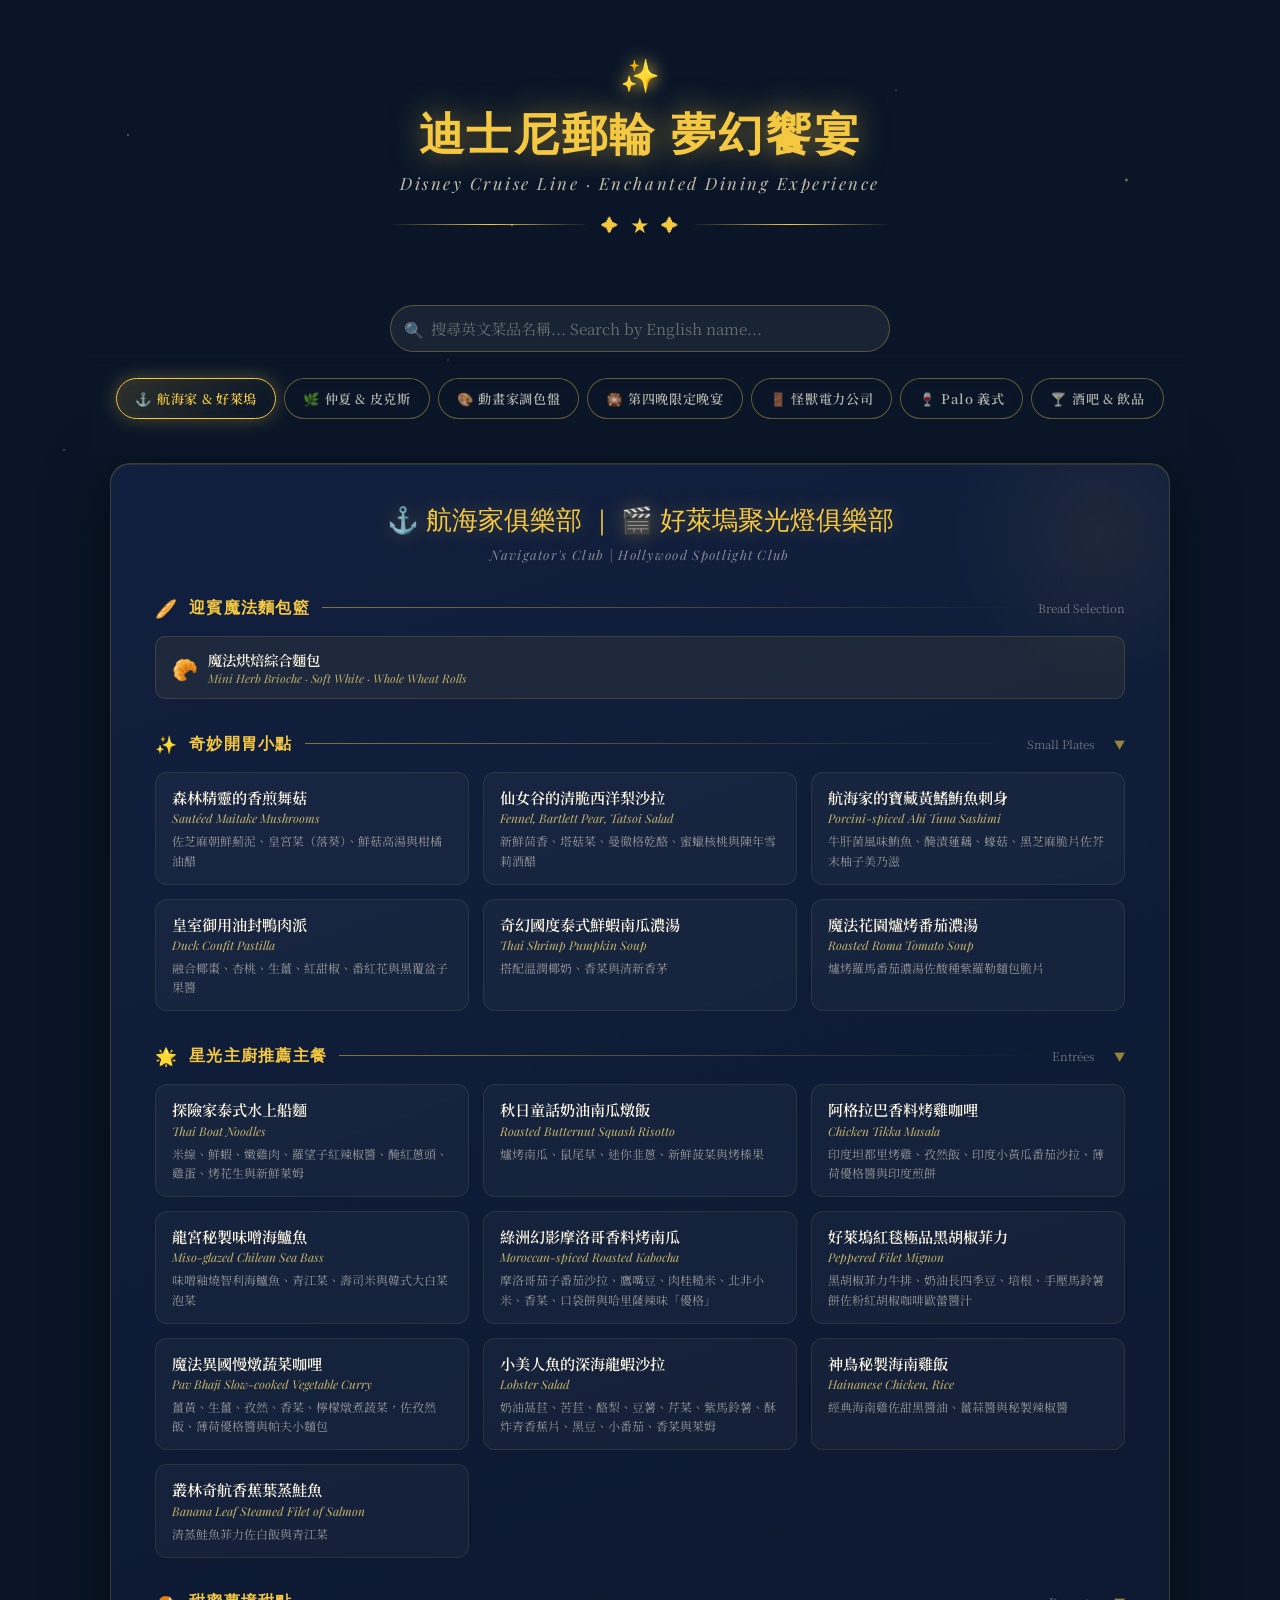
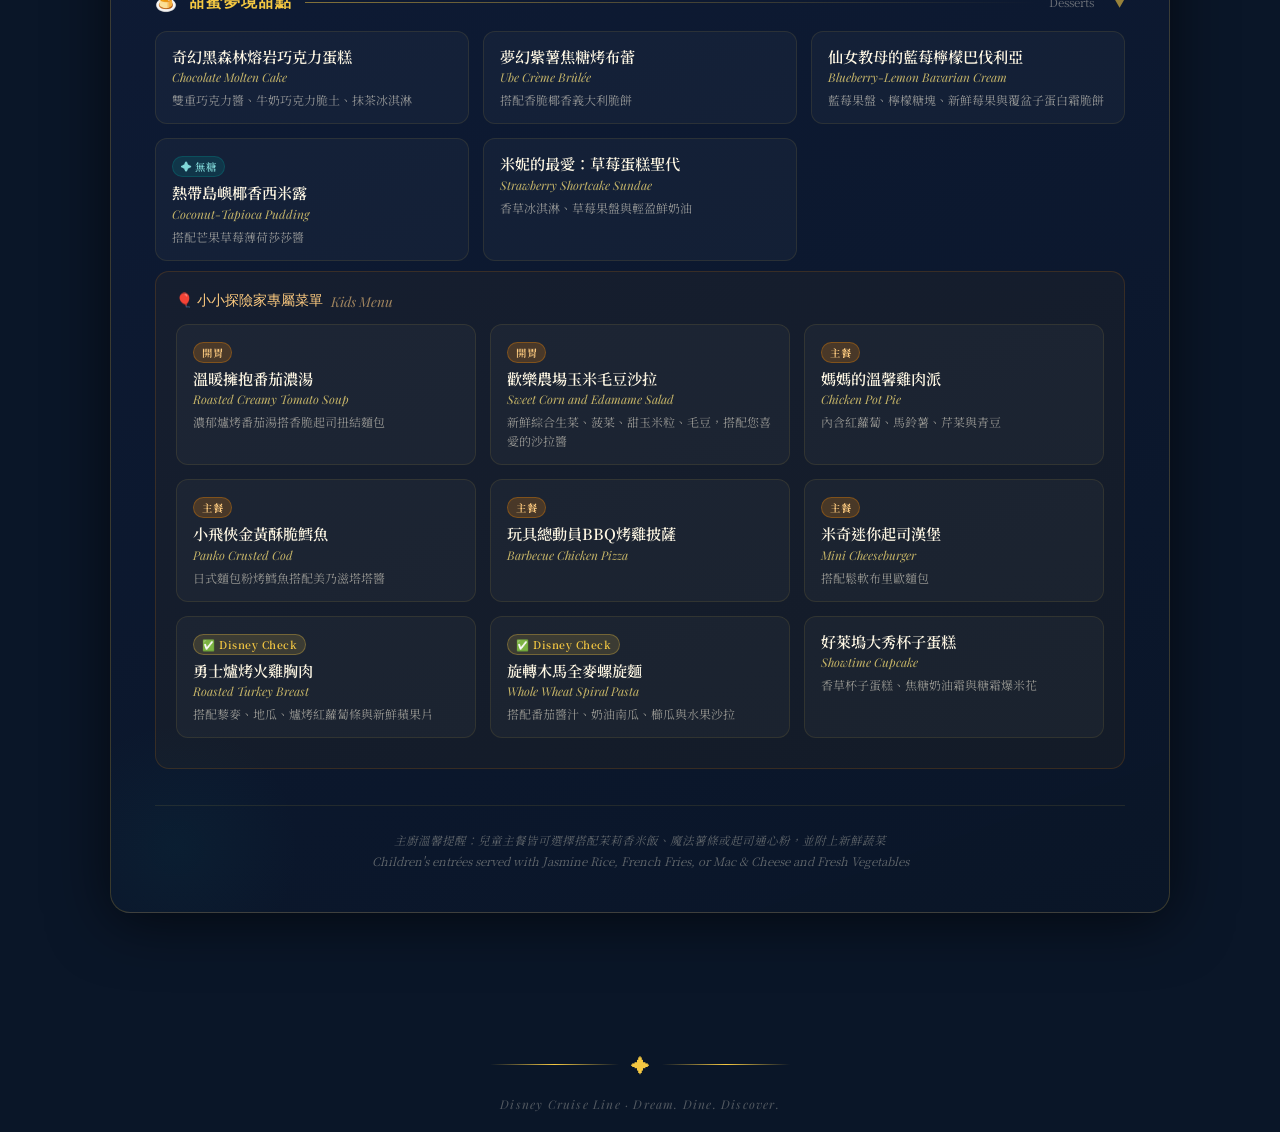
<file: index.html>
<!DOCTYPE html>
<html lang="zh-TW">
<head>
<meta charset="UTF-8">
<meta name="viewport" content="width=device-width, initial-scale=1.0">
<title>迪士尼郵輪 夢幻饗宴菜單</title>
<link href="https://fonts.googleapis.com/css2?family=Cinzel+Decorative:wght@400;700;900&family=Playfair+Display:ital,wght@0,400;0,600;1,400&family=Noto+Serif+TC:wght@300;400;600&display=swap" rel="stylesheet">
<style>
  :root {
    --gold: #F5C842;
    --gold-light: #FFE57A;
    --gold-dark: #C9932A;
    --navy: #0A1628;
    --navy-mid: #122040;
    --navy-light: #1A3060;
    --cream: #FDF6E3;
    --cream-dark: #F0E6C8;
    --red: #C8102E;
    --teal: #008B8B;
    --star: #FFD700;
  }

  * { margin: 0; padding: 0; box-sizing: border-box; }

  body {
    font-family: 'Noto Serif TC', serif;
    background: var(--navy);
    color: var(--cream);
    min-height: 100vh;
    overflow-x: hidden;
  }

  /* Starfield background */
  body::before {
    content: '';
    position: fixed;
    inset: 0;
    background-image:
      radial-gradient(1px 1px at 10% 15%, rgba(255,255,255,0.8) 0%, transparent 100%),
      radial-gradient(1px 1px at 25% 60%, rgba(255,255,255,0.6) 0%, transparent 100%),
      radial-gradient(1.5px 1.5px at 40% 25%, rgba(255,220,100,0.9) 0%, transparent 100%),
      radial-gradient(1px 1px at 55% 80%, rgba(255,255,255,0.7) 0%, transparent 100%),
      radial-gradient(1px 1px at 70% 10%, rgba(255,255,255,0.5) 0%, transparent 100%),
      radial-gradient(1.5px 1.5px at 80% 45%, rgba(255,220,100,0.8) 0%, transparent 100%),
      radial-gradient(1px 1px at 90% 70%, rgba(255,255,255,0.6) 0%, transparent 100%),
      radial-gradient(1px 1px at 15% 85%, rgba(255,255,255,0.4) 0%, transparent 100%),
      radial-gradient(1px 1px at 60% 50%, rgba(255,255,255,0.5) 0%, transparent 100%),
      radial-gradient(1px 1px at 35% 40%, rgba(255,255,255,0.7) 0%, transparent 100%),
      radial-gradient(1px 1px at 75% 90%, rgba(255,255,255,0.3) 0%, transparent 100%),
      radial-gradient(1px 1px at 5% 50%, rgba(255,255,255,0.6) 0%, transparent 100%),
      radial-gradient(2px 2px at 88% 20%, rgba(255,220,100,0.7) 0%, transparent 100%),
      radial-gradient(1px 1px at 48% 95%, rgba(255,255,255,0.4) 0%, transparent 100%);
    pointer-events: none;
    z-index: 0;
    animation: twinkle 6s ease-in-out infinite alternate;
  }

  @keyframes twinkle {
    0% { opacity: 0.6; }
    100% { opacity: 1; }
  }

  .page-wrapper {
    position: relative;
    z-index: 1;
    max-width: 1100px;
    margin: 0 auto;
    padding: 0 20px 60px;
  }

  /* ===== HEADER ===== */
  .site-header {
    text-align: center;
    padding: 50px 20px 30px;
    position: relative;
  }

  .magic-wand {
    font-size: 2rem;
    display: inline-block;
    animation: wand-sparkle 2s ease-in-out infinite;
    filter: drop-shadow(0 0 8px var(--gold));
  }

  @keyframes wand-sparkle {
    0%, 100% { transform: rotate(-10deg) scale(1); filter: drop-shadow(0 0 8px var(--gold)); }
    50% { transform: rotate(10deg) scale(1.15); filter: drop-shadow(0 0 18px var(--gold-light)); }
  }

  .site-header h1 {
    font-family: 'Cinzel Decorative', serif;
    font-size: clamp(1.6rem, 4vw, 2.8rem);
    color: var(--gold);
    text-shadow: 0 0 30px rgba(245,200,66,0.5), 2px 2px 0 var(--navy);
    letter-spacing: 0.06em;
    margin: 12px 0 6px;
    line-height: 1.3;
  }

  .site-header .subtitle {
    font-family: 'Playfair Display', serif;
    font-style: italic;
    color: var(--cream-dark);
    font-size: clamp(0.85rem, 2vw, 1.05rem);
    letter-spacing: 0.15em;
    opacity: 0.8;
  }

  .golden-divider {
    display: flex;
    align-items: center;
    gap: 12px;
    justify-content: center;
    margin: 18px auto;
    max-width: 500px;
  }

  .golden-divider span.line {
    flex: 1;
    height: 1px;
    background: linear-gradient(90deg, transparent, var(--gold), transparent);
  }

  .golden-divider span.star {
    color: var(--gold);
    font-size: 1.1rem;
    animation: spin-star 8s linear infinite;
  }

  @keyframes spin-star {
    from { transform: rotate(0deg); }
    to { transform: rotate(360deg); }
  }

  /* ===== TABS ===== */
  .tabs-nav {
    display: flex;
    justify-content: center;
    gap: 8px;
    flex-wrap: wrap;
    margin-bottom: 30px;
  }

  .tab-btn {
    font-family: 'Noto Serif TC', serif;
    font-size: 0.82rem;
    font-weight: 600;
    letter-spacing: 0.05em;
    padding: 10px 18px;
    border: 1.5px solid rgba(245,200,66,0.4);
    border-radius: 40px;
    background: rgba(10,22,40,0.7);
    color: rgba(253,246,227,0.7);
    cursor: pointer;
    transition: all 0.35s ease;
    backdrop-filter: blur(6px);
    position: relative;
    overflow: hidden;
  }

  .tab-btn::before {
    content: '';
    position: absolute;
    inset: 0;
    background: linear-gradient(135deg, rgba(245,200,66,0.15), transparent);
    opacity: 0;
    transition: opacity 0.35s;
  }

  .tab-btn:hover::before,
  .tab-btn.active::before { opacity: 1; }

  .tab-btn.active {
    border-color: var(--gold);
    color: var(--gold);
    box-shadow: 0 0 18px rgba(245,200,66,0.3), inset 0 0 12px rgba(245,200,66,0.05);
  }

  .tab-btn .tab-icon { margin-right: 5px; }

  /* ===== PANEL ===== */
  .tab-panel {
    display: none;
    animation: fadeInPanel 0.5s ease forwards;
  }

  .tab-panel.active { display: block; }

  @keyframes fadeInPanel {
    from { opacity: 0; transform: translateY(12px); }
    to { opacity: 1; transform: translateY(0); }
  }

  /* ===== MENU CARD ===== */
  .menu-card {
    background: linear-gradient(160deg, rgba(18,32,64,0.95) 0%, rgba(10,22,40,0.98) 100%);
    border: 1px solid rgba(245,200,66,0.2);
    border-radius: 20px;
    padding: 40px 44px;
    box-shadow: 0 8px 60px rgba(0,0,0,0.6), inset 0 1px 0 rgba(245,200,66,0.1);
    position: relative;
    overflow: hidden;
  }

  .menu-card::before {
    content: '';
    position: absolute;
    top: -80px; right: -80px;
    width: 300px; height: 300px;
    border-radius: 50%;
    background: radial-gradient(circle, rgba(245,200,66,0.06) 0%, transparent 70%);
    pointer-events: none;
  }

  .menu-card::after {
    content: '';
    position: absolute;
    bottom: -60px; left: -60px;
    width: 250px; height: 250px;
    border-radius: 50%;
    background: radial-gradient(circle, rgba(0,139,139,0.06) 0%, transparent 70%);
    pointer-events: none;
  }

  .restaurant-title {
    font-family: 'Cinzel Decorative', serif;
    font-size: clamp(1.1rem, 2.5vw, 1.6rem);
    color: var(--gold);
    text-align: center;
    margin-bottom: 6px;
    line-height: 1.4;
    text-shadow: 0 0 20px rgba(245,200,66,0.3);
  }

  .restaurant-en {
    font-family: 'Playfair Display', serif;
    font-style: italic;
    color: rgba(253,246,227,0.5);
    font-size: 0.82rem;
    text-align: center;
    letter-spacing: 0.1em;
    margin-bottom: 28px;
  }

  /* ===== SECTION HEADERS ===== */
  .section-header {
    display: flex;
    align-items: center;
    gap: 12px;
    margin: 32px 0 16px;
  }

  .section-header h2 {
    font-family: 'Cinzel Decorative', serif;
    font-size: clamp(0.78rem, 1.8vw, 1rem);
    color: var(--gold);
    letter-spacing: 0.08em;
    white-space: nowrap;
  }

  .section-header .sec-line {
    flex: 1;
    height: 1px;
    background: linear-gradient(90deg, rgba(245,200,66,0.5), transparent);
  }

  .section-icon { font-size: 1.1rem; }

  /* ===== MENU ITEMS ===== */
  .menu-grid {
    display: grid;
    grid-template-columns: repeat(auto-fill, minmax(280px, 1fr));
    gap: 14px;
    margin-bottom: 10px;
  }

  .menu-item {
    background: rgba(255,255,255,0.03);
    border: 1px solid rgba(245,200,66,0.1);
    border-radius: 12px;
    padding: 14px 16px;
    transition: all 0.3s ease;
    cursor: default;
  }

  @media (hover: hover) {
    .menu-item:hover {
      background: rgba(245,200,66,0.06);
      border-color: rgba(245,200,66,0.3);
      transform: translateY(-2px);
      box-shadow: 0 6px 20px rgba(0,0,0,0.3);
    }
  }

  .menu-item:active {
    background: rgba(245,200,66,0.08);
    border-color: rgba(245,200,66,0.25);
  }

  .item-name-zh {
    font-size: 0.95rem;
    font-weight: 600;
    color: var(--cream);
    margin-bottom: 2px;
    line-height: 1.4;
  }

  .item-name-en {
    font-family: 'Playfair Display', serif;
    font-style: italic;
    font-size: 0.75rem;
    color: var(--gold-light);
    opacity: 0.75;
    margin-bottom: 5px;
  }

  .item-desc {
    font-size: 0.75rem;
    color: rgba(253,246,227,0.55);
    line-height: 1.6;
  }

  /* Note tags */
  .note-tag {
    display: inline-block;
    font-size: 0.65rem;
    padding: 2px 8px;
    border-radius: 20px;
    margin-bottom: 5px;
    font-weight: 600;
    letter-spacing: 0.05em;
  }

  .note-tag.pork { background: rgba(200,16,46,0.2); color: #ff8098; border: 1px solid rgba(200,16,46,0.3); }
  .note-tag.veg { background: rgba(50,180,80,0.15); color: #90e0a0; border: 1px solid rgba(50,180,80,0.3); }
  .note-tag.no-sugar { background: rgba(0,139,139,0.2); color: #80d8d8; border: 1px solid rgba(0,139,139,0.3); }
  .note-tag.kids { background: rgba(255,140,0,0.2); color: #ffcc80; border: 1px solid rgba(255,140,0,0.3); }
  .note-tag.disney-check { background: rgba(245,200,66,0.15); color: var(--gold); border: 1px solid rgba(245,200,66,0.3); }

  /* Bread section special */
  .bread-row {
    display: flex;
    align-items: center;
    gap: 10px;
    background: rgba(245,200,66,0.06);
    border: 1px solid rgba(245,200,66,0.15);
    border-radius: 10px;
    padding: 12px 16px;
    margin-bottom: 6px;
  }

  .bread-icon { font-size: 1.3rem; }

  .bread-info .name { font-size: 0.9rem; font-weight: 600; color: var(--cream); }
  .bread-info .en { font-family: 'Playfair Display', serif; font-style: italic; font-size: 0.73rem; color: var(--gold-light); opacity: 0.7; }

  /* Kids section */
  .kids-section {
    background: rgba(255,140,0,0.04);
    border: 1px solid rgba(255,140,0,0.15);
    border-radius: 14px;
    padding: 20px;
    margin-top: 10px;
  }

  .kids-header {
    font-family: 'Cinzel Decorative', serif;
    font-size: 0.85rem;
    color: #ffcc80;
    margin-bottom: 14px;
    display: flex;
    align-items: center;
    gap: 8px;
  }

  /* Footer note */
  .menu-footer {
    text-align: center;
    margin-top: 36px;
    padding-top: 24px;
    border-top: 1px solid rgba(245,200,66,0.1);
  }

  .menu-footer p {
    font-size: 0.72rem;
    color: rgba(253,246,227,0.35);
    line-height: 1.8;
    font-style: italic;
  }

  /* Collapsible sections */
  .section-toggle {
    cursor: pointer;
    -webkit-tap-highlight-color: transparent;
    user-select: none;
  }

  .section-toggle .toggle-arrow {
    font-size: 0.7rem;
    color: var(--gold);
    opacity: 0.6;
    transition: transform 0.3s ease;
    margin-left: auto;
    padding-left: 8px;
  }

  .section-toggle.collapsed .toggle-arrow {
    transform: rotate(-90deg);
  }

  .section-content {
    max-height: 5000px;
    overflow: hidden;
    transition: max-height 0.4s ease, opacity 0.3s ease;
    opacity: 1;
  }

  .section-content.collapsed {
    max-height: 0;
    opacity: 0;
  }

  /* Back to top button */
  .back-to-top {
    display: none;
    position: fixed;
    bottom: 24px;
    right: 20px;
    z-index: 200;
    width: 44px;
    height: 44px;
    border-radius: 50%;
    border: 1.5px solid rgba(245,200,66,0.5);
    background: rgba(10,22,40,0.9);
    color: var(--gold);
    font-size: 1.2rem;
    cursor: pointer;
    backdrop-filter: blur(8px);
    box-shadow: 0 4px 16px rgba(0,0,0,0.4);
    transition: all 0.3s ease;
    align-items: center;
    justify-content: center;
  }

  .back-to-top.visible {
    display: flex;
  }

  /* Sticky tabs for mobile */
  .tabs-nav-wrapper {
    position: sticky;
    top: 0;
    z-index: 100;
    background: linear-gradient(180deg, var(--navy) 0%, var(--navy) 85%, transparent 100%);
    padding: 10px 0 14px;
    margin: 0 -20px;
    padding-left: 20px;
    padding-right: 20px;
  }

  /* Responsive */
  @media (max-width: 600px) {
    html { font-size: 16px; -webkit-text-size-adjust: 100%; }

    .page-wrapper { padding: 0 10px 40px; }

    .site-header { padding: 24px 10px 14px; }
    .site-header h1 { font-size: 1.35rem; }
    .site-header .subtitle { font-size: 0.78rem; letter-spacing: 0.08em; }
    .golden-divider { margin: 10px auto; }

    .tabs-nav-wrapper {
      margin: 0 -10px;
      padding: 8px 0 10px;
      overflow-x: auto;
      -webkit-overflow-scrolling: touch;
      scrollbar-width: none;
    }
    .tabs-nav-wrapper::-webkit-scrollbar { display: none; }

    .tabs-nav {
      flex-wrap: nowrap;
      justify-content: flex-start;
      gap: 8px;
      padding: 0 10px;
      min-width: max-content;
    }

    .tab-btn {
      font-size: 0.82rem;
      padding: 10px 16px;
      white-space: nowrap;
      min-height: 44px;
      display: flex;
      align-items: center;
    }

    .menu-card {
      padding: 18px 12px;
      border-radius: 14px;
      border: none;
      box-shadow: 0 4px 30px rgba(0,0,0,0.4);
    }

    .menu-grid { grid-template-columns: 1fr; gap: 8px; }

    .menu-item {
      padding: 12px 14px;
      border-radius: 10px;
    }
    .item-name-zh { font-size: 1rem; margin-bottom: 1px; }
    .item-name-en { font-size: 0.78rem; margin-bottom: 4px; }
    .item-desc { font-size: 0.8rem; line-height: 1.7; color: rgba(253,246,227,0.6); }

    .restaurant-title { font-size: 1.05rem; margin-bottom: 4px; }
    .restaurant-en { font-size: 0.75rem; margin-bottom: 20px; }

    .section-header {
      margin: 24px 0 12px;
      padding: 8px 0;
      border-bottom: 1px solid rgba(245,200,66,0.15);
    }
    .section-header h2 { font-size: 0.88rem; }
    .section-header .sec-line { display: none; }
    .section-header small:not(.price-tag) { display: none; }

    .bread-row { padding: 10px 12px; }
    .kids-section { padding: 14px 10px; border-radius: 10px; }
    .kids-header { font-size: 0.9rem; }

    .note-tag { font-size: 0.68rem; padding: 3px 10px; }

    .menu-footer { margin-top: 24px; padding-top: 16px; }
    .menu-footer p { font-size: 0.78rem; }

    .back-to-top { bottom: 20px; right: 16px; }
  }

  /* Sparkle animation on hover for items */
  @keyframes shimmer {
    0% { background-position: -200% center; }
    100% { background-position: 200% center; }
  }

  .section-divider {
    display: flex;
    align-items: center;
    gap: 8px;
    margin: 8px 0 14px;
    opacity: 0.5;
  }
  .section-divider span { flex:1; height:1px; background: rgba(245,200,66,0.3); }
  .section-divider i { font-size: 0.6rem; color: var(--gold); }

  /* ===== PRICE TAG ===== */
  .item-price {
    font-family: 'Playfair Display', serif;
    font-size: 0.82rem;
    font-weight: 600;
    color: var(--gold);
    margin-top: 4px;
    letter-spacing: 0.03em;
  }

  /* ===== SUB-TABS (within a tab panel) ===== */
  .sub-tabs {
    display: flex;
    gap: 6px;
    flex-wrap: wrap;
    justify-content: center;
    margin-bottom: 24px;
  }

  .sub-tab-btn {
    font-family: 'Noto Serif TC', serif;
    font-size: 0.75rem;
    font-weight: 600;
    padding: 7px 14px;
    border: 1px solid rgba(245,200,66,0.3);
    border-radius: 24px;
    background: rgba(10,22,40,0.6);
    color: rgba(253,246,227,0.6);
    cursor: pointer;
    transition: all 0.3s ease;
    white-space: nowrap;
  }

  .sub-tab-btn.active {
    border-color: var(--gold);
    color: var(--gold);
    background: rgba(245,200,66,0.1);
  }

  .sub-panel { display: none; }
  .sub-panel.active { display: block; }

  /* Price note / set menu banner */
  .set-price-banner {
    text-align: center;
    padding: 12px 16px;
    background: rgba(245,200,66,0.08);
    border: 1px solid rgba(245,200,66,0.2);
    border-radius: 12px;
    margin-bottom: 20px;
  }

  .set-price-banner .price-main {
    font-family: 'Cinzel Decorative', serif;
    font-size: 1.1rem;
    color: var(--gold);
  }

  .set-price-banner .price-note {
    font-size: 0.75rem;
    color: rgba(253,246,227,0.5);
    margin-top: 4px;
    line-height: 1.5;
  }

  /* Pairing options */
  .pairing-grid {
    display: grid;
    grid-template-columns: repeat(auto-fill, minmax(200px, 1fr));
    gap: 10px;
    margin-bottom: 20px;
  }

  .pairing-card {
    background: rgba(139,69,19,0.08);
    border: 1px solid rgba(245,200,66,0.15);
    border-radius: 10px;
    padding: 12px 14px;
    text-align: center;
  }

  .pairing-card .pairing-name { font-size: 0.85rem; font-weight: 600; color: var(--cream); margin-bottom: 2px; }
  .pairing-card .pairing-en { font-family: 'Playfair Display', serif; font-style: italic; font-size: 0.72rem; color: var(--gold-light); opacity: 0.7; margin-bottom: 4px; }
  .pairing-card .pairing-price { font-family: 'Playfair Display', serif; font-size: 0.82rem; color: var(--gold); font-weight: 600; }

  /* Sauce list inline */
  .sauce-list {
    font-size: 0.8rem;
    color: rgba(253,246,227,0.6);
    line-height: 1.8;
    padding: 10px 14px;
    background: rgba(245,200,66,0.04);
    border-radius: 10px;
    margin-bottom: 10px;
  }

  /* ===== SEARCH BAR ===== */
  .search-wrapper {
    position: sticky;
    top: 0;
    z-index: 1001;
    background: linear-gradient(180deg, var(--navy) 0%, var(--navy) 80%, transparent 100%);
    padding: 20px 0 16px;
    margin: 0 -20px;
    padding-left: 20px;
    padding-right: 20px;
  }

  .search-container {
    max-width: 500px;
    margin: 0 auto;
    position: relative;
  }

  .search-input {
    width: 100%;
    padding: 12px 16px 12px 40px;
    font-family: 'Noto Serif TC', serif;
    font-size: 0.95rem;
    background: rgba(253,246,227,0.06);
    border: 1.5px solid rgba(245,200,66,0.3);
    border-radius: 25px;
    color: var(--cream);
    transition: all 0.3s ease;
    box-shadow: inset 0 0 0 0 rgba(245,200,66,0.1);
  }

  .search-input::placeholder {
    color: rgba(253,246,227,0.35);
  }

  .search-input:focus {
    outline: none;
    border-color: var(--gold);
    background: rgba(253,246,227,0.1);
    box-shadow: 0 0 20px rgba(245,200,66,0.2), inset 0 0 0 3px rgba(245,200,66,0.05);
  }

  .search-icon {
    position: absolute;
    left: 14px;
    top: 50%;
    transform: translateY(-50%);
    color: var(--gold);
    opacity: 0.6;
    pointer-events: none;
  }

  .search-wrapper-inner {
    position: relative;
  }

  /* Search Results */
  .search-results-panel {
    display: none;
    position: absolute;
    top: 100%;
    left: 0;
    right: 0;
    width: 100%;
    max-height: 70vh;
    overflow-y: auto;
    background: linear-gradient(160deg, rgba(18,32,64,0.98) 0%, rgba(10,22,40,0.98) 100%);
    border: 1.5px solid rgba(245,200,66,0.4);
    border-radius: 20px;
    padding: 24px;
    box-shadow: 0 12px 60px rgba(0,0,0,0.8), inset 0 1px 0 rgba(245,200,66,0.15);
    z-index: 1000;
    margin-top: 4px;
    opacity: 0;
    visibility: hidden;
    transition: opacity 0.3s ease, visibility 0.3s ease;
  }

  .search-results-panel.active {
    display: block;
    opacity: 1;
    visibility: visible;
  }

  .search-results-header {
    font-family: 'Cinzel Decorative', serif;
    font-size: 1.2rem;
    color: var(--gold);
    margin-bottom: 16px;
    display: flex;
    align-items: center;
    justify-content: space-between;
  }

  .search-results-count {
    font-size: 0.85rem;
    color: rgba(253,246,227,0.6);
    font-family: 'Noto Serif TC', serif;
  }

  .search-result-item {
    background: rgba(255,255,255,0.03);
    border: 1px solid rgba(245,200,66,0.15);
    border-radius: 12px;
    padding: 16px;
    margin-bottom: 12px;
    transition: all 0.3s ease;
    cursor: pointer;
  }

  .search-result-item:hover {
    background: rgba(245,200,66,0.08);
    border-color: rgba(245,200,66,0.3);
    transform: translateX(4px);
  }

  .search-result-restaurant {
    font-family: 'Cinzel Decorative', serif;
    font-size: 0.95rem;
    color: var(--gold);
    margin-bottom: 6px;
  }

  .search-result-en {
    font-family: 'Playfair Display', serif;
    font-style: italic;
    font-size: 0.87rem;
    color: var(--gold-light);
    opacity: 0.8;
    margin-bottom: 4px;
  }

  .search-result-zh {
    font-size: 0.9rem;
    color: var(--cream);
    margin-bottom: 4px;
    font-weight: 500;
  }

  .search-result-desc {
    font-size: 0.8rem;
    color: rgba(253,246,227,0.55);
    line-height: 1.5;
  }

  .search-no-results {
    text-align: center;
    padding: 32px 20px;
    color: rgba(253,246,227,0.5);
  }

  .search-no-results-icon {
    font-size: 2rem;
    margin-bottom: 12px;
  }

  .search-close-btn {
    background: none;
    border: none;
    color: rgba(253,246,227,0.5);
    font-size: 1.5rem;
    cursor: pointer;
    padding: 0;
    width: 28px;
    height: 28px;
    display: flex;
    align-items: center;
    justify-content: center;
    transition: all 0.3s ease;
  }

  .search-close-btn:hover {
    color: var(--gold);
    transform: scale(1.1);
  }

  @media (max-width: 600px) {
    .search-wrapper {
      padding: 12px 0 10px;
      margin: 0 -10px;
      padding-left: 10px;
      padding-right: 10px;
    }

    .search-results-panel {
      top: 100%;
      left: 50%;
      transform: translateX(-50%);
      width: 100%;
      max-height: 60vh;
      padding: 16px;
      margin-top: 8px;
    }

    .search-input {
      font-size: 0.88rem;
      padding: 10px 14px 10px 36px;
    }

    .search-icon {
      left: 12px;
    }

    .search-result-item {
      padding: 12px;
      margin-bottom: 10px;
    }

    .search-result-restaurant {
      font-size: 0.88rem;
    }

    .search-result-en {
      font-size: 0.8rem;
    }

    .search-result-zh {
      font-size: 0.85rem;
    }

    .sub-tabs { gap: 6px; }
    .sub-tab-btn { font-size: 0.75rem; padding: 8px 12px; min-height: 38px; }
    .pairing-grid { grid-template-columns: 1fr; }
    .set-price-banner .price-main { font-size: 1rem; }
  }
</style>
</head>
<body>
<div class="page-wrapper">

  <!-- HEADER -->
  <header class="site-header">
    <div class="magic-wand">✨</div>
    <h1>迪士尼郵輪 夢幻饗宴</h1>
    <p class="subtitle">Disney Cruise Line · Enchanted Dining Experience</p>
    <div class="golden-divider">
      <span class="line"></span>
      <span class="star">✦</span>
      <span class="star" style="animation-delay:1s">★</span>
      <span class="star" style="animation-delay:2s">✦</span>
      <span class="line"></span>
    </div>
  </header>

  <!-- SEARCH BAR -->
  <div class="search-wrapper">
    <div class="search-container">
      <div class="search-wrapper-inner">
        <span class="search-icon">🔍</span>
        <input type="text" id="searchInput" class="search-input" placeholder="搜尋英文菜品名稱... Search by English name...">
      </div>
      <!-- SEARCH RESULTS PANEL -->
      <div class="search-results-panel" id="searchResultsPanel">
        <div class="search-results-header">
          <span>🔎 搜尋結果</span>
          <button class="search-close-btn" onclick="closeSearchResults()">✕</button>
        </div>
        <div id="searchResultsContainer"></div>
      </div>
    </div>
  </div>

  <!-- TABS NAV -->
  <div class="tabs-nav-wrapper">
  <nav class="tabs-nav">
    <button class="tab-btn active" onclick="switchTab('nav')" data-tab="nav">
      <span class="tab-icon">⚓</span>航海家 &amp; 好萊塢
    </button>
    <button class="tab-btn" onclick="switchTab('pixar')" data-tab="pixar">
      <span class="tab-icon">🌿</span>仲夏 &amp; 皮克斯
    </button>
    <button class="tab-btn" onclick="switchTab('animator')" data-tab="animator">
      <span class="tab-icon">🎨</span>動畫家調色盤
    </button>
    <button class="tab-btn" onclick="switchTab('night4')" data-tab="night4">
      <span class="tab-icon">🎇</span>第四晚限定晚宴
    </button>
    <button class="tab-btn" onclick="switchTab('sulley')" data-tab="sulley">
      <span class="tab-icon">🚪</span>怪獸電力公司
    </button>
    <button class="tab-btn" onclick="switchTab('palo')" data-tab="palo">
      <span class="tab-icon">🍷</span>Palo 義式
    </button>
    <button class="tab-btn" onclick="switchTab('bev')" data-tab="bev">
      <span class="tab-icon">🍸</span>酒吧 &amp; 飲品
    </button>
  </nav>
  </div>

  <!-- ===== TAB 1: Navigator + Hollywood ===== -->
  <div class="tab-panel active" id="tab-nav">
    <div class="menu-card">
      <div class="restaurant-title">⚓ 航海家俱樂部 ｜ 🎬 好萊塢聚光燈俱樂部</div>
      <div class="restaurant-en">Navigator's Club | Hollywood Spotlight Club</div>

      <!-- Bread -->
      <div class="section-header">
        <span class="section-icon">🥖</span>
        <h2>迎賓魔法麵包籃</h2>
        <span class="sec-line"></span>
        <small style="color:rgba(253,246,227,0.4);font-size:0.72rem">Bread Selection</small>
      </div>
      <div class="bread-row">
        <span class="bread-icon">🥐</span>
        <div class="bread-info">
          <div class="name">魔法烘焙綜合麵包</div>
          <div class="en">Mini Herb Brioche · Soft White · Whole Wheat Rolls</div>
        </div>
      </div>

      <!-- Small Plates -->
      <div class="section-header section-toggle">
        <span class="section-icon">✨</span>
        <h2>奇妙開胃小點</h2>
        <span class="sec-line"></span>
        <small style="color:rgba(253,246,227,0.4);font-size:0.72rem">Small Plates</small>
        <span class="toggle-arrow">▼</span>
      </div>
      <div class="menu-grid section-content">
        <div class="menu-item">
          <div class="item-name-zh">森林精靈的香煎舞菇</div>
          <div class="item-name-en">Sautéed Maitake Mushrooms</div>
          <div class="item-desc">佐芝麻朝鮮薊泥、皇宮菜（落葵）、鮮菇高湯與柑橘油醋</div>
        </div>
        <div class="menu-item">
          <div class="item-name-zh">仙女谷的清脆西洋梨沙拉</div>
          <div class="item-name-en">Fennel, Bartlett Pear, Tatsoi Salad</div>
          <div class="item-desc">新鮮茴香、塔菇菜、曼徹格乾酪、蜜蠟核桃與陳年雪莉酒醋</div>
        </div>
        <div class="menu-item">
          <div class="item-name-zh">航海家的寶藏黃鰭鮪魚刺身</div>
          <div class="item-name-en">Porcini-spiced Ahi Tuna Sashimi</div>
          <div class="item-desc">牛肝菌風味鮪魚、醃漬蓮藕、蠔菇、黑芝麻脆片佐芥末柚子美乃滋</div>
        </div>
        <div class="menu-item">
          <div class="item-name-zh">皇室御用油封鴨肉派</div>
          <div class="item-name-en">Duck Confit Pastilla</div>
          <div class="item-desc">融合椰棗、杏桃、生薑、紅甜椒、番紅花與黑覆盆子果醬</div>
        </div>
        <div class="menu-item">
          <div class="item-name-zh">奇幻國度泰式鮮蝦南瓜濃湯</div>
          <div class="item-name-en">Thai Shrimp Pumpkin Soup</div>
          <div class="item-desc">搭配溫潤椰奶、香菜與清新香茅</div>
        </div>
        <div class="menu-item">
          <div class="item-name-zh">魔法花園爐烤番茄濃湯</div>
          <div class="item-name-en">Roasted Roma Tomato Soup</div>
          <div class="item-desc">爐烤羅馬番茄濃湯佐酸種紫羅勒麵包脆片</div>
        </div>
      </div>

      <!-- Entrées -->
      <div class="section-header section-toggle">
        <span class="section-icon">🌟</span>
        <h2>星光主廚推薦主餐</h2>
        <span class="sec-line"></span>
        <small style="color:rgba(253,246,227,0.4);font-size:0.72rem">Entrées</small>
        <span class="toggle-arrow">▼</span>
      </div>
      <div class="menu-grid section-content">
        <div class="menu-item">
          <div class="item-name-zh">探險家泰式水上船麵</div>
          <div class="item-name-en">Thai Boat Noodles</div>
          <div class="item-desc">米線、鮮蝦、嫩雞肉、羅望子紅辣椒醬、醃紅蔥頭、雞蛋、烤花生與新鮮萊姆</div>
        </div>
        <div class="menu-item">
          <div class="item-name-zh">秋日童話奶油南瓜燉飯</div>
          <div class="item-name-en">Roasted Butternut Squash Risotto</div>
          <div class="item-desc">爐烤南瓜、鼠尾草、迷你韭蔥、新鮮菠菜與烤榛果</div>
        </div>
        <div class="menu-item">
          <div class="item-name-zh">阿格拉巴香料烤雞咖哩</div>
          <div class="item-name-en">Chicken Tikka Masala</div>
          <div class="item-desc">印度坦都里烤雞、孜然飯、印度小黃瓜番茄沙拉、薄荷優格醬與印度煎餅</div>
        </div>
        <div class="menu-item">
          <div class="item-name-zh">龍宮秘製味噌海鱸魚</div>
          <div class="item-name-en">Miso-glazed Chilean Sea Bass</div>
          <div class="item-desc">味噌釉燒智利海鱸魚、青江菜、壽司米與韓式大白菜泡菜</div>
        </div>
        <div class="menu-item">
          <div class="item-name-zh">綠洲幻影摩洛哥香料烤南瓜</div>
          <div class="item-name-en">Moroccan-spiced Roasted Kabocha</div>
          <div class="item-desc">摩洛哥茄子番茄沙拉、鷹嘴豆、肉桂糙米、北非小米、香菜、口袋餅與哈里薩辣味「優格」</div>
        </div>
        <div class="menu-item">
          <div class="item-name-zh">好萊塢紅毯極品黑胡椒菲力</div>
          <div class="item-name-en">Peppered Filet Mignon</div>
          <div class="item-desc">黑胡椒菲力牛排、奶油長四季豆、培根、手壓馬鈴薯餅佐粉紅胡椒咖啡歐蕾醬汁</div>
        </div>
        <div class="menu-item">
          <div class="item-name-zh">魔法異國慢燉蔬菜咖哩</div>
          <div class="item-name-en">Pav Bhaji Slow-cooked Vegetable Curry</div>
          <div class="item-desc">薑黃、生薑、孜然、香菜、檸檬燉煮蔬菜，佐孜然飯、薄荷優格醬與帕夫小麵包</div>
        </div>
        <div class="menu-item">
          <div class="item-name-zh">小美人魚的深海龍蝦沙拉</div>
          <div class="item-name-en">Lobster Salad</div>
          <div class="item-desc">奶油萵苣、苦苣、酪梨、豆薯、芹菜、紫馬鈴薯、酥炸青香蕉片、黑豆、小番茄、香菜與萊姆</div>
        </div>
        <div class="menu-item">
          <div class="item-name-zh">神鳥秘製海南雞飯</div>
          <div class="item-name-en">Hainanese Chicken, Rice</div>
          <div class="item-desc">經典海南雞佐甜黑醬油、薑蒜醬與秘製辣椒醬</div>
        </div>
        <div class="menu-item">
          <div class="item-name-zh">叢林奇航香蕉葉蒸鮭魚</div>
          <div class="item-name-en">Banana Leaf Steamed Filet of Salmon</div>
          <div class="item-desc">清蒸鮭魚菲力佐白飯與青江菜</div>
        </div>
      </div>

      <!-- Desserts -->
      <div class="section-header section-toggle">
        <span class="section-icon">🍮</span>
        <h2>甜蜜夢境甜點</h2>
        <span class="sec-line"></span>
        <small style="color:rgba(253,246,227,0.4);font-size:0.72rem">Desserts</small>
        <span class="toggle-arrow">▼</span>
      </div>
      <div class="menu-grid section-content">
        <div class="menu-item">
          <div class="item-name-zh">奇幻黑森林熔岩巧克力蛋糕</div>
          <div class="item-name-en">Chocolate Molten Cake</div>
          <div class="item-desc">雙重巧克力醬、牛奶巧克力脆土、抹茶冰淇淋</div>
        </div>
        <div class="menu-item">
          <div class="item-name-zh">夢幻紫薯焦糖烤布蕾</div>
          <div class="item-name-en">Ube Crème Brûlée</div>
          <div class="item-desc">搭配香脆椰香義大利脆餅</div>
        </div>
        <div class="menu-item">
          <div class="item-name-zh">仙女教母的藍莓檸檬巴伐利亞</div>
          <div class="item-name-en">Blueberry-Lemon Bavarian Cream</div>
          <div class="item-desc">藍莓果盤、檸檬糖塊、新鮮莓果與覆盆子蛋白霜脆餅</div>
        </div>
        <div class="menu-item">
          <span class="note-tag no-sugar">✦ 無糖</span>
          <div class="item-name-zh">熱帶島嶼椰香西米露</div>
          <div class="item-name-en">Coconut-Tapioca Pudding</div>
          <div class="item-desc">搭配芒果草莓薄荷莎莎醬</div>
        </div>
        <div class="menu-item">
          <div class="item-name-zh">米妮的最愛：草莓蛋糕聖代</div>
          <div class="item-name-en">Strawberry Shortcake Sundae</div>
          <div class="item-desc">香草冰淇淋、草莓果盤與輕盈鮮奶油</div>
        </div>
      </div>

      <!-- Kids -->
      <div class="kids-section">
        <div class="kids-header">🎈 小小探險家專屬菜單 <span style="font-family:'Playfair Display';font-style:italic;font-weight:400;color:rgba(255,204,128,0.6)">Kids Menu</span></div>
        <div class="menu-grid">
          <div class="menu-item">
            <span class="note-tag kids">開胃</span>
            <div class="item-name-zh">溫暖擁抱番茄濃湯</div>
            <div class="item-name-en">Roasted Creamy Tomato Soup</div>
            <div class="item-desc">濃郁爐烤番茄湯搭香脆起司扭結麵包</div>
          </div>
          <div class="menu-item">
            <span class="note-tag kids">開胃</span>
            <div class="item-name-zh">歡樂農場玉米毛豆沙拉</div>
            <div class="item-name-en">Sweet Corn and Edamame Salad</div>
            <div class="item-desc">新鮮綜合生菜、菠菜、甜玉米粒、毛豆，搭配您喜愛的沙拉醬</div>
          </div>
          <div class="menu-item">
            <span class="note-tag kids">主餐</span>
            <div class="item-name-zh">媽媽的溫馨雞肉派</div>
            <div class="item-name-en">Chicken Pot Pie</div>
            <div class="item-desc">內含紅蘿蔔、馬鈴薯、芹菜與青豆</div>
          </div>
          <div class="menu-item">
            <span class="note-tag kids">主餐</span>
            <div class="item-name-zh">小飛俠金黃酥脆鱈魚</div>
            <div class="item-name-en">Panko Crusted Cod</div>
            <div class="item-desc">日式麵包粉烤鱈魚搭配美乃滋塔塔醬</div>
          </div>
          <div class="menu-item">
            <span class="note-tag kids">主餐</span>
            <div class="item-name-zh">玩具總動員BBQ烤雞披薩</div>
            <div class="item-name-en">Barbecue Chicken Pizza</div>
          </div>
          <div class="menu-item">
            <span class="note-tag kids">主餐</span>
            <div class="item-name-zh">米奇迷你起司漢堡</div>
            <div class="item-name-en">Mini Cheeseburger</div>
            <div class="item-desc">搭配鬆軟布里歐麵包</div>
          </div>
          <div class="menu-item">
            <span class="note-tag disney-check">✅ Disney Check</span>
            <div class="item-name-zh">勇士爐烤火雞胸肉</div>
            <div class="item-name-en">Roasted Turkey Breast</div>
            <div class="item-desc">搭配藜麥、地瓜、爐烤紅蘿蔔條與新鮮蘋果片</div>
          </div>
          <div class="menu-item">
            <span class="note-tag disney-check">✅ Disney Check</span>
            <div class="item-name-zh">旋轉木馬全麥螺旋麵</div>
            <div class="item-name-en">Whole Wheat Spiral Pasta</div>
            <div class="item-desc">搭配番茄醬汁、奶油南瓜、櫛瓜與水果沙拉</div>
          </div>
          <div class="menu-item">
            <div class="item-name-zh">好萊塢大秀杯子蛋糕</div>
            <div class="item-name-en">Showtime Cupcake</div>
            <div class="item-desc">香草杯子蛋糕、焦糖奶油霜與糖霜爆米花</div>
          </div>
        </div>
      </div>

      <div class="menu-footer">
        <p>主廚溫馨提醒：兒童主餐皆可選擇搭配茉莉香米飯、魔法薯條或起司通心粉，並附上新鮮蔬菜<br>
        Children's entrées served with Jasmine Rice, French Fries, or Mac & Cheese and Fresh Vegetables</p>
      </div>
    </div>
  </div>

  <!-- ===== TAB 2: Enchanted Summer + Pixar ===== -->
  <div class="tab-panel" id="tab-pixar">
    <div class="menu-card">
      <div class="restaurant-title">🌿 仲夏魔法餐廳 ｜ 🎈 皮克斯市集餐廳</div>
      <div class="restaurant-en">Enchanted Summer Restaurant | Pixar Market Restaurant</div>

      <div class="section-header">
        <span class="section-icon">🥖</span>
        <h2>迎賓魔法麵包籃</h2>
        <span class="sec-line"></span>
        <small style="color:rgba(253,246,227,0.4);font-size:0.72rem">Bread Selection</small>
      </div>
      <div class="bread-row">
        <span class="bread-icon">🍵</span>
        <div class="bread-info">
          <div class="name">魔法烘焙綜合麵包</div>
          <div class="en">Matcha Marble · Soft White · Whole Wheat Rolls</div>
        </div>
      </div>

      <div class="section-header section-toggle">
        <span class="section-icon">✨</span>
        <h2>奇妙開胃小點</h2>
        <span class="sec-line"></span>
        <small style="color:rgba(253,246,227,0.4);font-size:0.72rem">Small Plates</small>
        <span class="toggle-arrow">▼</span>
      </div>
      <div class="menu-grid section-content">
        <div class="menu-item">
          <div class="item-name-zh">盛夏微風青木瓜沙拉</div>
          <div class="item-name-en">Green Papaya Salad</div>
          <div class="item-desc">長豆、辣椒、小番茄，佐棕櫚糖萊姆醬</div>
        </div>
        <div class="menu-item">
          <div class="item-name-zh">熱帶島嶼夏日生春捲</div>
          <div class="item-name-en">Summer Roll</div>
          <div class="item-desc">鮮蝦、冬粉、香菜、黃瓜、羅勒、奶油萵苣、烤芝麻，佐特製海鮮醬</div>
        </div>
        <div class="menu-item">
          <div class="item-name-zh">小米主廚的松露牛肝菌福袋麵</div>
          <div class="item-name-en">Porcini Sacchetti</div>
          <div class="item-desc">牛肝菌義大利餃、瑞士與芳提娜乾酪、大蒜、百里香，佐普羅賽克氣泡酒醬汁</div>
        </div>
        <div class="menu-item">
          <div class="item-name-zh">義大利風情風乾牛肉薄片</div>
          <div class="item-name-en">Sliced Bresaola</div>
          <div class="item-desc">搭配傳家寶番茄與花椒風味羊奶起司</div>
        </div>
        <div class="menu-item">
          <div class="item-name-zh">綠野仙蹤寶石生菜沙拉</div>
          <div class="item-name-en">Baby Gem Salad</div>
          <div class="item-desc">小寶石萵苣、櫻桃番茄、烤玉米、萊姆、科提加起司，佐孜然酪梨奶油醬</div>
        </div>
        <div class="menu-item">
          <div class="item-name-zh">東方神龍酸辣湯</div>
          <div class="item-name-en">Hot Sour Soup</div>
          <div class="item-desc">豆腐、紅蘿蔔、香菇、竹筍，點綴鎮江香醋</div>
        </div>
        <div class="menu-item">
          <div class="item-name-zh">巴黎街頭法式洋蔥湯</div>
          <div class="item-name-en">French Onion Soup</div>
          <div class="item-desc">搭配香濃格呂耶爾起司烤麵包塊</div>
        </div>
      </div>

      <div class="section-header section-toggle">
        <span class="section-icon">🌟</span>
        <h2>星光主廚推薦主餐</h2>
        <span class="sec-line"></span>
        <small style="color:rgba(253,246,227,0.4);font-size:0.72rem">Entrées</small>
        <span class="toggle-arrow">▼</span>
      </div>
      <div class="menu-grid section-content">
        <div class="menu-item">
          <div class="item-name-zh">蘇丹御用沙希庫瑪雞肉咖哩</div>
          <div class="item-name-en">Chicken Shahi Korma</div>
          <div class="item-desc">胡蘆巴、優格、腰果、茉莉香米飯、印度小黃瓜優格醬、薄荷酸辣醬與印度烤餅</div>
        </div>
        <div class="menu-item">
          <div class="item-name-zh">羅馬假期雙子星肉醬麵</div>
          <div class="item-name-en">Gemelli Bolognese</div>
          <div class="item-desc">慢燉小牛與牛肉番茄肉醬、百里香、大蒜巧巴達麵包與帕瑪森-雷吉亞諾乾酪</div>
        </div>
        <div class="menu-item">
          <div class="item-name-zh">魔法金絲哈魯米起司派</div>
          <div class="item-name-en">Sesame Halloumi Filo Parcels</div>
          <div class="item-desc">酥脆千層派皮包裹哈魯米起司，佐地瓜芝麻糊、香料紅甜椒泥與爐烤小番茄</div>
        </div>
        <div class="menu-item">
          <div class="item-name-zh">海底總動員嫩煎鮭魚菲力</div>
          <div class="item-name-en">Seared Verlasso Salmon Fillet</div>
          <div class="item-desc">加州野蜂蜜防風草泥、柳橙茴香精華與清炒黑蒜西洋菜</div>
        </div>
        <div class="menu-item">
          <div class="item-name-zh">超人特攻隊爐烤肋眼牛排</div>
          <div class="item-name-en">Roasted Prime Rib of Beef</div>
          <div class="item-desc">雙重烘烤馬鈴薯、青花筍、香烤傳家寶甜胡蘿蔔佐松露紅酒小牛醬汁</div>
        </div>
        <div class="menu-item">
          <div class="item-name-zh">茉莉公主的泥爐烤茄子泥</div>
          <div class="item-name-en">Baingan Bharta</div>
          <div class="item-desc">番茄、洋蔥、生薑、大蒜、孜然、新鮮香菜、辣椒、印度香米、印度薄脆餅與小黃瓜優格醬</div>
        </div>
        <div class="menu-item">
          <div class="item-name-zh">探險家熱帶芒果雞肉沙拉</div>
          <div class="item-name-en">Mango-Chicken Salad</div>
          <div class="item-desc">香茅水煮雞胸肉、橡木葉萵苣、菊苣、黃瓜、紫洋蔥、烤香蕉麵包、柳橙，佐萊姆香菜醬</div>
        </div>
        <div class="menu-item">
          <div class="item-name-zh">神鳥秘製海南雞飯</div>
          <div class="item-name-en">Hainanese Chicken Rice</div>
          <div class="item-desc">經典海南雞佐甜黑醬油、薑蒜醬與秘製辣椒醬</div>
        </div>
        <div class="menu-item">
          <div class="item-name-zh">叢林奇航香蕉葉蒸鮭魚</div>
          <div class="item-name-en">Banana Leaf Steamed Fillet of Salmon</div>
          <div class="item-desc">清蒸鮭魚菲力佐白飯與青江菜</div>
        </div>
        <div class="menu-item">
          <div class="item-name-zh">胡迪警長的炭烤穀飼沙朗牛排</div>
          <div class="item-name-en">Grilled Grain-fed Sirloin Steak</div>
          <div class="item-desc">搭配田園蔬菜與香烤馬鈴薯</div>
        </div>
      </div>

      <div class="section-header section-toggle">
        <span class="section-icon">🍮</span>
        <h2>甜蜜夢境甜點</h2>
        <span class="sec-line"></span>
        <small style="color:rgba(253,246,227,0.4);font-size:0.72rem">Desserts</small>
        <span class="toggle-arrow">▼</span>
      </div>
      <div class="menu-grid section-content">
        <div class="menu-item">
          <div class="item-name-zh">夢幻白巧克力麵包布丁</div>
          <div class="item-name-en">White Chocolate Bread Pudding</div>
          <div class="item-desc">奶油糖醬、杏仁佛羅倫汀脆餅、香草冰淇淋</div>
        </div>
        <div class="menu-item">
          <div class="item-name-zh">陽光柑橘杏仁蛋糕</div>
          <div class="item-name-en">Orange Almond Cake</div>
          <div class="item-desc">搭配芭樂果膠與荔枝優格奶霜</div>
        </div>
        <div class="menu-item">
          <div class="item-name-zh">夏日微風檸檬泰式羅勒塔</div>
          <div class="item-name-en">Lemon Thai Basil Tart</div>
          <div class="item-desc">檸檬凝乳、泰式羅勒鮮奶油甘納許與覆盆子醬</div>
        </div>
        <div class="menu-item">
          <span class="note-tag no-sugar">✦ 無糖</span>
          <div class="item-name-zh">海洋奇緣椰香米布丁</div>
          <div class="item-name-en">Coconut Rice Pudding</div>
        </div>
        <div class="menu-item">
          <div class="item-name-zh">卡爾爺爺的歡樂巧克力聖代</div>
          <div class="item-name-en">Chocolate Fudge Sundae</div>
          <div class="item-desc">香草冰淇淋、胡桃布朗尼碎塊、濃郁巧克力醬與新鮮鮮奶油</div>
        </div>
      </div>

      <div class="kids-section">
        <div class="kids-header">🚀 小小探險家專屬菜單 <span style="font-family:'Playfair Display';font-style:italic;font-weight:400;color:rgba(255,204,128,0.6)">Kids Menu</span></div>
        <div class="menu-grid">
          <div class="menu-item">
            <span class="note-tag kids">開胃</span>
            <div class="item-name-zh">哈茱蒂的香甜胡蘿蔔湯</div>
            <div class="item-name-en">Sweet Carrot Soup</div>
            <div class="item-desc">搭配香酥奶油烤麵包塊</div>
          </div>
          <div class="menu-item">
            <span class="note-tag kids">開胃</span>
            <div class="item-name-zh">蟲蟲危機田園沙拉</div>
            <div class="item-name-en">Garden Salad</div>
            <div class="item-desc">新鮮綜合生菜、胡蘿蔔絲、黃瓜片，搭配您喜愛的沙拉醬</div>
          </div>
          <div class="menu-item">
            <span class="note-tag kids">主餐</span>
            <div class="item-name-zh">海陸大進擊</div>
            <div class="item-name-en">Surf and Turf</div>
            <div class="item-desc">沙朗牛排與炭烤鮮蝦</div>
          </div>
          <div class="menu-item">
            <span class="note-tag kids">主餐</span>
            <div class="item-name-zh">青春養成記日式雞肉煎餃</div>
            <div class="item-name-en">Chicken Potstickers</div>
            <div class="item-desc">搭配照燒芝麻醬</div>
          </div>
          <div class="menu-item">
            <span class="note-tag kids">主餐</span>
            <div class="item-name-zh">彈簧狗迷你起司漢堡</div>
            <div class="item-name-en">Mini Cheeseburger</div>
            <div class="item-desc">搭配鬆軟布里歐麵包</div>
          </div>
          <div class="menu-item">
            <span class="note-tag disney-check">✅ Disney Check</span>
            <div class="item-name-zh">羅賓漢火雞肉醬麵</div>
            <div class="item-name-en">Turkey Bolognese</div>
            <div class="item-desc">搭配義大利寬麵、蒸胡蘿蔔與新鮮蘋果片</div>
          </div>
          <div class="menu-item">
            <span class="note-tag disney-check">✅ Disney Check</span>
            <div class="item-name-zh">魔法滿屋全麥筆管麵</div>
            <div class="item-name-en">Whole Wheat Penne Pasta</div>
            <div class="item-desc">搭配番茄醬汁、莫札瑞拉起司、青花菜與新鮮蘋果片</div>
          </div>
          <div class="menu-item">
            <div class="item-name-zh">翠絲的草莓起司蛋糕</div>
            <div class="item-name-en">Strawberry Cheesecake</div>
            <div class="item-desc">香草起司蛋糕、草莓果盤與輕盈鮮奶油</div>
          </div>
        </div>
      </div>

      <div class="menu-footer">
        <p>主廚溫馨提醒：兒童主餐皆可選擇搭配茉莉香米飯、魔法薯條或起司通心粉，並附上新鮮蔬菜<br>
        Disney Check Meals served with small Low Fat Milk or Water</p>
      </div>
    </div>
  </div>

  <!-- ===== TAB 3: Night 4 ===== -->
  <div class="tab-panel" id="tab-night4">
    <div class="menu-card">
      <div class="restaurant-title">🎇 第四晚星空聯合晚宴</div>
      <div class="restaurant-en">The Fourth Night Shared Dinner · Across All Six Restaurants</div>

      <div class="section-header">
        <span class="section-icon">🥖</span>
        <h2>迎賓魔法麵包籃</h2>
        <span class="sec-line"></span>
        <small style="color:rgba(253,246,227,0.4);font-size:0.72rem">Bread Selection</small>
      </div>
      <div class="bread-row">
        <span class="bread-icon">🧄</span>
        <div class="bread-info">
          <div class="name">魔法烘焙綜合麵包</div>
          <div class="en">Garlic · Soft White · Whole Wheat Rolls</div>
        </div>
      </div>

      <div class="section-header section-toggle">
        <span class="section-icon">✨</span>
        <h2>奇妙開胃小點</h2>
        <span class="sec-line"></span>
        <small style="color:rgba(253,246,227,0.4);font-size:0.72rem">Small Plates</small>
        <span class="toggle-arrow">▼</span>
      </div>
      <div class="menu-grid section-content">
        <div class="menu-item">
          <div class="item-name-zh">翠玉精靈香煎蔬菜餃</div>
          <div class="item-name-en">Seared Vegetable Dumplings</div>
          <div class="item-desc">搭配青江菜絲、毛豆與特調黑醋醬油</div>
        </div>
        <div class="menu-item">
          <div class="item-name-zh">亞特蘭提斯秘製海灣蝦</div>
          <div class="item-name-en">Pickled Gulf Shrimp</div>
          <div class="item-desc">佐薩摩蜜橘沙拉、油封紅洋蔥、鮮嫩菠菜葉與皺葉萵苣</div>
        </div>
        <div class="menu-item">
          <div class="item-name-zh">愛麗絲的秘密花園黃瓜捲</div>
          <div class="item-name-en">Cucumber Garden Roll</div>
          <div class="item-desc">鮮脆紅蘿蔔、甜椒、櫛瓜、香菜佐白醬油檸檬醬汁</div>
        </div>
        <div class="menu-item">
          <div class="item-name-zh">辛巴達的黃金蔬菜咖哩餃</div>
          <div class="item-name-en">Vegetable Samosa</div>
          <div class="item-desc">融合馬鈴薯、青豆、大蒜、孜然、生薑、羅望子與薄荷酸辣醬</div>
        </div>
        <div class="menu-item">
          <div class="item-name-zh">海洋奇緣蒔蘿梅爾檸檬醃鮮蝦</div>
          <div class="item-name-en">Dill and Meyer Lemon-marinated Shrimp</div>
          <div class="item-desc">明尼奧拉橘、英國黃瓜、法式酸奶油與鮭魚子</div>
        </div>
        <div class="menu-item">
          <div class="item-name-zh">夏日綠洲西瓜蜜橘白蘿蔔沙拉</div>
          <div class="item-name-en">Watermelon, Orange, Daikon Radish Salad</div>
          <div class="item-desc">苦苣、酪梨佐萊姆德麥拉拉蔗糖醬汁</div>
        </div>
        <div class="menu-item">
          <div class="item-name-zh">熱帶叢林冰鎮芒果濃湯</div>
          <div class="item-name-en">Chilled Mango Soup</div>
          <div class="item-desc">點綴百香果、生薑與椰奶</div>
        </div>
        <div class="menu-item">
          <div class="item-name-zh">兔子雷哥的最愛：胡蘿蔔香菜濃湯</div>
          <div class="item-name-en">Carrot and Cilantro Soup</div>
          <div class="item-desc">搭配香甜香蕉麵包脆丁</div>
        </div>
      </div>

      <div class="section-header section-toggle">
        <span class="section-icon">🌟</span>
        <h2>奇幻國度主餐</h2>
        <span class="sec-line"></span>
        <small style="color:rgba(253,246,227,0.4);font-size:0.72rem">Entrées</small>
        <span class="toggle-arrow">▼</span>
      </div>
      <div class="menu-grid section-content">
        <div class="menu-item">
          <span class="note-tag pork">含豬肉</span>
          <div class="item-name-zh">木蘭家鄉味港式雲吞麵</div>
          <div class="item-name-en">Hong Kong Wonton</div>
          <div class="item-desc">雞肉雲吞、濃郁雞骨高湯、蜜汁叉燒、雞蛋麵與季節時蔬</div>
        </div>
        <div class="menu-item">
          <div class="item-name-zh">幸運貓滿腹酥炸雞胸肉</div>
          <div class="item-name-en">Chicken Breast Katsu</div>
          <div class="item-desc">搭配白飯、日式咖哩與日式豬排醬</div>
        </div>
        <div class="menu-item">
          <div class="item-name-zh">阿格拉巴宮廷瑪萊鮮蝦咖哩</div>
          <div class="item-name-en">Chungdi Malai Shrimp Curry</div>
          <div class="item-desc">薑黃、椰香葛拉姆馬薩拉香料，佐印度煎餅、印度香米與萊姆</div>
        </div>
        <div class="menu-item">
          <div class="item-name-zh">禪意花園香菇豆腐烏龍麵</div>
          <div class="item-name-en">Shittake and Tofu Udon</div>
          <div class="item-desc">烏龍麵、迷你青江菜、青蔥、昆布、蠔菇與味噌香菇高湯</div>
        </div>
        <div class="menu-item">
          <div class="item-name-zh">尋夢環遊記碳烤鮪魚排</div>
          <div class="item-name-en">Grilled Tuna Steak</div>
          <div class="item-desc">黑豆泥、新鮮乾酪、酥脆木薯與烤玉米墨西哥辣椒莎莎醬</div>
        </div>
        <div class="menu-item">
          <div class="item-name-zh">龍之焰薑汁照燒安格斯牛菲力</div>
          <div class="item-name-en">Ginger-Teriyaki Dusted Angus Beef Tenderloin</div>
          <div class="item-desc">芥末馬鈴薯泥、青江菜與羅望子燒烤濃縮醬汁</div>
        </div>
        <div class="menu-item">
          <div class="item-name-zh">寶萊塢狂歡乳酪蔬菜咖哩</div>
          <div class="item-name-en">Paneer Jalfrezi</div>
          <div class="item-desc">印度茅屋起司、甜椒、番茄、綠辣椒、萊姆葉、香菜，佐印度香米、印度煎餅與薄荷優格醬</div>
        </div>
        <div class="menu-item">
          <div class="item-name-zh">神燈精靈的羊肉沙威瑪沙拉</div>
          <div class="item-name-en">Lamb Shawarma Salad</div>
          <div class="item-desc">慢烤孜然手撕羊腿肉、洋蔥、美生菜、藤蔓番茄、醃紫高麗菜、烤鷹嘴豆、檸檬優格醬與口袋餅</div>
        </div>
        <div class="menu-item">
          <div class="item-name-zh">神鳥秘製海南雞飯</div>
          <div class="item-name-en">Hainanese Chicken, Rice</div>
          <div class="item-desc">經典海南雞佐甜黑醬油、薑蒜醬與秘製辣椒醬</div>
        </div>
        <div class="menu-item">
          <div class="item-name-zh">叢林奇航香蕉葉蒸鮭魚</div>
          <div class="item-name-en">Banana Leaf Steamed Fillet of Salmon</div>
          <div class="item-desc">清蒸鮭魚菲力佐白飯與青江菜</div>
        </div>
      </div>

      <div class="section-header section-toggle">
        <span class="section-icon">🍮</span>
        <h2>甜蜜夢境甜點</h2>
        <span class="sec-line"></span>
        <small style="color:rgba(253,246,227,0.4);font-size:0.72rem">Desserts</small>
        <span class="toggle-arrow">▼</span>
      </div>
      <div class="menu-grid section-content">
        <div class="menu-item">
          <div class="item-name-zh">盛夏陽光芒果百香果慕斯</div>
          <div class="item-name-en">Mango-Passion Fruit Crème</div>
          <div class="item-desc">芒果果盤、椰香馬卡龍底與芭樂法式水果軟糖</div>
        </div>
        <div class="menu-item">
          <div class="item-name-zh">泰山的叢林香蕉太妃糖暖布丁</div>
          <div class="item-name-en">Warm Banana Sticky Toffee Pudding</div>
          <div class="item-desc">佐海鹽焦糖醬與香草冰淇淋</div>
        </div>
        <div class="menu-item">
          <div class="item-name-zh">奇奇蒂蒂的焦糖夏威夷豆起司塔</div>
          <div class="item-name-en">Caramel-Macadamia Nut Cheesecake Tart</div>
          <div class="item-desc">牛奶巧克力慕斯與焦糖甘納許</div>
        </div>
        <div class="menu-item">
          <div class="item-name-zh">船長專屬星空聖代</div>
          <div class="item-name-en">The Captain's Table Sundae</div>
          <div class="item-desc">薄荷巧克力碎片冰淇淋、濃郁巧克力醬、鮮奶油與酥脆蛋白霜</div>
        </div>
        <div class="menu-item">
          <span class="note-tag no-sugar">✦ 無糖</span>
          <div class="item-name-zh">睡美人覆盆子烤布蕾</div>
          <div class="item-name-en">Raspberry Crème Brûlée</div>
        </div>
        <div class="menu-item">
          <div class="item-name-zh">黑魔女的魔鏡巧克力起司蛋糕</div>
          <div class="item-name-en">Chocolate Cheesecake</div>
          <div class="item-desc">巧克力戚風蛋糕與巧克力鏡面糖霜</div>
        </div>
      </div>

      <div class="menu-footer">
        <p>✦ 本晚宴菜單為六大主題餐廳共享限定菜單 ✦<br>
        This special menu is shared across all six themed restaurants on the fourth evening</p>
      </div>
    </div>
  </div>

  <!-- ===== TAB 4: Animator ===== -->
  <div class="tab-panel" id="tab-animator">
    <div class="menu-card">
      <div class="restaurant-title">🎨 動畫家的調色盤 ｜ 🖌️ 動畫家餐桌</div>
      <div class="restaurant-en">Animator's Palate | Animator's Table</div>

      <div class="section-header">
        <span class="section-icon">🥖</span>
        <h2>迎賓魔法麵包籃</h2>
        <span class="sec-line"></span>
        <small style="color:rgba(253,246,227,0.4);font-size:0.72rem">Bread Selection</small>
      </div>
      <div class="bread-row">
        <span class="bread-icon">🧅</span>
        <div class="bread-info">
          <div class="name">魔法烘焙綜合麵包</div>
          <div class="en">Spring Onion Cheese · Soft White · Whole Wheat Rolls</div>
        </div>
      </div>

      <div class="section-header section-toggle">
        <span class="section-icon">✨</span>
        <h2>奇妙開胃小點</h2>
        <span class="sec-line"></span>
        <small style="color:rgba(253,246,227,0.4);font-size:0.72rem">Small Plates</small>
        <span class="toggle-arrow">▼</span>
      </div>
      <div class="menu-grid section-content">
        <div class="menu-item">
          <div class="item-name-zh">尋龍使者韓式烤牛肉刈包</div>
          <div class="item-name-en">Korean Barbecue Beef Steamed Bao</div>
          <div class="item-desc">搭配醃黃瓜與韓式苦椒海鮮醬</div>
        </div>
        <div class="menu-item">
          <div class="item-name-zh">熊貓村清爽米線沙拉</div>
          <div class="item-name-en">Rice Noodle Salad</div>
          <div class="item-desc">白蘿蔔、黃瓜、紅蘿蔔、荷蘭豆、辣椒、香菜、甜洋蔥，佐米醋與龍舌蘭萊姆醬汁</div>
        </div>
        <div class="menu-item">
          <div class="item-name-zh">神龍秘製壽司捲</div>
          <div class="item-name-en">Dragon Roll</div>
          <div class="item-desc">辣味鮪魚捲、蒲燒淡水鰻魚、酪梨與特製鰻魚醬</div>
        </div>
        <div class="menu-item">
          <div class="item-name-zh">叢林探險沙嗲烤雞串</div>
          <div class="item-name-en">Chicken Satay</div>
          <div class="item-desc">搭配椰香飯、黃瓜、印尼甜醬油與烤花生沾醬</div>
        </div>
        <div class="menu-item">
          <div class="item-name-zh">奇幻綠洲棕櫚心沙拉</div>
          <div class="item-name-en">Hearts of Palm</div>
          <div class="item-desc">香菜與萊姆、黃瓜、紫洋蔥、甜椒、地瓜、香料黃甜椒、柑橘醬汁，並點綴歡樂爆米花</div>
        </div>
        <div class="menu-item">
          <div class="item-name-zh">奧林帕斯經典凱薩沙拉</div>
          <div class="item-name-en">Romaine Heart Caesar Salad</div>
          <div class="item-desc">蘿蔓之心、櫻桃番茄、帕馬森乾酪、烤巧巴達麵包丁與凱薩醬</div>
        </div>
        <div class="menu-item">
          <div class="item-name-zh">木蘭家傳鮮雞雲吞湯</div>
          <div class="item-name-en">Wonton Soup</div>
          <div class="item-desc">軟嫩雞肉雲吞、濃郁雞高湯、生薑、大白菜與青蔥</div>
        </div>
        <div class="menu-item">
          <div class="item-name-zh">史迪奇的夏威夷玉米芋頭濃湯</div>
          <div class="item-name-en">Molokai Corn and Taro Chowder</div>
          <div class="item-desc">鮮甜黃玉米粒與青蔥段</div>
        </div>
      </div>

      <div class="section-header section-toggle">
        <span class="section-icon">🌟</span>
        <h2>畫布上的主餐傑作</h2>
        <span class="sec-line"></span>
        <small style="color:rgba(253,246,227,0.4);font-size:0.72rem">Entrées</small>
        <span class="toggle-arrow">▼</span>
      </div>
      <div class="menu-grid section-content">
        <div class="menu-item">
          <div class="item-name-zh">獅城尋寶椰香叻沙</div>
          <div class="item-name-en">Laksa Lemak</div>
          <div class="item-desc">鮮蝦、豆卜（油豆腐）、叻沙葉與些許辣椒</div>
        </div>
        <div class="menu-item">
          <div class="item-name-zh">茉莉公主的奶油燉雞</div>
          <div class="item-name-en">Murgh Makhani Butter Chicken</div>
          <div class="item-desc">葛拉姆馬薩拉香料、香菜，佐茉莉香米、薄荷優格醬與印度煎餅</div>
        </div>
        <div class="menu-item">
          <div class="item-name-zh">川頓國王的香煎太平洋干貝</div>
          <div class="item-name-en">Pan-seared Pacific Scallops</div>
          <div class="item-desc">搭配松露洋菇燉飯、烤榛果與芝麻葉檸檬油點綴</div>
        </div>
        <div class="menu-item">
          <div class="item-name-zh">莫娜的島嶼風味豆腐波奇碗</div>
          <div class="item-name-en">Tofu Poke</div>
          <div class="item-desc">豆腐、無麩質醬油、黃瓜、紫高麗菜、糙米、芝麻、酪梨、香菜佐芥末檸檬醬汁</div>
        </div>
        <div class="menu-item">
          <div class="item-name-zh">水手香煎地中海鱸魚排</div>
          <div class="item-name-en">Pan-seared Branzino Fillet</div>
          <div class="item-desc">茴香、白腰豆、切里尼奧拉油橄欖、甜椒、育空馬鈴薯與拉曼查番紅花高湯</div>
        </div>
        <div class="menu-item">
          <div class="item-name-zh">野獸莊園慢烤迷迭香牛菲力</div>
          <div class="item-name-en">Carved Slow-roasted Rosemary Beef Tenderloin</div>
          <div class="item-desc">搭配第戎蜂蜜烤防風草泥、奶油四季豆與卡本內百里香肉汁</div>
        </div>
        <div class="menu-item">
          <div class="item-name-zh">森林王子香料蔬菜庫瑪咖哩</div>
          <div class="item-name-en">Chettinad Vegetable Korma</div>
          <div class="item-desc">小豆蔻、肉桂、辣椒、腰果、椰漿，佐茉莉香米、薄荷優格醬與印度煎餅</div>
        </div>
        <div class="menu-item">
          <div class="item-name-zh">唐老鴨也瘋狂：蜜汁醬烤鴨肉木瓜沙拉</div>
          <div class="item-name-en">Honey Soy-roasted Duck and Papaya Salad</div>
          <div class="item-desc">白蘿蔔、白菜、甜椒、紫紅洋蔥、青蔥、石榴籽、烤芝麻佐味噌薑汁醬</div>
        </div>
        <div class="menu-item">
          <div class="item-name-zh">神鳥秘製海南雞飯</div>
          <div class="item-name-en">Hainanese Chicken, Rice</div>
          <div class="item-desc">經典海南雞佐甜黑醬油、薑蒜醬與秘製辣椒醬</div>
        </div>
        <div class="menu-item">
          <div class="item-name-zh">叢林奇航香蕉葉蒸鮭魚</div>
          <div class="item-name-en">Banana Leaf Steamed Filet of Salmon</div>
          <div class="item-desc">清蒸鮭魚菲力佐白飯與青江菜</div>
        </div>
      </div>

      <div class="section-header section-toggle">
        <span class="section-icon">🍮</span>
        <h2>甜蜜調色盤甜點</h2>
        <span class="sec-line"></span>
        <small style="color:rgba(253,246,227,0.4);font-size:0.72rem">Desserts</small>
        <span class="toggle-arrow">▼</span>
      </div>
      <div class="menu-grid section-content">
        <div class="menu-item">
          <div class="item-name-zh">魔法森林杏仁洋梨塔</div>
          <div class="item-name-en">Almond-Pear Tart</div>
          <div class="item-desc">糖水燉洋梨、杏仁奶油餡、抹茶脆土與香草冰淇淋</div>
        </div>
        <div class="menu-item">
          <div class="item-name-zh">料理鼠王的焦糖海鹽起司蛋糕</div>
          <div class="item-name-en">Salted Caramel Cheesecake</div>
          <div class="item-desc">香草起司蛋糕、焦糖牛奶糖霜與花生醬米香脆餅</div>
        </div>
        <div class="menu-item">
          <div class="item-name-zh">夢幻極致巧克力三重奏</div>
          <div class="item-name-en">Chocolate Decadence</div>
          <div class="item-desc">苦甜巧克力慕斯、松露巧克力慕斯與榛果戚風蛋糕</div>
        </div>
        <div class="menu-item">
          <span class="note-tag no-sugar">✦ 無糖</span>
          <div class="item-name-zh">仙女教母卡布奇諾慕斯</div>
          <div class="item-name-en">Cappuccino Mousse</div>
          <div class="item-desc">卡布奇諾慕斯與覆盆子果泥</div>
        </div>
        <div class="menu-item">
          <div class="item-name-zh">米奇巧酥冰淇淋聖代</div>
          <div class="item-name-en">Cookies 'n Cream Sundae</div>
          <div class="item-desc">巧酥冰淇淋、巧克力威化餅乾、巧克力糖漿與輕盈鮮奶油</div>
        </div>
      </div>

      <div class="kids-section">
        <div class="kids-header">🎈 小小動畫家專屬菜單 <span style="font-family:'Playfair Display';font-style:italic;font-weight:400;color:rgba(255,204,128,0.6)">Kids Menu</span></div>
        <div class="menu-grid">
          <div class="menu-item">
            <span class="note-tag kids">開胃</span>
            <div class="item-name-zh">溫暖擁抱奶油馬鈴薯濃湯</div>
            <div class="item-name-en">Creamed Potato Soup</div>
            <div class="item-desc">搭配紅蘿蔔與芹菜</div>
          </div>
          <div class="menu-item">
            <span class="note-tag kids">開胃</span>
            <div class="item-name-zh">奇妙花園生菜沙拉</div>
            <div class="item-name-en">Garden Salad</div>
            <div class="item-desc">新鮮綜合生菜、紅蘿蔔絲、黃瓜片，搭配您喜愛的沙拉醬</div>
          </div>
          <div class="menu-item">
            <span class="note-tag kids">主餐</span>
            <div class="item-name-zh">大英雄天團日式炸雞排</div>
            <div class="item-name-en">Chicken Katsu</div>
            <div class="item-desc">搭配黃瓜條、椰香飯與日式豬排醬</div>
          </div>
          <div class="menu-item">
            <span class="note-tag kids">主餐</span>
            <div class="item-name-zh">木須龍金黃蔬菜春捲</div>
            <div class="item-name-en">Crisp Vegetable Spring Rolls</div>
            <div class="item-desc">搭配海鮮醬沾醬</div>
          </div>
          <div class="menu-item">
            <span class="note-tag kids">主餐</span>
            <div class="item-name-zh">史迪奇夏威夷BBQ烤雞披薩</div>
            <div class="item-name-en">Hawaiian Barbecue Chicken Pizza</div>
          </div>
          <div class="menu-item">
            <span class="note-tag kids">主餐</span>
            <div class="item-name-zh">米奇迷你起司漢堡</div>
            <div class="item-name-en">Mini Cheeseburger</div>
            <div class="item-desc">搭配鬆軟布里歐麵包</div>
          </div>
          <div class="menu-item">
            <span class="note-tag disney-check">✅ Disney Check</span>
            <div class="item-name-zh">活力滿點香烤雞肉</div>
            <div class="item-name-en">Grilled Chicken</div>
            <div class="item-desc">搭配薑蔥飯、清蒸迷你青江菜與芒果西米露</div>
          </div>
          <div class="menu-item">
            <span class="note-tag disney-check">✅ Disney Check</span>
            <div class="item-name-zh">小姐與流氓全麥義大利麵</div>
            <div class="item-name-en">Whole Wheat Spaghetti Pasta</div>
            <div class="item-desc">搭配巨無霸火雞肉丸、義大利海員番茄醬、花園沙拉與新鮮蘋果片</div>
          </div>
          <div class="menu-item">
            <div class="item-name-zh">歡樂馬戲團巧克力圓頂</div>
            <div class="item-name-en">Chocolate Dome</div>
            <div class="item-desc">巧克力慕斯、草莓果盤與巧克力布朗尼</div>
          </div>
        </div>
      </div>

      <div class="menu-footer">
        <p>主廚溫馨提醒：兒童主餐皆可選擇搭配茉莉香米飯、魔法薯條或起司通心粉，並附上新鮮蔬菜<br>
        Disney Check Meals served with small Low Fat Milk or Water</p>
      </div>
    </div>
  </div>

  <!-- ===== TAB 5: Mike & Sulley's ===== -->
  <div class="tab-panel" id="tab-sulley">
    <div class="menu-card">
      <div class="restaurant-title">🚪 大眼仔與毛怪的亞洲風味</div>
      <div class="restaurant-en">Mike &amp; Sulley's · Flavors of Asia</div>

      <div class="sub-tabs">
        <button class="sub-tab-btn active" onclick="switchSub('sulley','steak')">🥩 日式牛排館</button>
        <button class="sub-tab-btn" onclick="switchSub('sulley','omakase')">🍣 無菜單料理</button>
        <button class="sub-tab-btn" onclick="switchSub('sulley','teppan')">🔥 怪獸鐵板燒</button>
        <button class="sub-tab-btn" onclick="switchSub('sulley','sushi')">🐟 壽司與生魚片</button>
      </div>

      <!-- ====== SUB: Japanese Steakhouse ====== -->
      <div class="sub-panel active" id="sub-sulley-steak">

        <div class="section-header section-toggle">
          <span class="section-icon">🔋</span>
          <h2>驚喜開胃前菜</h2>
          <span class="toggle-arrow">▼</span>
        </div>
        <div class="menu-grid section-content">
          <div class="menu-item">
            <div class="item-name-zh">大眼仔的驚喜車海老</div>
            <div class="item-name-en">Karuma Ebi</div>
            <div class="item-desc">酥炸南瓜、頂級老虎蝦佐松露蒜味美乃滋</div>
            <div class="item-price">$25.00</div>
          </div>
          <div class="menu-item">
            <div class="item-name-zh">怪獸大學頂級和牛韃靼</div>
            <div class="item-name-en">Wagyu Tartare</div>
            <div class="item-desc">生和牛韃靼搭配日式最中餅、煙燻蛋與青蘋果</div>
            <div class="item-price">$35.00</div>
          </div>
          <div class="menu-item">
            <div class="item-name-zh">深海極品黑鮪魚大腹</div>
            <div class="item-name-en">O-Toro</div>
            <div class="item-desc">黑鮪魚大腹肉、新鮮海膽、蔥花與日式烤飯糰</div>
            <div class="item-price">$39.00</div>
          </div>
          <div class="menu-item">
            <div class="item-name-zh">雪怪的極地鱈場蟹塔</div>
            <div class="item-name-en">Tarabagani</div>
            <div class="item-desc">帝王蟹風味塔、哈密瓜、柚子寒天與魚子醬</div>
            <div class="item-price">$30.00</div>
          </div>
          <div class="menu-item">
            <div class="item-name-zh">驚嚇專員伊勢龍蝦土瓶蒸</div>
            <div class="item-name-en">Ise Ebi Dobin Mushi</div>
            <div class="item-desc">錦繡龍蝦、香菇與濃郁鰹魚高湯，以傳統日式土瓶精心呈現</div>
            <div class="item-price">$35.00</div>
          </div>
        </div>

        <div class="section-header section-toggle">
          <span class="section-icon">🤝</span>
          <h2>歡樂分享盤</h2>
          <span class="toggle-arrow">▼</span>
        </div>
        <div class="menu-grid section-content">
          <div class="menu-item">
            <div class="item-name-zh">毛怪的翠綠羽衣甘藍</div>
            <div class="item-name-en">Kale</div>
            <div class="item-desc">羽衣甘藍、豌豆泥、松子佐爆米花柚子奇亞籽油醋</div>
            <div class="item-price">$15.00</div>
          </div>
          <div class="menu-item">
            <div class="item-name-zh">兵工廠碳烤兵庫縣生蠔</div>
            <div class="item-name-en">Kaki</div>
            <div class="item-desc">碳烤兵庫縣生蠔佐蒲燒奶油釉燒與香脆蒜片</div>
            <div class="item-price">$35.00</div>
          </div>
          <div class="menu-item">
            <div class="item-name-zh">任意門秘境真鯛刺身</div>
            <div class="item-name-en">Tai-Kuro-Toryufu</div>
            <div class="item-desc">新鮮真鯛生魚片、鹽昆布佐香草松露油醋</div>
            <div class="item-price">$35.00</div>
          </div>
        </div>

        <div class="section-header section-toggle">
          <span class="section-icon">🥢</span>
          <h2>主廚精選主餐</h2>
          <span class="toggle-arrow">▼</span>
        </div>
        <div class="menu-grid section-content">
          <div class="menu-item">
            <div class="item-name-zh">歡笑收集瓶秘製銀鱈</div>
            <div class="item-name-en">Gindara</div>
            <div class="item-desc">鮮嫩黑鱈魚、香菜醬油長蔥與菠菜豆腐</div>
            <div class="item-price">$45.00</div>
          </div>
          <div class="menu-item">
            <div class="item-name-zh">怪獸城市季節鮮魚</div>
            <div class="item-name-en">Shun No Sakana</div>
            <div class="item-desc">季節特選漁獲、西京味噌、芹菜根泥與清酒乳沫</div>
            <div class="item-price">$65.00</div>
          </div>
          <div class="menu-item">
            <div class="item-name-zh">絨毛雪怪綿羊豬頸肉</div>
            <div class="item-name-en">Mangalica Butaniku</div>
            <div class="item-desc">壽喜燒醬燒綿羊豬頸肉、蠶豆與焦糖洋蔥泥</div>
            <div class="item-price">$45.00</div>
          </div>
        </div>

        <div class="section-header section-toggle">
          <span class="section-icon">🥩</span>
          <h2>頂級和牛大賞</h2>
          <span class="toggle-arrow">▼</span>
        </div>
        <div class="menu-grid section-content">
          <div class="menu-item">
            <div class="item-name-zh">A5 鹿兒島黑毛和牛紐約客</div>
            <div class="item-name-en">A5 Kuroge Satsuma Striploin</div>
            <div class="item-desc">霜降油花評級 12+</div>
            <div class="item-price">$108.00</div>
          </div>
          <div class="menu-item">
            <div class="item-name-zh">A5 鹿兒島黑毛和牛肋眼</div>
            <div class="item-name-en">A5 Kuroge Satsuma Ribeye</div>
            <div class="item-desc">霜降油花評級 12+</div>
            <div class="item-price">$98.00</div>
          </div>
          <div class="menu-item">
            <div class="item-name-zh">霜降純種和牛紐約客</div>
            <div class="item-name-en">Shimo Fullblood Striploin</div>
            <div class="item-desc">霜降油花評級 7+</div>
            <div class="item-price">$70.00</div>
          </div>
          <div class="menu-item">
            <div class="item-name-zh">霜降純種和牛菲力</div>
            <div class="item-name-en">Shimo Fullblood Tenderloin</div>
            <div class="item-desc">霜降油花評級 7+</div>
            <div class="item-price">$75.00</div>
          </div>
        </div>

        <div class="section-header section-toggle">
          <span class="section-icon">🐂</span>
          <h2>黑安格斯牛排精選</h2>
          <span class="toggle-arrow">▼</span>
        </div>
        <div class="menu-grid section-content">
          <div class="menu-item">
            <div class="item-name-zh">澳洲純黑安格斯紐約客</div>
            <div class="item-name-en">Pure Black Australian Striploin</div>
            <div class="item-desc">霜降油花評級 5+</div>
            <div class="item-price">$45.00</div>
          </div>
          <div class="menu-item">
            <div class="item-name-zh">澳洲純黑安格斯肋眼</div>
            <div class="item-name-en">Pure Black Australian Ribeye</div>
            <div class="item-desc">霜降油花評級 5+</div>
            <div class="item-price">$57.00</div>
          </div>
          <div class="menu-item">
            <div class="item-name-zh">澳洲純黑安格斯菲力</div>
            <div class="item-name-en">Pure Black Australian Tenderloin</div>
            <div class="item-desc">霜降油花評級 3+</div>
            <div class="item-price">$52.00</div>
          </div>
        </div>

        <div class="section-header section-toggle">
          <span class="section-icon">🦕</span>
          <h2>怪獸級大份量 · 30天乾式熟成</h2>
          <span class="toggle-arrow">▼</span>
        </div>
        <div class="menu-grid section-content">
          <div class="menu-item">
            <div class="item-name-zh">流浪者戰斧牛排</div>
            <div class="item-name-en">Wanderer Tomahawk</div>
            <div class="item-desc">重達 1.2 公斤，霜降油花評級 4+</div>
            <div class="item-price">$199.00</div>
          </div>
          <div class="menu-item">
            <div class="item-name-zh">流浪者頂級紅屋牛排</div>
            <div class="item-name-en">Wanderer Prime Porterhouse</div>
            <div class="item-desc">重達 1.2 公斤，霜降油花評級 4+</div>
            <div class="item-price">$185.00</div>
          </div>
          <div class="menu-item">
            <div class="item-name-zh">土鍋和牛炊飯</div>
            <div class="item-name-en">Donabe Wagyu Beef Rice</div>
            <div class="item-desc">以傳統日式土鍋烹煮頂級日本蓬鬆米飯，搭配純種和牛紐約客</div>
            <div class="item-price">$55.00</div>
          </div>
        </div>

        <div class="section-header section-toggle">
          <span class="section-icon">🥗</span>
          <h2>日式精緻配菜</h2>
          <span class="toggle-arrow">▼</span>
        </div>
        <div class="menu-grid section-content">
          <div class="menu-item">
            <div class="item-name-zh">大眼綠蘆筍</div>
            <div class="item-name-en">Asparagus</div>
            <div class="item-desc">佐紅薑荷蘭醬與柴魚片</div>
            <div class="item-price">$12.00</div>
          </div>
          <div class="menu-item">
            <div class="item-name-zh">綜合野菇</div>
            <div class="item-name-en">Kinoko</div>
            <div class="item-desc">佐清酒萊姆奶油</div>
            <div class="item-price">$12.00</div>
          </div>
          <div class="menu-item">
            <div class="item-name-zh">綿密馬鈴薯泥</div>
            <div class="item-name-en">Potato</div>
            <div class="item-desc">佐白芝麻與青豆</div>
            <div class="item-price">$12.00</div>
          </div>
          <div class="menu-item">
            <div class="item-name-zh">碳烤甜玉米</div>
            <div class="item-name-en">Tomorokoshi</div>
            <div class="item-desc">佐香鬆奶油與青蔥</div>
            <div class="item-price">$12.00</div>
          </div>
        </div>

        <div class="sauce-list">
          🥣 <b>特調醬汁：</b>七味味噌 · 蘿蔔泥甜醬油 · 蒜味芝麻醬 · 日式燒肉醬 · 波爾多紅酒牛肉汁
        </div>

        <div class="section-header section-toggle">
          <span class="section-icon">💎</span>
          <h2>季節限定珍稀食材</h2>
          <span class="toggle-arrow">▼</span>
        </div>
        <div class="menu-grid section-content">
          <div class="menu-item">
            <div class="item-name-zh">義大利白松露</div>
            <div class="item-name-en">White Truffle – Italy</div>
            <div class="item-price">時價 Market Price</div>
          </div>
          <div class="menu-item">
            <div class="item-name-zh">法國佩里戈爾黑松露</div>
            <div class="item-name-en">Périgord Black Truffle – France</div>
            <div class="item-price">時價 Market Price</div>
          </div>
        </div>

        <div class="section-header section-toggle">
          <span class="section-icon">🍮</span>
          <h2>歡笑聲甜點</h2>
          <span class="toggle-arrow">▼</span>
        </div>
        <div class="menu-grid section-content">
          <div class="menu-item">
            <div class="item-name-zh">電力滿滿抹茶聖代百匯</div>
            <div class="item-name-en">Matcha Sundae Parfait</div>
            <div class="item-desc">香草聖代、紅豆、麻糬與寒天果凍</div>
            <div class="item-price">$12.00</div>
          </div>
          <div class="menu-item">
            <div class="item-name-zh">毛怪專屬：巴斯克紫薯起司蛋糕</div>
            <div class="item-name-en">Basque Ube Cheesecake</div>
            <div class="item-desc">搭配夢幻藍色蝶豆花奶油與抹茶瓦片</div>
            <div class="item-price">$12.00</div>
          </div>
          <div class="menu-item">
            <div class="item-name-zh">巧克力榛果法式薄餅捲</div>
            <div class="item-name-en">Chocolate-Hazelnut Roll Crêpe</div>
            <div class="item-desc">巧克力榛果霜、巧克力薄餅、柑橘鮮奶油甘納許與開心果瓦片</div>
            <div class="item-price">$12.00</div>
          </div>
          <div class="menu-item">
            <div class="item-name-zh">東方麻糬大賞</div>
            <div class="item-name-en">Study Of Mochi</div>
            <div class="item-desc">綜合日式麻糬與新鮮火龍果</div>
            <div class="item-price">$9.00</div>
          </div>
          <div class="menu-item">
            <div class="item-name-zh">阿布的最愛：精選冰淇淋</div>
            <div class="item-name-en">Assorted Ice Cream</div>
            <div class="item-desc">抹茶 · 薰衣草 · 椰子 · 柚子雪酪</div>
            <div class="item-price">$9.00</div>
          </div>
        </div>
      </div>

      <!-- ====== SUB: Omakase ====== -->
      <div class="sub-panel" id="sub-sulley-omakase">
        <div class="set-price-banner">
          <div class="price-main">🍣 主廚無菜單料理 · $200.00 / 每套</div>
          <div class="price-note">多道式主廚精選品嚐菜單 Multi-course Tasting Menu</div>
        </div>

        <div class="pairing-grid">
          <div class="pairing-card">
            <div class="pairing-name">環遊世界品酒之旅</div>
            <div class="pairing-en">Wines of the World Pairing</div>
            <div class="pairing-price">$150.00</div>
          </div>
          <div class="pairing-card">
            <div class="pairing-name">東京奇妙之旅品酒</div>
            <div class="pairing-en">Tour of Japan Pairing</div>
            <div class="pairing-price">$140.00</div>
          </div>
          <div class="pairing-card">
            <div class="pairing-name">無酒精魔法飲品搭配</div>
            <div class="pairing-en">Zero-Proof Pairing</div>
            <div class="pairing-price">$70.00</div>
          </div>
        </div>

        <div class="section-header">
          <span class="section-icon">✨</span>
          <h2>品嚐菜單全覽</h2>
          <span class="sec-line"></span>
        </div>
        <div class="menu-grid">
          <div class="menu-item">
            <div class="item-name-zh">怪獸城市的頂級海味：海膽蔥花鮪魚泥</div>
            <div class="item-name-en">Uni Negitoro</div>
            <div class="item-desc">頂級海膽、藍鰭鮪魚腹肉、青蔥與海苔脆餅</div>
          </div>
          <div class="menu-item">
            <div class="item-name-zh">毛怪的私房點心：西京味噌鴨肝醬</div>
            <div class="item-name-en">Saikyo Miso Duck Pâté</div>
            <div class="item-desc">搭配薩摩橘子果凍與日式最中餅</div>
          </div>
          <div class="menu-item">
            <div class="item-name-zh">迷霧之門煙燻干貝</div>
            <div class="item-name-en">Smoked Hotategai</div>
            <div class="item-desc">北海道干貝、花椰菜泥與酥脆米片</div>
          </div>
          <div class="menu-item">
            <div class="item-name-zh">驚嚇專員的活力泉源：伊勢龍蝦土瓶蒸</div>
            <div class="item-name-en">Ise Ebi Dobin Mushi</div>
            <div class="item-desc">伊勢龍蝦、鮮香菇與柴魚高湯</div>
          </div>
          <div class="menu-item">
            <div class="item-name-zh">能量滿分！山椒起司炸雞排</div>
            <div class="item-name-en">Sansho Chicken Katsu</div>
            <div class="item-desc">酥炸山椒雞排、紫薯、牽絲莫札瑞拉起司與日式咖哩</div>
          </div>
          <div class="menu-item">
            <div class="item-name-zh">雪人首領的溫暖問候：鱈場蟹茶碗蒸</div>
            <div class="item-name-en">Taraba Kani Chawanmushi</div>
            <div class="item-desc">天婦羅阿拉斯加鱈場蟹、日式蒸蛋與松茸</div>
          </div>
          <div class="menu-item">
            <div class="item-name-zh">頂級怪獸之王：A5 薩摩和牛紐約客</div>
            <div class="item-name-en">A5 Satsuma Striploin</div>
            <div class="item-desc">炙烤青花筍佐蒜味醬油濃縮醬汁</div>
          </div>
          <div class="menu-item">
            <div class="item-name-zh">歡笑收集瓶：香甜玉米布丁</div>
            <div class="item-name-en">Tomorokoshi</div>
            <div class="item-desc">濃郁玉米布丁搭配香脆焦糖爆米花</div>
          </div>
          <div class="menu-item">
            <div class="item-name-zh">大眼仔的清涼魔法：巨峰葡萄雪酪</div>
            <div class="item-name-en">Kyoho Sorbet</div>
            <div class="item-desc">巨峰葡萄冰沙佐黑芝麻帕林內</div>
          </div>
        </div>
      </div>

      <!-- ====== SUB: Teppanyaki ====== -->
      <div class="sub-panel" id="sub-sulley-teppan">

        <div class="section-header">
          <span class="section-icon">🔥</span>
          <h2>禪意之焰套餐</h2>
          <span class="sec-line"></span>
          <small class="price-tag" style="color:var(--gold);font-size:0.85rem;font-weight:600">$115.00</small>
        </div>
        <div class="menu-grid">
          <div class="menu-item"><div class="item-name-zh">主廚精緻小缽</div><div class="item-name-en">Kobachi</div></div>
          <div class="menu-item"><div class="item-name-zh">怪獸海域嚴選三品刺身</div><div class="item-name-en">Trio of Sashimi</div></div>
          <div class="menu-item"><div class="item-name-zh">鮮甜北海道生食級干貝</div><div class="item-name-en">Hokkaido Scallop</div></div>
          <div class="menu-item"><div class="item-name-zh">暖心赤味噌湯</div><div class="item-name-en">Aka Miso Soup</div></div>
          <div class="menu-item"><div class="item-name-zh">深海秘製黑鱈魚</div><div class="item-name-en">Black Cod</div></div>
          <div class="menu-item"><div class="item-name-zh">櫻花牧場鮮嫩雞腿肉</div><div class="item-name-en">Sakura Chicken Thigh</div></div>
          <div class="menu-item"><div class="item-name-zh">澳洲全血和牛霜降紐約客 (MBS2+)</div><div class="item-name-en">Australian Fullblood Wagyu Shimo Striploin</div></div>
          <div class="menu-item"><div class="item-name-zh">季節鮮蔬鐵板綜合盛合</div><div class="item-name-en">Yasai Moriwase</div></div>
          <div class="menu-item"><div class="item-name-zh">歡笑能量黑胡椒蟹肉鐵板炒飯</div><div class="item-name-en">Black Pepper Crab Fried Rice</div></div>
          <div class="menu-item"><div class="item-name-zh">鐵板焦糖香蕉</div><div class="item-name-en">Teppan-caramelized Bananas</div></div>
        </div>

        <div class="section-header">
          <span class="section-icon">🌋</span>
          <h2>禪意之燼頂級套餐</h2>
          <span class="sec-line"></span>
          <small class="price-tag" style="color:var(--gold);font-size:0.85rem;font-weight:600">$175.00</small>
        </div>
        <div class="menu-grid">
          <div class="menu-item"><div class="item-name-zh">主廚精緻小缽</div><div class="item-name-en">Kobachi</div></div>
          <div class="menu-item"><div class="item-name-zh">黑鮪魚腹肉韃靼佐青蔥、海膽與香脆米餅</div><div class="item-name-en">Toro Tartare, Negi, Uni, Rice Cake</div></div>
          <div class="menu-item"><div class="item-name-zh">日本兵庫縣特級生蠔</div><div class="item-name-en">Japanese Hyogo Oysters</div></div>
          <div class="menu-item"><div class="item-name-zh">暖心赤味噌湯</div><div class="item-name-en">Aka Miso Soup</div></div>
          <div class="menu-item"><div class="item-name-zh">頂級錦繡龍蝦</div><div class="item-name-en">Spiny Lobster</div></div>
          <div class="menu-item">
            <span class="note-tag pork">含豬肉</span>
            <div class="item-name-zh">匈牙利綿羊豬松阪肉</div>
            <div class="item-name-en">Mangalitsa Pork Jowl</div>
          </div>
          <div class="menu-item"><div class="item-name-zh">A5 薩摩極上和牛紐約客 (MBS 12+)</div><div class="item-name-en">A5 Satsuma Striploin</div></div>
          <div class="menu-item"><div class="item-name-zh">季節鮮蔬鐵板綜合盛合</div><div class="item-name-en">Yasai Moriwase</div></div>
          <div class="menu-item"><div class="item-name-zh">極致牛油蒜香鐵板炒飯</div><div class="item-name-en">Tallow Garlic Fried Rice</div></div>
          <div class="menu-item"><div class="item-name-zh">鐵板焦糖香蕉</div><div class="item-name-en">Teppan-caramelized Bananas</div></div>
        </div>
      </div>

      <!-- ====== SUB: Sushi & Sashimi ====== -->
      <div class="sub-panel" id="sub-sulley-sushi">

        <div class="section-header section-toggle">
          <span class="section-icon">🍣</span>
          <h2>生魚片與握壽司</h2>
          <span class="toggle-arrow">▼</span>
        </div>
        <div class="menu-grid section-content">
          <div class="menu-item">
            <div class="item-name-zh">怪獸特選綜合生魚片（8種·16片）</div>
            <div class="item-name-en">Sashimi Moriwase</div>
            <div class="item-price">$100.00</div>
          </div>
          <div class="menu-item">
            <div class="item-name-zh">毛怪的豪華綜合握壽司（8種·16貫）</div>
            <div class="item-name-en">Sushi Moriwase</div>
            <div class="item-price">$85.00</div>
          </div>
          <div class="menu-item">
            <div class="item-name-zh">頂級黑鮪魚大腹</div>
            <div class="item-name-en">O-Toro · Bluefin Tuna Belly</div>
            <div class="item-desc">刺身5片 $45 ｜ 握壽司2貫 $24</div>
          </div>
          <div class="menu-item">
            <div class="item-name-zh">黑鮪魚赤身</div>
            <div class="item-name-en">Maguro Akami · Bluefin Tuna</div>
            <div class="item-desc">刺身5片 $18 ｜ 握壽司2貫 $8</div>
          </div>
          <div class="menu-item">
            <div class="item-name-zh">紅魽</div>
            <div class="item-name-en">Kampachi · Amberjack</div>
            <div class="item-desc">刺身5片 $16 ｜ 握壽司2貫 $9</div>
          </div>
          <div class="menu-item">
            <div class="item-name-zh">青魽（鰤魚）</div>
            <div class="item-name-en">Hamachi · Yellowtail</div>
            <div class="item-desc">刺身5片 $24 ｜ 握壽司2貫 $12</div>
          </div>
          <div class="menu-item">
            <div class="item-name-zh">真鯛</div>
            <div class="item-name-en">Tai · Sea Bream</div>
            <div class="item-desc">刺身5片 $24 ｜ 握壽司2貫 $12</div>
          </div>
          <div class="menu-item">
            <div class="item-name-zh">鮭魚</div>
            <div class="item-name-en">Shake · Salmon</div>
            <div class="item-desc">刺身5片 $15 ｜ 握壽司2貫 $7</div>
          </div>
          <div class="menu-item">
            <div class="item-name-zh">帆立貝</div>
            <div class="item-name-en">Hototegai · Scallop</div>
            <div class="item-desc">刺身5片 $18 ｜ 握壽司2貫 $8</div>
          </div>
          <div class="menu-item">
            <div class="item-name-zh">章魚</div>
            <div class="item-name-en">Tako · Octopus</div>
            <div class="item-desc">刺身5片 $12 ｜ 握壽司2貫 $6</div>
          </div>
          <div class="menu-item">
            <div class="item-name-zh">海膽</div>
            <div class="item-name-en">Uni · Sea Urchin</div>
            <div class="item-desc">刺身5片 $40 ｜ 握壽司2貫 $24</div>
          </div>
          <div class="menu-item">
            <div class="item-name-zh">甜蝦</div>
            <div class="item-name-en">Amaebi · Sweet Shrimp</div>
            <div class="item-desc">刺身5片 $24 ｜ 握壽司2貫 $9</div>
          </div>
          <div class="menu-item">
            <div class="item-name-zh">鮭魚卵</div>
            <div class="item-name-en">Ikura · Salmon Roe</div>
            <div class="item-desc">刺身5片 $25 ｜ 握壽司2貫 $12</div>
          </div>
        </div>

        <div class="section-header section-toggle">
          <span class="section-icon">🥢</span>
          <h2>招牌特製手卷</h2>
          <span class="toggle-arrow">▼</span>
        </div>
        <div class="menu-grid section-content">
          <div class="menu-item">
            <div class="item-name-zh">鮭魚明太子手卷</div>
            <div class="item-name-en">Salmon Mentai</div>
            <div class="item-desc">佐天婦羅麵衣碎與日式香鬆</div>
            <div class="item-price">$15.00</div>
          </div>
          <div class="menu-item">
            <div class="item-name-zh">黑鮪魚大腹手卷</div>
            <div class="item-name-en">O-Toro</div>
            <div class="item-desc">佐蔥花、辛香韭蔥與魚子醬</div>
            <div class="item-price">$27.00</div>
          </div>
          <div class="menu-item">
            <div class="item-name-zh">蟹肉手卷</div>
            <div class="item-name-en">Kani</div>
            <div class="item-desc">佐柚子胡椒與七味粉美乃滋</div>
            <div class="item-price">$10.00</div>
          </div>
          <div class="menu-item">
            <div class="item-name-zh">干貝手卷</div>
            <div class="item-name-en">Hototegai</div>
            <div class="item-desc">佐酪梨與香草松露蒜味美乃滋</div>
            <div class="item-price">$15.00</div>
          </div>
        </div>

        <div class="section-header section-toggle">
          <span class="section-icon">🍜</span>
          <h2>亞洲熱饌</h2>
          <span class="toggle-arrow">▼</span>
        </div>
        <div class="menu-grid section-content">
          <div class="menu-item">
            <div class="item-name-zh">和牛韃靼壽喜燒</div>
            <div class="item-name-en">Wagyu Tartare Sukiyaki</div>
            <div class="item-desc">搭配頂級海膽與煙燻蛋黃</div>
            <div class="item-price">$15.00</div>
          </div>
          <div class="menu-item">
            <div class="item-name-zh">醬烤香菇</div>
            <div class="item-name-en">Shoyu Shiitake</div>
            <div class="item-desc">佐韭蔥與酥脆蒜片</div>
            <div class="item-price">$6.00</div>
          </div>
          <div class="menu-item">
            <div class="item-name-zh">秘製蒲燒鰻魚煲仔飯</div>
            <div class="item-name-en">Unagi Claypot Rice</div>
            <div class="item-desc">蒲燒鰻魚、玉子燒、青蔥與XO醬臘腸</div>
            <div class="item-price">$25.00</div>
          </div>
          <div class="menu-item">
            <div class="item-name-zh">南洋風情馬來椰漿飯</div>
            <div class="item-name-en">Nasi Lemak</div>
            <div class="item-desc">香料炸雞腿、雞蛋、江魚仔、參巴洋蔥與椰香飯</div>
            <div class="item-price">$18.00</div>
          </div>
          <div class="menu-item">
            <div class="item-name-zh">獅城鮮味新加坡叻沙</div>
            <div class="item-name-en">Singapore Laksa</div>
            <div class="item-desc">龍蝦肉、干貝、魚板、豆芽與雞蛋</div>
            <div class="item-price">$20.00</div>
          </div>
          <div class="menu-item">
            <div class="item-name-zh">馬來滷麵佐沙嗲雞</div>
            <div class="item-name-en">Mee Rebus with Chicken Satay</div>
            <div class="item-desc">炸豆包、青辣椒、雞蛋與炸紅蔥頭</div>
            <div class="item-price">$15.00</div>
          </div>
          <div class="menu-item">
            <span class="note-tag pork">含豬肉</span>
            <div class="item-name-zh">東方經典擔擔麵</div>
            <div class="item-name-en">Dan Dan Noodles</div>
            <div class="item-desc">發酵豆醬肉燥、雞蛋、烤花生與紅油</div>
            <div class="item-price">$12.00</div>
          </div>
          <div class="menu-item">
            <div class="item-name-zh">濃郁冬蔭功牛肉船麵</div>
            <div class="item-name-en">Creamy Tom Yum Beef Boat Noodles</div>
            <div class="item-desc">牛肉片、牛肉丸、香脆雲吞、九層塔與米線</div>
            <div class="item-price">$12.00</div>
          </div>
        </div>
      </div>

      <div class="menu-footer">
        <p>💰 本餐廳為額外付費餐廳，另加收 18% 服務費<br>
        Premium dining experience · 18% gratuity added to all orders</p>
      </div>
    </div>
  </div>

  <!-- ===== TAB 6: Palo Trattoria ===== -->
  <div class="tab-panel" id="tab-palo">
    <div class="menu-card">
      <div class="restaurant-title">🍷 帕洛義式餐廳</div>
      <div class="restaurant-en">Palo Trattoria</div>

      <div class="sub-tabs">
        <button class="sub-tab-btn active" onclick="switchSub('palo','brunch')">🥂 浪漫早午餐</button>
        <button class="sub-tab-btn" onclick="switchSub('palo','dinner')">🛶 星光晚宴</button>
      </div>

      <!-- ====== SUB: Brunch ====== -->
      <div class="sub-panel active" id="sub-palo-brunch">
        <div class="set-price-banner">
          <div class="price-main">🥂 魔法早午餐通行證 · $55.00</div>
          <div class="price-note">另加收 18% 服務費 · An 18% gratuity will be added to all orders</div>
        </div>

        <div class="section-header section-toggle">
          <span class="section-icon">🌊</span>
          <h2>義式冷盤盛宴</h2>
          <span class="toggle-arrow">▼</span>
        </div>
        <div class="menu-grid section-content">
          <div class="menu-item">
            <div class="item-name-zh">亞特蘭提斯海鮮秘寶</div>
            <div class="item-name-en">Seafood Selection</div>
            <div class="item-desc">石蟹鉗、檸檬醃鮮蝦、特調醃製綠唇貽貝、香料黃鰭鮪魚、北歐蒔蘿醃鮭魚</div>
          </div>
          <div class="menu-item">
            <span class="note-tag pork">含豬肉</span>
            <div class="item-name-zh">義大利工匠精選冷肉與起司拼盤</div>
            <div class="item-name-en">Artisan Salumi &amp; Cheese</div>
            <div class="item-desc">義式生火腿片、義式風乾豬頸肉片、風乾牛肉片、經典義大利臘腸、醃製橄欖、爐烤大蒜與各式起司</div>
          </div>
        </div>

        <div class="section-header section-toggle">
          <span class="section-icon">🥞</span>
          <h2>晨間烘焙坊</h2>
          <span class="toggle-arrow">▼</span>
        </div>
        <div class="menu-grid section-content">
          <div class="menu-item">
            <div class="item-name-zh">米妮的最愛：草莓魔法鬆餅</div>
            <div class="item-name-en">Strawberry Waffles</div>
            <div class="item-desc">搭配楓糖漿、鮮奶油與新鮮莓果</div>
          </div>
          <div class="menu-item">
            <div class="item-name-zh">白雪公主的蘋果肉桂鬆餅</div>
            <div class="item-name-en">Apple-Cinnamon Waffles</div>
            <div class="item-desc">搭配楓糖漿、鮮奶油與新鮮莓果</div>
          </div>
          <div class="menu-item">
            <div class="item-name-zh">經典白脫牛奶煎餅</div>
            <div class="item-name-en">Buttermilk Pancakes</div>
            <div class="item-desc">搭配楓糖漿、鮮奶油與新鮮莓果</div>
          </div>
          <div class="menu-item">
            <div class="item-name-zh">藍莓奇蹟煎餅</div>
            <div class="item-name-en">Blueberry Pancakes</div>
            <div class="item-desc">搭配楓糖漿、鮮奶油與新鮮莓果</div>
          </div>
        </div>

        <div class="section-header section-toggle">
          <span class="section-icon">🍳</span>
          <h2>金雞母的晨間恩賜</h2>
          <span class="toggle-arrow">▼</span>
        </div>
        <div class="menu-grid section-content">
          <div class="menu-item">
            <span class="note-tag pork">含豬肉</span>
            <div class="item-name-zh">鄉村晨光起司火腿義式烘蛋</div>
            <div class="item-name-en">Cheese and Ham Frittata</div>
          </div>
          <div class="menu-item">
            <div class="item-name-zh">田園綠意櫛瓜義式烘蛋</div>
            <div class="item-name-en">Zucchini Frittata</div>
          </div>
          <div class="menu-item">
            <div class="item-name-zh">托斯卡尼番茄洋蔥歐姆蛋</div>
            <div class="item-name-en">Tomato and Onion Omelet</div>
          </div>
        </div>

        <div class="section-header section-toggle">
          <span class="section-icon">🍕</span>
          <h2>義式窯烤披薩</h2>
          <span class="toggle-arrow">▼</span>
        </div>
        <div class="menu-grid section-content">
          <div class="menu-item">
            <div class="item-name-zh">經典瑪格麗特</div>
            <div class="item-name-en">Margherita</div>
          </div>
          <div class="menu-item">
            <span class="note-tag pork">含豬肉</span>
            <div class="item-name-zh">義式生火腿披薩</div>
            <div class="item-name-en">Prosciutto</div>
          </div>
          <div class="menu-item">
            <div class="item-name-zh">魔法森林野菇披薩</div>
            <div class="item-name-en">Funghi</div>
          </div>
          <div class="menu-item">
            <span class="note-tag pork">含豬肉</span>
            <div class="item-name-zh">義式半月烤餅</div>
            <div class="item-name-en">Calzone</div>
            <div class="item-desc">義式生火腿、新鮮羅勒、甜椒與莫札瑞拉起司</div>
          </div>
        </div>

        <div class="section-header section-toggle">
          <span class="section-icon">🌟</span>
          <h2>星級主廚推薦主餐</h2>
          <span class="toggle-arrow">▼</span>
        </div>
        <div class="menu-grid section-content">
          <div class="menu-item">
            <span class="note-tag pork">含豬肉</span>
            <div class="item-name-zh">托斯卡尼陽光焗烤茄子捲</div>
            <div class="item-name-en">Rollatini Melanzane</div>
            <div class="item-desc">烤茄子包裹義式生火腿、陳年巴薩米克里考塔起司與莫札瑞拉起司</div>
          </div>
          <div class="menu-item">
            <div class="item-name-zh">羅馬假期生火腿煎小牛肉</div>
            <div class="item-name-en">Veal Saltimbocca</div>
            <div class="item-desc">搭配黑蒜炒義大利野芥藍，佐巴羅洛紅酒肉汁</div>
          </div>
          <div class="menu-item">
            <div class="item-name-zh">帕瑪森魔法酥烤雞胸</div>
            <div class="item-name-en">Parmesan-crusted Chicken Breast</div>
            <div class="item-desc">鋪滿莫札瑞拉起司，搭配番茄羅勒醬汁</div>
          </div>
          <div class="menu-item">
            <div class="item-name-zh">義大利媽媽的經典肉醬千層麵</div>
            <div class="item-name-en">Lasagna Bolognese</div>
            <div class="item-desc">搭配濃郁羅馬番茄醬汁</div>
          </div>
          <div class="menu-item">
            <div class="item-name-zh">奇幻森林野菇義大利餃</div>
            <div class="item-name-en">Wild Mushroom Ravioli</div>
            <div class="item-desc">佐梅爾檸檬、焦化榛果奶油與烤松子</div>
          </div>
          <div class="menu-item">
            <div class="item-name-zh">海洋之心爐烤紅鯛魚菲力</div>
            <div class="item-name-en">Roasted Red Snapper Filet</div>
            <div class="item-desc">搭配綠蘆筍、義式西西里燉菜與番紅花馬鈴薯翻糖</div>
          </div>
          <div class="menu-item">
            <div class="item-name-zh">奧林帕斯爐烤厚切沙朗牛排</div>
            <div class="item-name-en">Grilled Cut Sirloin Steak</div>
            <div class="item-desc">搭配百里香香草奶油、四季豆與巴羅洛紅酒馬鈴薯</div>
          </div>
        </div>

        <div class="section-header section-toggle">
          <span class="section-icon">🍮</span>
          <h2>甜蜜夢境甜點</h2>
          <span class="toggle-arrow">▼</span>
        </div>
        <div class="menu-grid section-content">
          <div class="menu-item">
            <div class="item-name-zh">溫暖杏仁酒巧克力熔岩蛋糕</div>
            <div class="item-name-en">Warm Amaretto-Chocolate Fondant</div>
            <div class="item-desc">雙重巧克力醬、榛果義式冰淇淋與摩卡巧克力脆土</div>
          </div>
          <div class="menu-item">
            <div class="item-name-zh">經典義式沙巴雍</div>
            <div class="item-name-en">Italian Zabaglione</div>
            <div class="item-desc">新鮮莓果、瑪莎拉酒與義大利脆餅</div>
          </div>
          <div class="menu-item">
            <div class="item-name-zh">南義陽光檸檬酒蛋糕</div>
            <div class="item-name-en">Limoncello Torte</div>
            <div class="item-desc">柑橘蛋糕、奶油乳酪、檸檬凝乳與柑橘沙拉</div>
          </div>
          <div class="menu-item">
            <div class="item-name-zh">白脫牛奶義式奶酪罐</div>
            <div class="item-name-en">Buttermilk Panna Cotta Pot</div>
            <div class="item-desc">草莓爆爆珠與開心果碎餅</div>
          </div>
          <div class="menu-item">
            <div class="item-name-zh">黑魔女的巧克力覆盆子塔</div>
            <div class="item-name-en">Chocolate-Raspberry Tart</div>
            <div class="item-desc">苦甜巧克力慕斯、覆盆子甘納許與香草莢義式冰淇淋</div>
          </div>
          <div class="menu-item">
            <div class="item-name-zh">暖心蘋果肉桂黏黏包</div>
            <div class="item-name-en">Warm Apple-Cinnamon Sticky-Cinnamon</div>
            <div class="item-desc">搭配楓糖奶油霜與焦糖胡桃</div>
          </div>
        </div>

        <div class="section-header section-toggle">
          <span class="section-icon">🍹</span>
          <h2>魔法特調飲品</h2>
          <span class="toggle-arrow">▼</span>
        </div>
        <div class="menu-grid section-content">
          <div class="menu-item">
            <div class="item-name-zh">帕洛專屬氣泡特調</div>
            <div class="item-name-en">Palo Spritz</div>
            <div class="item-price">$10.00</div>
          </div>
          <div class="menu-item">
            <div class="item-name-zh">經典貝里尼</div>
            <div class="item-name-en">Bellini</div>
            <div class="item-price">$8.75</div>
          </div>
          <div class="menu-item">
            <div class="item-name-zh">熱情百香果米摩薩</div>
            <div class="item-name-en">Passion Mimosa</div>
            <div class="item-price">$10.00</div>
          </div>
          <div class="menu-item">
            <div class="item-name-zh">零酒精貝里尼</div>
            <div class="item-name-en">Bellini – Zero Proof</div>
            <div class="item-price">$8.00</div>
          </div>
        </div>
      </div>

      <!-- ====== SUB: Dinner ====== -->
      <div class="sub-panel" id="sub-palo-dinner">

        <div class="set-price-banner">
          <div class="price-main">🌟 威尼斯精選固定價格套餐 · $55.00</div>
          <div class="price-note">每道餐點請選擇一款菜色 · Please select one dish per course</div>
        </div>

        <div class="pairing-grid">
          <div class="pairing-card">
            <div class="pairing-name">義大利佳釀佐餐</div>
            <div class="pairing-en">Esperienza del Vino</div>
            <div class="pairing-price">$90.00</div>
          </div>
          <div class="pairing-card">
            <div class="pairing-name">無酒精特調佐餐</div>
            <div class="pairing-en">Bella Vita – Zero Proof</div>
            <div class="pairing-price">$45.00</div>
          </div>
        </div>

        <div class="section-header section-toggle">
          <span class="section-icon">✨</span>
          <h2>套餐開胃小點</h2>
          <span class="toggle-arrow">▼</span>
        </div>
        <div class="menu-grid section-content">
          <div class="menu-item">
            <div class="item-name-zh">義式酥炸魷魚與巨無霸大蝦天婦羅</div>
            <div class="item-name-en">Fritto di Calamari</div>
            <div class="item-desc">佐蒜味美乃滋與普羅旺斯沾醬</div>
          </div>
          <div class="menu-item">
            <div class="item-name-zh">布拉塔起司卡布里沙拉</div>
            <div class="item-name-en">Burrata Mozzarella Caprese</div>
            <div class="item-desc">傳家寶番茄、羅勒青醬與10年陳釀巴薩米克醋</div>
          </div>
          <div class="menu-item">
            <div class="item-name-zh">野生芝麻葉沙拉</div>
            <div class="item-name-en">Arugula Salad</div>
            <div class="item-desc">烤葵花籽、帕瑪森乾酪、爐烤藤蔓番茄</div>
          </div>
          <div class="menu-item">
            <div class="item-name-zh">夏日茴香柑橘沙拉</div>
            <div class="item-name-en">Fennel and Citrus Salad</div>
            <div class="item-desc">血橙、葡萄柚、烤松子佐檸檬酒油醋醬</div>
          </div>
        </div>

        <div class="section-header section-toggle">
          <span class="section-icon">🌟</span>
          <h2>套餐主菜</h2>
          <span class="toggle-arrow">▼</span>
        </div>
        <div class="menu-grid section-content">
          <div class="menu-item">
            <div class="item-name-zh">放山檸檬鼠尾草烤雞</div>
            <div class="item-name-en">Free-Range Lemon and Sage Chicken</div>
            <div class="item-desc">搭配迷你蔬菜、義式烤馬鈴薯與奇揚地紅酒百里香肉汁</div>
          </div>
          <div class="menu-item">
            <div class="item-name-zh">嫩煎黃鰭鮪魚</div>
            <div class="item-name-en">Ahi Tuna</div>
            <div class="item-desc">朝鮮薊、鵪鶉蛋、橄欖、翻糖新馬鈴薯佐檸檬馬鞭草白巴薩米克油醋醬</div>
          </div>
          <div class="menu-item">
            <div class="item-name-zh">巴羅洛紅酒綜合野菇燉飯</div>
            <div class="item-name-en">Barolo Mushroom Risotto</div>
            <div class="item-desc">波特菇、羊肚菌、褐菇與牛肝菌</div>
          </div>
          <div class="menu-item">
            <div class="item-name-zh">180克黑安格斯牛菲力</div>
            <div class="item-name-en">180g Black Angus Beef Tenderloin</div>
            <div class="item-desc">搭配松露馬鈴薯與新鮮菠菜</div>
          </div>
        </div>

        <div class="section-header section-toggle">
          <span class="section-icon">🍮</span>
          <h2>套餐甜點</h2>
          <span class="toggle-arrow">▼</span>
        </div>
        <div class="menu-grid section-content">
          <div class="menu-item">
            <div class="item-name-zh">招牌巧克力舒芙蕾</div>
            <div class="item-name-en">Chocolate Soufflé</div>
            <div class="item-desc">馬達加斯加香草莢冰淇淋、濃郁巧克力醬與香草安格斯醬</div>
          </div>
          <div class="menu-item">
            <div class="item-name-zh">Palo 經典提拉米蘇</div>
            <div class="item-name-en">Palo's Tiramisù</div>
            <div class="item-desc">咖啡浸潤手指餅乾、層層馬斯卡彭起司與覆盆子橄欖油脆土</div>
          </div>
        </div>

        <div class="golden-divider" style="margin:32px auto 8px">
          <span class="line"></span>
          <span class="star">✦</span>
          <span class="line"></span>
        </div>
        <div class="restaurant-en" style="margin-bottom:20px">A La Carte Menu · 單點菜單</div>

        <div class="section-header section-toggle">
          <span class="section-icon">🍅</span>
          <h2>單點開胃小點</h2>
          <span class="toggle-arrow">▼</span>
        </div>
        <div class="menu-grid section-content">
          <div class="menu-item">
            <div class="item-name-zh">義式酥炸魷魚與大蝦天婦羅</div>
            <div class="item-name-en">Fritto di Calamari e Gamberi</div>
            <div class="item-price">$17.00</div>
          </div>
          <div class="menu-item">
            <div class="item-name-zh">阿瑪菲黃鰭鮪魚生魚片</div>
            <div class="item-name-en">Yellowfin Crudo</div>
            <div class="item-desc">烤松子、阿瑪菲檸檬、卡拉布里亞辣椒與初榨橄欖油</div>
            <div class="item-price">$14.00</div>
          </div>
          <div class="menu-item">
            <div class="item-name-zh">布拉塔起司卡布里沙拉</div>
            <div class="item-name-en">Burrata Mozzarella Caprese</div>
            <div class="item-price">$16.00</div>
          </div>
          <div class="menu-item">
            <div class="item-name-zh">義式薄切生牛肉</div>
            <div class="item-name-en">Beef Carpaccio</div>
            <div class="item-desc">醃紅蔥頭、帕瑪森乾酪、野生芝麻葉</div>
            <div class="item-price">$14.00</div>
          </div>
          <div class="menu-item">
            <div class="item-name-zh">義式海鮮濃湯</div>
            <div class="item-name-en">Ciuppin Soup</div>
            <div class="item-desc">淡菜、鮮蝦、紅鯛、安康魚、魷魚</div>
            <div class="item-price">$18.00</div>
          </div>
          <div class="menu-item">
            <span class="note-tag pork">含豬肉</span>
            <div class="item-name-zh">托斯卡尼白豆湯</div>
            <div class="item-name-en">Tuscan White Bean Soup</div>
            <div class="item-price">$14.00</div>
          </div>
          <div class="menu-item">
            <div class="item-name-zh">拿坡里瑪格麗特披薩</div>
            <div class="item-name-en">Neapolitan Margherita</div>
            <div class="item-price">$16.00</div>
          </div>
          <div class="menu-item">
            <div class="item-name-zh">綜合野菇披薩</div>
            <div class="item-name-en">Funghi Pizza</div>
            <div class="item-price">$16.00</div>
          </div>
          <div class="menu-item">
            <span class="note-tag pork">含豬肉</span>
            <div class="item-name-zh">帕瑪生火腿披薩</div>
            <div class="item-name-en">Prosciutto di Parma Pizza</div>
            <div class="item-price">$17.00</div>
          </div>
        </div>

        <div class="section-header section-toggle">
          <span class="section-icon">🌊</span>
          <h2>單點主菜</h2>
          <span class="toggle-arrow">▼</span>
        </div>
        <div class="menu-grid section-content">
          <div class="menu-item">
            <div class="item-name-zh">嫩煎黃鰭鮪魚</div>
            <div class="item-name-en">Ahi Tuna</div>
            <div class="item-desc">翻糖新馬鈴薯、朝鮮薊佐檸檬馬鞭草白巴薩米克油醋醬</div>
            <div class="item-price">$27.00</div>
          </div>
          <div class="menu-item">
            <div class="item-name-zh">辛香多佛鰈魚</div>
            <div class="item-name-en">Piquant Dover Sole</div>
            <div class="item-desc">馬拉巴香料、爐烤傳家寶紅蘿蔔、迷迭香烤馬鈴薯</div>
            <div class="item-price">$36.00</div>
          </div>
          <div class="menu-item">
            <div class="item-name-zh">智利海鱸魚</div>
            <div class="item-name-en">Chilean Sea Bass</div>
            <div class="item-desc">圖佩洛蜂蜜防風草泥、烤蘆筍佐黑皮諾紅酒濃縮汁</div>
            <div class="item-price">$36.00</div>
          </div>
          <div class="menu-item">
            <div class="item-name-zh">放山檸檬鼠尾草烤雞</div>
            <div class="item-name-en">Free-Range Lemon and Sage Chicken</div>
            <div class="item-price">$21.00</div>
          </div>
          <div class="menu-item">
            <div class="item-name-zh">米蘭燉牛膝</div>
            <div class="item-name-en">Osso Buco</div>
            <div class="item-desc">帶骨小牛膝、米蘭燉飯、義式香草醬</div>
            <div class="item-price">$32.00</div>
          </div>
          <div class="menu-item">
            <div class="item-name-zh">龍蝦寬扁麵</div>
            <div class="item-name-en">Pappardelle</div>
            <div class="item-desc">鮮嫩龍蝦、鮭魚卵佐鮮蝦龍蒿奶油濃縮汁</div>
            <div class="item-price">$26.00</div>
          </div>
          <div class="menu-item">
            <div class="item-name-zh">巴羅洛紅酒綜合野菇燉飯</div>
            <div class="item-name-en">Barolo Mushroom Risotto</div>
            <div class="item-price">$21.00</div>
          </div>
        </div>

        <div class="section-header section-toggle">
          <span class="section-icon">🥂</span>
          <h2>美好時光分享盤</h2>
          <span class="toggle-arrow">▼</span>
        </div>
        <div class="menu-grid section-content">
          <div class="menu-item">
            <span class="note-tag pork">含豬肉</span>
            <div class="item-name-zh">義式綜合冷肉拼盤</div>
            <div class="item-name-en">Antipasto</div>
            <div class="item-desc">帕瑪生火腿、風乾牛肉、臘腸、各式起司與迷迭香脆餅</div>
            <div class="item-price">$25.00</div>
          </div>
          <div class="menu-item">
            <span class="note-tag pork">含豬肉</span>
            <div class="item-name-zh">恩杜亞辣肉醬粗管麵</div>
            <div class="item-name-en">Rigatoni 'Nduja</div>
            <div class="item-desc">聖馬札諾番茄與絲綢起司</div>
            <div class="item-price">$25.00</div>
          </div>
        </div>

        <div class="section-header section-toggle">
          <span class="section-icon">🍝</span>
          <h2>手工義大利麵</h2>
          <span class="toggle-arrow">▼</span>
        </div>
        <div class="menu-grid section-content">
          <div class="menu-item">
            <div class="item-name-zh">義式奶油南瓜方形餃</div>
            <div class="item-name-en">Agnolotti</div>
            <div class="item-desc">搭配杏仁脆餅、鼠尾草與微型羅勒</div>
            <div class="item-price">$8.00</div>
          </div>
          <div class="menu-item">
            <div class="item-name-zh">番紅花馬鈴薯麵疙瘩</div>
            <div class="item-name-en">Potato Gnocchi</div>
            <div class="item-desc">佐經典番茄肉醬</div>
            <div class="item-price">$8.00</div>
          </div>
          <div class="menu-item">
            <div class="item-name-zh">卡拉布里亞辣味筆管麵</div>
            <div class="item-name-en">Penne</div>
            <div class="item-desc">辣椒番茄羅勒醬、帕瑪森乾酪</div>
            <div class="item-price">$8.00</div>
          </div>
          <div class="menu-item">
            <div class="item-name-zh">羊肉肉醬粗短管麵</div>
            <div class="item-name-en">Paccheri</div>
            <div class="item-desc">搭配百里香與鹽醃瑞可塔起司</div>
            <div class="item-price">$8.00</div>
          </div>
        </div>

        <div class="section-header section-toggle">
          <span class="section-icon">🥩</span>
          <h2>皇家御用頂級肉品</h2>
          <span class="toggle-arrow">▼</span>
        </div>
        <div class="menu-grid section-content">
          <div class="menu-item">
            <div class="item-name-zh">帕瑪森起司脆皮羊小排</div>
            <div class="item-name-en">Rack of Rhug Estate Lamb</div>
            <div class="item-price">$44.00</div>
          </div>
          <div class="menu-item">
            <div class="item-name-zh">340克帶骨小牛排</div>
            <div class="item-name-en">340g Veal Chop</div>
            <div class="item-price">$42.00</div>
          </div>
          <div class="menu-item">
            <div class="item-name-zh">黑安格斯 180克菲力 (MBS 2+)</div>
            <div class="item-name-en">Black Angus Tenderloin</div>
            <div class="item-price">$25.00</div>
          </div>
          <div class="menu-item">
            <div class="item-name-zh">黑安格斯 290克紐約客 (MBS 2+)</div>
            <div class="item-name-en">Black Angus Striploin</div>
            <div class="item-price">$30.00</div>
          </div>
          <div class="menu-item">
            <div class="item-name-zh">F1混血和牛 180克菲力 (MBS 6+)</div>
            <div class="item-name-en">F1 Wagyu Tenderloin</div>
            <div class="item-price">$45.00</div>
          </div>
          <div class="menu-item">
            <div class="item-name-zh">F1混血和牛 230克紐約客 (MBS 6+)</div>
            <div class="item-name-en">F1 Wagyu Striploin</div>
            <div class="item-price">$55.00</div>
          </div>
          <div class="menu-item">
            <div class="item-name-zh">F1混血和牛 800克紅屋 (MBS 4+)</div>
            <div class="item-name-en">F1 Wagyu Porterhouse</div>
            <div class="item-price">$110.00</div>
          </div>
          <div class="menu-item">
            <div class="item-name-zh">純血和牛 180克菲力 (MBS 8+)</div>
            <div class="item-name-en">Sanchoku Wagyu Tenderloin</div>
            <div class="item-price">$65.00</div>
          </div>
          <div class="menu-item">
            <div class="item-name-zh">純血和牛 230克紐約客 (MBS 8+)</div>
            <div class="item-name-en">Sanchoku Wagyu Striploin</div>
            <div class="item-price">$60.00</div>
          </div>
        </div>

        <div class="sauce-list">
          🥣 <b>醬汁：</b>粉紅胡椒醬 · 番茄伯納西醬 · 松露百里香巴羅洛紅酒汁 · 戈貢佐拉藍紋起司醬 · 義式青醬
        </div>

        <div class="section-header section-toggle">
          <span class="section-icon">🥦</span>
          <h2>精緻配菜</h2>
          <span class="toggle-arrow">▼</span>
        </div>
        <div class="menu-grid section-content">
          <div class="menu-item">
            <div class="item-name-zh">酥炸育空馬鈴薯</div>
            <div class="item-name-en">Fried Yukon Potato</div>
            <div class="item-desc">迷迭香、帕瑪森乾酪、火山鹽</div>
            <div class="item-price">$6.00</div>
          </div>
          <div class="menu-item">
            <div class="item-name-zh">螺旋起司麵</div>
            <div class="item-name-en">Cavatappi Pasta and Cheese</div>
            <div class="item-price">$8.00</div>
          </div>
          <div class="menu-item">
            <div class="item-name-zh">鐵鍋慢烤野菇</div>
            <div class="item-name-en">Pan-Roasted Wild Mushrooms</div>
            <div class="item-price">$8.00</div>
          </div>
          <div class="menu-item">
            <div class="item-name-zh">碳烤蘆筍</div>
            <div class="item-name-en">Grilled Asparagus</div>
            <div class="item-price">$8.00</div>
          </div>
        </div>

        <div class="section-header section-toggle">
          <span class="section-icon">🍮</span>
          <h2>甜蜜義式夢境</h2>
          <span class="toggle-arrow">▼</span>
        </div>
        <div class="menu-grid section-content">
          <div class="menu-item">
            <div class="item-name-zh">招牌巧克力舒芙蕾</div>
            <div class="item-name-en">Chocolate Soufflé</div>
            <div class="item-desc">馬達加斯加香草莢冰淇淋、巧克力醬與香草安格斯醬</div>
            <div class="item-price">$15.00</div>
          </div>
          <div class="menu-item">
            <div class="item-name-zh">義式檸檬酒舒芙蕾</div>
            <div class="item-name-en">Limoncello Soufflé</div>
            <div class="item-desc">香草莢冰淇淋與覆盆子果泥</div>
            <div class="item-price">$15.00</div>
          </div>
          <div class="menu-item">
            <div class="item-name-zh">Palo 經典提拉米蘇</div>
            <div class="item-name-en">Palo's Tiramisù</div>
            <div class="item-price">$9.00</div>
          </div>
          <div class="menu-item">
            <div class="item-name-zh">柳橙杏仁蛋糕</div>
            <div class="item-name-en">Orange-Almond Cake</div>
            <div class="item-desc">柳橙茴香沙拉、大黃果泥與檸檬奶油</div>
            <div class="item-price">$10.00</div>
          </div>
          <div class="menu-item">
            <div class="item-name-zh">荔枝義式奶酪</div>
            <div class="item-name-en">Lychee Panna Cotta</div>
            <div class="item-desc">開心果空氣海綿蛋糕與覆盆子雪酪</div>
            <div class="item-price">$10.00</div>
          </div>
          <div class="menu-item">
            <div class="item-name-zh">巧克力果仁糖塔</div>
            <div class="item-name-en">Cioccolato Praline Tart</div>
            <div class="item-desc">榛果巴瑞脆片、巧克力甘納許與果仁糖脆餅</div>
            <div class="item-price">$10.00</div>
          </div>
          <div class="menu-item">
            <div class="item-name-zh">義式冰淇淋工坊（任選三球）</div>
            <div class="item-name-en">Gelato – Choice of Three</div>
            <div class="item-desc">雙重巧克力 · 開心果 · 榛果 · 綜合莓果 · 焦糖夏威夷豆 · 芒果薄荷 · 濃縮咖啡白巧克力</div>
            <div class="item-price">$8.00</div>
          </div>
          <div class="menu-item">
            <span class="note-tag no-sugar">✦ 無糖</span>
            <div class="item-name-zh">義式瑞可塔起司蛋糕</div>
            <div class="item-name-en">Italian Ricotta Cheesecake</div>
            <div class="item-desc">冷製瑞可塔起司蛋糕、生薑沙布列餅乾與覆盆子果泥</div>
            <div class="item-price">$10.00</div>
          </div>
        </div>
      </div>

      <div class="menu-footer">
        <p>💰 本餐廳為額外付費餐廳，另加收 18% 服務費<br>
        Premium dining experience · 18% gratuity added to all orders</p>
      </div>
    </div>
  </div>
  <!-- 🍸 Beverage Tab Panel -->
  <div class="tab-panel" id="tab-bev">
        <!-- Sub-tabs Navigation -->
        <div style="display:flex;gap:8px;margin-bottom:20px;flex-wrap:wrap">
          <button class="sub-tab-btn active" onclick="switchSub('bev','alleycatcafe')">🍸 Alley Cat Café</button>
          <button class="sub-tab-btn" onclick="switchSub('bev','bachacoffee')">☕ Bacha Coffee</button>
          <button class="sub-tab-btn" onclick="switchSub('bev','bewitchingbobabrews')">🍹 Bewitching Boba & Brews</button>
          <button class="sub-tab-btn" onclick="switchSub('bev','buccaneerbar')">🍸 Buccaneer Bar</button>
          <button class="sub-tab-btn" onclick="switchSub('bev','conciergeloungemenu')">☕ Concierge Lounge Menu</button>
          <button class="sub-tab-btn" onclick="switchSub('bev','dloungemocktails')">🍹 D-Lounge Mocktails</button>
          <button class="sub-tab-btn" onclick="switchSub('bev','gardenbar')">🍸 Garden Bar</button>
          <button class="sub-tab-btn" onclick="switchSub('bev','infinitybar')">☕ Infinity Bar</button>
          <button class="sub-tab-btn" onclick="switchSub('bev','spellbound')">🍹 Spellbound</button>
          <button class="sub-tab-btn" onclick="switchSub('bev','tavernaportorosso')">🍸 Taverna Portorosso</button>
          <button class="sub-tab-btn" onclick="switchSub('bev','tianasbayoulounge')">☕ Tiana's Bayou Lounge</button>
          <button class="sub-tab-btn" onclick="switchSub('bev','wayfinderbar')">🍹 Wayfinder Bar</button>
          <button class="sub-tab-btn" onclick="switchSub('bev','wheezysfreezies')">🍸 Wheezy's Freezies</button>
        </div>
        <!-- Sub-panels Content -->
      <div class="sub-panel active" id="sub-bev-alleycatcafe">
        <div class="menu-card">
          <div class="restaurant-title">巷弄貓咪咖啡館</div>
          <div class="restaurant-en">Alley Cat Café</div>

          <div class="section-header section-toggle">
            <span class="section-icon">🍸</span>
            <h2>大人的微醺時刻</h2>
            <span class="toggle-arrow">▼</span>
          </div>
          <div class="menu-grid section-content">
            <div class="menu-item">
              <div class="item-name-zh">「我有個小顧慮」特調</div>
              <div class="item-name-en">I Have Some Concerns</div>
              <div class="item-desc">Bayab棕櫚鳳梨琴酒｜法勒南糖漿｜清酒｜萊姆｜鳳梨｜葡萄柚</div>
              <div class="item-price">$12.00</div>
            </div>
            <div class="menu-item">
              <div class="item-name-zh">阿庫馬島冰茶</div>
              <div class="item-name-en">Akuma Island Iced Tea</div>
              <div class="item-desc">絕對伏特加｜必富達琴酒｜百加得蘭姆酒｜歐巴燒酒｜柚子｜龍舌蘭糖漿｜原萃烏龍茶</div>
              <div class="item-price">$14.00</div>
            </div>
          </div>

          <div class="section-header section-toggle">
            <span class="section-icon">🚫</span>
            <h2>零酒精魔法</h2>
            <span class="toggle-arrow">▼</span>
          </div>
          <div class="menu-grid section-content">
            <div class="menu-item">
              <div class="item-name-zh">消失的荊棘 美國無酒精紅白氣泡飲</div>
              <div class="item-name-en">Missing Thorn USA Sparkling White Red</div>
              <div class="item-price">$14.00</div>
            </div>
            <div class="menu-item">
              <div class="item-name-zh">NON1 鹽味覆盆子與洋甘菊</div>
              <div class="item-name-en">NON1 Salted Raspberry & Chamomile</div>
              <div class="item-price">$15.00</div>
            </div>
            <div class="menu-item">
              <div class="item-name-zh">NON2 焦糖洋梨與昆布</div>
              <div class="item-name-en">NON2 Caramelized Pear & Kombu</div>
              <div class="item-price">$15.00</div>
            </div>
            <div class="menu-item">
              <div class="item-name-zh">萊亞無酒精莫西多</div>
              <div class="item-name-en">Lyre's Mojito</div>
              <div class="item-price">$7.75</div>
            </div>
            <div class="menu-item">
              <div class="item-name-zh">海尼根 0.0% 零酒精啤酒</div>
              <div class="item-name-en">Heineken 0.0%</div>
              <div class="item-price">$7.75</div>
            </div>
            <div class="menu-item">
              <div class="item-name-zh">華士坦 0.0% 檸檬零酒精啤酒</div>
              <div class="item-name-en">Warsteiner Radler 0.0%</div>
              <div class="item-price">$7.75</div>
            </div>
          </div>

          <div class="section-header section-toggle">
            <span class="section-icon">🍹</span>
            <h2>奇妙無酒精特調</h2>
            <span class="toggle-arrow">▼</span>
          </div>
          <div class="menu-grid section-content">
            <div class="menu-item">
              <div class="item-name-zh">櫻花元氣飲</div>
              <div class="item-name-en">Sakura Refresher</div>
              <div class="item-desc">櫻花｜白葡萄｜原萃綾鷹綠茶</div>
              <div class="item-price">$7.00</div>
            </div>
            <div class="menu-item">
              <div class="item-name-zh">吧啦吧啦吧啦奶昔</div>
              <div class="item-name-en">Ba-La-La-La-La Shake</div>
              <div class="item-desc">烤棉花糖｜香草冰淇淋｜焦糖 升級搭配「微型機器人」造型特製杯 (Add specialty Megabot Sipper)</div>
              <div class="item-price">$6.00</div>
            </div>
            <div class="menu-item">
              <div class="item-name-zh">霓虹海灣微風</div>
              <div class="item-name-en">Neon Bay Breeze</div>
              <div class="item-desc">洋梨｜萊姆｜葡萄｜發燒樹墨西哥萊姆汽水｜蝶豆花 升級搭配「杯麵」造型特製杯 (Add specialty Baymax Sipper)</div>
              <div class="item-price">$7.00</div>
            </div>
          </div>

          <div class="section-header section-toggle">
            <span class="section-icon">🍺</span>
            <h2>英雄們的精釀啤酒</h2>
            <span class="toggle-arrow">▼</span>
          </div>
          <div class="menu-grid section-content">
            <div class="menu-item">
              <div class="item-name-zh">虎牌冰釀啤酒</div>
              <div class="item-name-en">Tiger Lager</div>
              <div class="item-desc">酒精濃度 5% ABV</div>
              <div class="item-price">$7.75</div>
            </div>
            <div class="menu-item">
              <div class="item-name-zh">京A 工人淡色艾爾啤酒</div>
              <div class="item-name-en">Jing-A Worker's Pale Ale</div>
              <div class="item-desc">酒精濃度 5% ABV</div>
              <div class="item-price">$7.75</div>
            </div>
            <div class="menu-item">
              <div class="item-name-zh">京A 柑橘小麥啤酒</div>
              <div class="item-name-en">Jing-A Mandarin Wheat</div>
              <div class="item-desc">酒精濃度 4.2% ABV</div>
              <div class="item-price">$7.75</div>
            </div>
            <div class="menu-item">
              <div class="item-name-zh">布魯克林捍衛者 IPA</div>
              <div class="item-name-en">Brooklyn Defender IPA</div>
              <div class="item-desc">酒精濃度 5.5% ABV</div>
              <div class="item-price">$7.75</div>
            </div>
            <div class="menu-item">
              <div class="item-name-zh">豪格登小麥白啤酒</div>
              <div class="item-name-en">Hoegaarden Witbier</div>
              <div class="item-desc">酒精濃度 4.9% ABV</div>
              <div class="item-price">$7.75</div>
            </div>
            <div class="menu-item">
              <div class="item-name-zh">時代啤酒</div>
              <div class="item-name-en">Stella Artois Lager</div>
              <div class="item-desc">酒精濃度 5.2% ABV</div>
              <div class="item-price">$7.75</div>
            </div>
            <div class="menu-item">
              <div class="item-name-zh">健力士黑生啤酒</div>
              <div class="item-name-en">Guinness Stout Lager</div>
              <div class="item-desc">酒精濃度 7.5% ABV</div>
              <div class="item-price">$7.75</div>
            </div>
          </div>

          <div class="section-header section-toggle">
            <span class="section-icon">🍷</span>
            <h2>舊京山精選酒莊</h2>
            <span class="toggle-arrow">▼</span>
          </div>
          <div class="menu-grid section-content">
            <div class="menu-item">
              <div class="item-name-zh">義大利 皇家波哥普羅賽克氣泡酒</div>
              <div class="item-name-en">Borgo Imperiale Prosecco Italy</div>
              <div class="item-price">$10.00</div>
            </div>
            <div class="menu-item">
              <div class="item-name-zh">紐西蘭 間諜谷白蘇維翁白酒</div>
              <div class="item-name-en">Spy Valley Sauvignon Blanc New Zealand</div>
              <div class="item-price">$13.00</div>
            </div>
            <div class="menu-item">
              <div class="item-name-zh">法國波爾多 瑪萊伯爵夫人紅酒</div>
              <div class="item-name-en">Comtesse de Malet Bordeaux France</div>
              <div class="item-price">$13.00</div>
            </div>
          </div>
        </div>
      </div>
      <div class="sub-panel" id="sub-bev-bachacoffee">
        <div class="menu-card">
          <div class="restaurant-title">☕ 阿格拉巴皇家咖啡館 ｜ 男店員態度『優良』的巴查咖啡奇妙菜單</div>
          <div class="restaurant-en">Bacha Coffee</div>

          <div class="section-header section-toggle">
            <span class="section-icon">🥐</span>
            <h2>仙女教母的魔法烘焙坊</h2>
            <span class="toggle-arrow">▼</span>
          </div>
          <div class="menu-grid section-content">
            <div class="menu-item">
              <div class="item-name-zh">甜蜜夢境可頌</div>
              <div class="item-name-en">Gourmet Sweet Croissants</div>
            </div>
            <div class="menu-item">
              <div class="item-name-zh">經典奶油可頌</div>
              <div class="item-name-en">Butter Croissant</div>
              <div class="item-price">$3.00</div>
            </div>
            <div class="menu-item">
              <div class="item-name-zh">奇妙開心果可頌</div>
              <div class="item-name-en">Pistachio Croissant</div>
              <div class="item-price">$3.00</div>
            </div>
            <div class="menu-item">
              <div class="item-name-zh">1910 咖啡巧克力可頌</div>
              <div class="item-name-en">1910 Coffee & Chocolate Crossant</div>
              <div class="item-price">$3.00</div>
            </div>
            <div class="menu-item">
              <div class="item-name-zh">睡美人藍莓薰衣草可頌</div>
              <div class="item-name-en">Blueberry & Lavender Crossant</div>
              <div class="item-price">$3.00</div>
            </div>
            <div class="menu-item">
              <div class="item-name-zh">愛麗絲覆盆子肉桂可頌</div>
              <div class="item-name-en">Raspberry & Cinnamon Crossant</div>
              <div class="item-price">$3.00</div>
            </div>
            <div class="menu-item">
              <div class="item-name-zh">皇家騎士鹹味可頌</div>
              <div class="item-name-en">Gourmet Savoury Croissants</div>
            </div>
            <div class="menu-item">
              <div class="item-name-zh">康堤乾酪可頌</div>
              <div class="item-name-en">Comté Cheese Croissant</div>
              <div class="item-price">$3.50</div>
            </div>
            <div class="menu-item">
              <div class="item-name-zh">黑森林蘑菇松露可頌</div>
              <div class="item-name-en">Mushroom & Truffle Croissant</div>
              <div class="item-price">$3.50</div>
            </div>
          </div>

          <div class="section-header section-toggle">
            <span class="section-icon">🌍</span>
            <h2>奇幻產區與無咖啡因魔法</h2>
            <span class="toggle-arrow">▼</span>
          </div>
          <div class="menu-grid section-content">
            <div class="menu-item">
              <div class="item-name-zh">獅子王故鄉：西達摩高山咖啡，衣索比亞</div>
              <div class="item-name-en">Sidamo Mountain Coffee, Ethiopia</div>
              <div class="item-price">$7.00</div>
            </div>
            <div class="menu-item">
              <div class="item-name-zh">肯亞山咖啡，肯亞</div>
              <div class="item-name-en">Mount Kenya Coffee, Kenya</div>
              <div class="item-price">$7.00</div>
            </div>
            <div class="menu-item">
              <div class="item-name-zh">拉戈亞咖啡，巴西</div>
              <div class="item-name-en">Lagoa Coffee, Brazil</div>
              <div class="item-price">$7.00</div>
            </div>
            <div class="menu-item">
              <div class="item-name-zh">魔法滿屋：馬格達萊納咖啡，哥倫比亞</div>
              <div class="item-name-en">Magdalena Coffee, Colombia</div>
              <div class="item-price">$7.00</div>
            </div>
            <div class="menu-item">
              <div class="item-name-zh">馬德雷山脈咖啡，瓜地馬拉</div>
              <div class="item-name-en">Sierra Madre Coffee, Guatemala</div>
              <div class="item-price">$7.00</div>
            </div>
            <div class="menu-item">
              <div class="item-name-zh">納蘭霍高山咖啡，哥斯大黎加</div>
              <div class="item-name-en">Naranjo Mountain Coffee, Costa Rica</div>
              <div class="item-price">$7.00</div>
            </div>
            <div class="menu-item">
              <div class="item-name-zh">圖爾基諾咖啡，古巴</div>
              <div class="item-name-en">Turquino Coffee, Cuba</div>
              <div class="item-price">$7.00</div>
            </div>
            <div class="menu-item">
              <div class="item-name-zh">森林王子：季風的秘密咖啡，印度</div>
              <div class="item-name-en">Monsoon Secret Coffee, India</div>
              <div class="item-price">$7.00</div>
            </div>
            <div class="menu-item">
              <div class="item-name-zh">西格里寶石咖啡，巴布亞紐幾內亞</div>
              <div class="item-name-en">Sigri Jewel Coffee, Papua New Guinea</div>
              <div class="item-price">$7.00</div>
            </div>
            <div class="menu-item">
              <div class="item-name-zh">耶加雪菲低咖啡因咖啡，衣索比亞</div>
              <div class="item-name-en">Yirgacheffe Decaffeinated Coffee, Ethiopia</div>
              <div class="item-price">$7.00</div>
            </div>
            <div class="menu-item">
              <div class="item-name-zh">馬格達萊納低咖啡因咖啡，哥倫比亞</div>
              <div class="item-name-en">Magdalena Decaffeinated Coffee, Colombia</div>
              <div class="item-price">$7.00</div>
            </div>
            <div class="menu-item">
              <div class="item-name-zh">巴拉卡低咖啡因咖啡</div>
              <div class="item-name-en">Baraka Decaffeinated Coffee</div>
              <div class="item-price">$7.00</div>
            </div>
            <div class="menu-item">
              <div class="item-name-zh">阿迪斯阿貝巴低咖啡因咖啡</div>
              <div class="item-name-en">Addis Ababa Decaffeinated Coffee</div>
              <div class="item-price">$7.00</div>
            </div>
            <div class="menu-item">
              <div class="item-name-zh">✨ 精靈的調味魔法咖啡</div>
              <div class="item-name-en">Fine Flavoured</div>
              <div class="item-desc">托爾特克巧克力咖啡 (Tolteca Chocolate Coffee)</div>
              <div class="item-price">$7.00</div>
            </div>
            <div class="menu-item">
              <div class="item-name-zh">焦糖晨光咖啡</div>
              <div class="item-name-en">Caramelo Morning Coffee</div>
              <div class="item-price">$7.00</div>
            </div>
            <div class="menu-item">
              <div class="item-name-zh">歡樂吉安杜佳（榛果巧克力）咖啡</div>
              <div class="item-name-en">Happy Gianduja Coffee</div>
              <div class="item-price">$7.00</div>
            </div>
            <div class="menu-item">
              <div class="item-name-zh">塞維利亞柑橘咖啡</div>
              <div class="item-name-en">Seville Orange Coffee</div>
              <div class="item-price">$7.00</div>
            </div>
            <div class="menu-item">
              <div class="item-name-zh">飛毯奇遇：魔幻伊斯坦堡咖啡</div>
              <div class="item-name-en">Magic Istanbul Coffee</div>
              <div class="item-price">$7.00</div>
            </div>
            <div class="menu-item">
              <div class="item-name-zh">甜蜜墨西哥咖啡</div>
              <div class="item-name-en">Sweet Mexico Coffee</div>
              <div class="item-price">$7.00</div>
            </div>
            <div class="menu-item">
              <div class="item-name-zh">經典 1910 咖啡</div>
              <div class="item-name-en">1910 Coffee</div>
              <div class="item-price">$7.00</div>
            </div>
            <div class="menu-item">
              <div class="item-name-zh">幻想曲：藍色多瑙河咖啡</div>
              <div class="item-name-en">Blue Danube Coffee</div>
              <div class="item-price">$7.00</div>
            </div>
            <div class="menu-item">
              <div class="item-name-zh">皮諾丘的米蘭之晨咖啡</div>
              <div class="item-name-en">Milano Morning Coffee</div>
              <div class="item-price">$7.00</div>
            </div>
            <div class="menu-item">
              <div class="item-name-zh">神仙教母的生日願望咖啡</div>
              <div class="item-name-en">Birthday Wish Coffee</div>
              <div class="item-price">$7.00</div>
            </div>
            <div class="menu-item">
              <div class="item-name-zh">料理鼠王：我愛巴黎咖啡</div>
              <div class="item-name-en">I Love Paris Coffee</div>
              <div class="item-price">$7.00</div>
            </div>
            <div class="menu-item">
              <div class="item-name-zh">瑪魯奇斯莫咖啡</div>
              <div class="item-name-en">Maroochissimol Coffee</div>
              <div class="item-price">$7.00</div>
            </div>
            <div class="menu-item">
              <div class="item-name-zh">新加坡之晨咖啡</div>
              <div class="item-name-en">Singapore Morning Coffee</div>
              <div class="item-price">$7.00</div>
            </div>
            <div class="menu-item">
              <div class="item-name-zh">馬拉喀什之晨咖啡</div>
              <div class="item-name-en">Marrakech Morning Coffee</div>
              <div class="item-price">$7.00</div>
            </div>
            <div class="menu-item">
              <div class="item-name-zh">摩洛哥撒哈拉咖啡</div>
              <div class="item-name-en">Moroccan Sahara Coffee</div>
              <div class="item-price">$7.00</div>
            </div>
            <div class="menu-item">
              <div class="item-name-zh">非洲之王咖啡</div>
              <div class="item-name-en">King of Africa Coffee</div>
              <div class="item-price">$7.00</div>
            </div>
          </div>

          <div class="section-header section-toggle">
            <span class="section-icon">🥪</span>
            <h2>美女與野獸的豐盛法式餐盤</h2>
            <span class="toggle-arrow">▼</span>
          </div>
          <div class="menu-grid section-content">
            <div class="menu-item">
              <div class="item-name-zh">冰雪奇緣：挪威煙燻鮭魚法式吐司三明治</div>
              <div class="item-name-en">Norwegian Smoked Salmon French Toast Sandwich</div>
              <div class="item-desc">搭配康堤乾酪與甜黃瓜 (Comté Cheese, Sweet Gherkins)</div>
              <div class="item-price">$23.50</div>
            </div>
            <div class="menu-item">
              <div class="item-name-zh">慢燉鮮雞法式吐司三明治</div>
              <div class="item-name-en">Slow-Cooked Chicken French Toast Sandwich</div>
              <div class="item-desc">搭配墨西哥辣椒與切達乾酪 (Jalapeno Pepper, Cheddar Cheese)</div>
              <div class="item-price">$25.00</div>
            </div>
            <div class="menu-item">
              <div class="item-name-zh">巴查皇家總匯三明治</div>
              <div class="item-name-en">Bacha Club Sandwich</div>
              <div class="item-desc">豐富內餡包含慢燉雞肉、牛肉培根、切達乾酪、煎蛋、洋蔥葡萄乾果醬與酸黃瓜</div>
              <div class="item-price">$25.00</div>
            </div>
          </div>

          <div class="section-header section-toggle">
            <span class="section-icon">🍹</span>
            <h2>神奇甘泉與特調</h2>
            <span class="toggle-arrow">▼</span>
          </div>
          <div class="menu-grid section-content">
            <div class="menu-item">
              <div class="item-name-zh">礦泉水</div>
              <div class="item-name-en">Mineral Water</div>
            </div>
            <div class="menu-item">
              <div class="item-name-zh">普娜天然礦泉水</div>
              <div class="item-name-en">500ml</div>
              <div class="item-desc">(Acqua Panna Still Water, 50Cl)</div>
              <div class="item-price">$8.00</div>
            </div>
            <div class="menu-item">
              <div class="item-name-zh">聖沛黎洛氣泡水</div>
              <div class="item-name-en">500ml</div>
              <div class="item-desc">(San Pellegrino Sparkling Water, 50Cl)</div>
              <div class="item-price">$8.00</div>
            </div>
            <div class="menu-item">
              <div class="item-name-zh">新鮮果汁</div>
              <div class="item-name-en">Fresh Fruit Juices</div>
            </div>
            <div class="menu-item">
              <div class="item-name-zh">陽光柳橙汁</div>
              <div class="item-name-en">Orange</div>
              <div class="item-price">$8.00</div>
            </div>
            <div class="menu-item">
              <div class="item-name-zh">清涼西瓜汁</div>
              <div class="item-name-en">Watermelon</div>
              <div class="item-price">$8.00</div>
            </div>
            <div class="menu-item">
              <div class="item-name-zh">熱巧克力</div>
              <div class="item-name-en">Hot Chocolate</div>
            </div>
            <div class="menu-item">
              <div class="item-name-zh">傳統「撒哈拉」熱巧克力</div>
              <div class="item-name-en">Traditional "Sahara" Hot Chocolate</div>
              <div class="item-price">$9.50</div>
            </div>
            <div class="menu-item">
              <div class="item-name-zh">奇幻無酒精特調</div>
              <div class="item-name-en">Mocktails</div>
            </div>
            <div class="menu-item">
              <div class="item-name-zh">瑪卡拉卓越咖啡冰塊佐熱蒸氣牛奶</div>
              <div class="item-name-en">Steamed Milk, Marcala Excellence Coffee Ice Cubes</div>
              <div class="item-price">$12.50</div>
            </div>
            <div class="menu-item">
              <div class="item-name-zh">冰鎮馬格達萊納咖啡佐新鮮柳橙汁</div>
              <div class="item-name-en">Iced Magdalena Coffee, Fresh Orange Juice</div>
              <div class="item-price">$12.50</div>
            </div>
            <div class="menu-item">
              <div class="item-name-zh">🍽️ 皇家內用甜點與酥餅饗宴 甜蜜夢境可頌雙重奏</div>
              <div class="item-name-en">Gourmet Sweet Croissants</div>
            </div>
            <div class="menu-item">
              <div class="item-name-zh">主廚小提醒： 隨餐附上香緹鮮奶油、巴查手工咖啡蜂蜜、咖啡果凍或本週特製焦糖！</div>
              <div class="item-name-en">Accompanied By Chantilly Cream, Artisanal Bacha Coffee Honey, Coffee Jelly Or Caramel Of The Week</div>
            </div>
            <div class="menu-item">
              <div class="item-name-zh">經典奶油可頌</div>
              <div class="item-name-en">2入</div>
              <div class="item-desc">(Butter Croissant)</div>
              <div class="item-price">$8.00</div>
            </div>
            <div class="menu-item">
              <div class="item-name-zh">1910 咖啡巧克力可頌</div>
              <div class="item-name-en">2入</div>
              <div class="item-desc">(1910 Coffee & Chocolate Croissant)</div>
              <div class="item-price">$8.00</div>
            </div>
            <div class="menu-item">
              <div class="item-name-zh">草莓與大黃可頌</div>
              <div class="item-name-en">2入</div>
              <div class="item-desc">(Strawberry & Rhubarb Croissant)</div>
              <div class="item-price">$8.00</div>
            </div>
            <div class="menu-item">
              <div class="item-name-zh">奇妙開心果可頌</div>
              <div class="item-name-en">2入</div>
              <div class="item-desc">(Pistachio Croissant)</div>
              <div class="item-price">$8.00</div>
            </div>
            <div class="menu-item">
              <div class="item-name-zh">黑醋栗與椰香可頌</div>
              <div class="item-name-en">2入</div>
              <div class="item-desc">(Blackcurrant & Coconut Croissant)</div>
              <div class="item-price">$8.00</div>
            </div>
            <div class="menu-item">
              <div class="item-name-zh">魔法咖啡磅蛋糕</div>
              <div class="item-name-en">Coffee Cakes</div>
            </div>
            <div class="menu-item">
              <div class="item-name-zh">檸檬與糖漬檸檬蛋糕</div>
              <div class="item-name-en">2入</div>
              <div class="item-desc">(Lemon & Candied Lemon Cake)</div>
              <div class="item-price">$8.00</div>
            </div>
            <div class="menu-item">
              <div class="item-name-zh">巧克力、鹽之花與西西里開心果蛋糕</div>
              <div class="item-name-en">2入</div>
              <div class="item-desc">(Chocolate, Fleur De Sel & Sicilian Pistachio)</div>
              <div class="item-price">$8.00</div>
            </div>
            <div class="menu-item">
              <div class="item-name-zh">皇家騎士鹹味可頌雙重奏</div>
              <div class="item-name-en">Gourmet Savoury Croissants</div>
            </div>
            <div class="menu-item">
              <div class="item-name-zh">主廚小提醒： 隨餐附上芝麻葉沙拉、櫻桃番茄與油醋醬。</div>
              <div class="item-name-en">Served With Roquette Salad, Cherry Tomato And Vinaigrette</div>
            </div>
            <div class="menu-item">
              <div class="item-name-zh">康堤乾酪可頌</div>
              <div class="item-name-en">2入</div>
              <div class="item-desc">(Comté Cheese Croissant)</div>
              <div class="item-price">$17.00</div>
            </div>
            <div class="menu-item">
              <div class="item-name-zh">黑森林蘑菇松露可頌</div>
              <div class="item-name-en">2入</div>
              <div class="item-desc">(Mushroom And Truffle Croissant)</div>
              <div class="item-price">$17.00</div>
            </div>
            <div class="menu-item">
              <div class="item-name-zh">主廚私房童話甜點</div>
              <div class="item-name-en">Housemade Pastries</div>
            </div>
            <div class="menu-item">
              <div class="item-name-zh">奇妙草莓萊姆羅勒小塔</div>
              <div class="item-name-en">Strawberry, Lime, Basil Tartlet</div>
              <div class="item-price">$11.00</div>
            </div>
            <div class="menu-item">
              <div class="item-name-zh">經典提拉米蘇佐維也納之晨咖啡</div>
              <div class="item-name-en">Tiramisu, Vienna Dawn Coffee</div>
              <div class="item-price">$14.00</div>
            </div>
          </div>
        </div>
      </div>
      <div class="sub-panel" id="sub-bev-bewitchingbobabrews">
        <div class="menu-card">
          <div class="restaurant-title">🔮 魅惑珍珠與魔法特調吧</div>
          <div class="restaurant-en">Bewitching Boba & Brews</div>

          <div class="section-header section-toggle">
            <span class="section-icon">🍓</span>
            <h2>超級魔法果茶</h2>
            <span class="toggle-arrow">▼</span>
          </div>
          <div class="menu-grid section-content">
            <div class="menu-item">
              <div class="item-name-zh">深海秘境葡萄特調</div>
              <div class="item-name-en">Deep-Sea Grape Concoction</div>
              <div class="item-desc">- 清香茉莉花茶</div>
              <div class="item-price">$7.75</div>
            </div>
            <div class="menu-item">
              <div class="item-name-zh">小美人魚的莓果之吻</div>
              <div class="item-name-en">Mermaid's Berry Kiss</div>
              <div class="item-desc">- 草莓、藍莓、覆盆子、茉莉花茶</div>
              <div class="item-price">$7.75</div>
            </div>
            <div class="menu-item">
              <div class="item-name-zh">海妖賽倫的風暴柑橘飲</div>
              <div class="item-name-en">Siren Citrus Storm</div>
              <div class="item-desc">- 柳橙、檸檬、萊姆、茉莉花茶</div>
              <div class="item-price">$7.75</div>
            </div>
          </div>

          <div class="section-header section-toggle">
            <span class="section-icon">🥛</span>
            <h2>奇幻奶茶</h2>
            <span class="toggle-arrow">▼</span>
          </div>
          <div class="menu-grid section-content">
            <div class="menu-item">
              <div class="item-name-zh">秘境洋流抹茶特調</div>
              <div class="item-name-en">Mystic Tide Matcha</div>
              <div class="item-desc">- 香醇鮮奶、手熬黑糖珍珠</div>
              <div class="item-price">$7.75</div>
            </div>
            <div class="menu-item">
              <div class="item-name-zh">仙女教母的魔法茉莉奶茶</div>
              <div class="item-name-en">Enchanted Jasmine Milk</div>
              <div class="item-desc">- 經典茉莉花茶基底</div>
              <div class="item-price">$7.75</div>
            </div>
            <div class="menu-item">
              <div class="item-name-zh">✨ 升級魔法配料</div>
              <div class="item-name-en">Add-Ons</div>
              <div class="item-desc">主廚小提醒： 為您的魔藥加上一點額外的驚喜口感吧！</div>
            </div>
            <div class="menu-item">
              <div class="item-name-zh">黑珍珠魔咒黑糖波霸</div>
              <div class="item-name-en">Black Pearl Brown Sugar Boba</div>
              <div class="item-desc">-</div>
              <div class="item-price">$1.25</div>
            </div>
            <div class="menu-item">
              <div class="item-name-zh">海洋咒語奇亞籽</div>
              <div class="item-name-en">Sea-Spell Chia Seeds</div>
              <div class="item-desc">-</div>
              <div class="item-price">$1.25</div>
            </div>
            <div class="menu-item">
              <div class="item-name-zh">驚喜燕麥爆爆珠</div>
              <div class="item-name-en">Bursting Oat Popping Boba</div>
              <div class="item-desc">-</div>
              <div class="item-price">$1.25</div>
            </div>
          </div>

          <div class="section-header section-toggle">
            <span class="section-icon">🥬</span>
            <h2>每日綠色魔法</h2>
            <span class="toggle-arrow">▼</span>
          </div>
          <div class="menu-grid section-content">
            <div class="menu-item">
              <div class="item-name-zh">海之巫婆的綠寶石精華</div>
              <div class="item-name-en">Sea Witch Emerald Essence</div>
              <div class="item-desc">- 羽衣甘藍、新鮮蘋果、檸檬、茉莉花茶</div>
              <div class="item-price">$7.00</div>
            </div>
            <div class="menu-item">
              <div class="item-name-zh">🌪️ 奇妙優格冰沙</div>
              <div class="item-name-en">Yogurt Smoothies</div>
              <div class="item-desc">烏蘇拉的暗黑魔法冰沙 (Ursula Magic Smoothie) - 藍莓、葡萄、優格、燕麥爆爆珠，點綴神秘的藍色螺旋藻</div>
              <div class="item-price">$8.50</div>
            </div>
            <div class="menu-item">
              <div class="item-name-zh">深海八爪魔藥酪梨冰沙</div>
              <div class="item-name-en">Tentacle Avocado Potion</div>
              <div class="item-desc">- 羽衣甘藍、優格、燕麥爆爆珠、奇亞籽與藍色螺旋藻</div>
              <div class="item-price">$8.50</div>
            </div>
            <div class="menu-item">
              <div class="item-name-zh">沉船寶藏芒果特調</div>
              <div class="item-name-en">Sunken Treasure Mango Brew</div>
              <div class="item-desc">- 酸甜優格、燕麥爆爆珠與藍色螺旋藻</div>
              <div class="item-price">$7.75</div>
            </div>
          </div>
        </div>
      </div>
      <div class="sub-panel" id="sub-bev-buccaneerbar">
        <div class="menu-card">
          <div class="restaurant-title">‍☠️ 海盜酒館 尋寶酒水單</div>
          <div class="restaurant-en">Buccaneer Bar</div>

          <div class="section-header section-toggle">
            <span class="section-icon">🍺</span>
            <h2>船長金庫：鮮釀生啤</h2>
            <span class="toggle-arrow">▼</span>
          </div>
          <div class="menu-grid section-content">
            <div class="menu-item">
              <div class="item-name-zh">法國 1664 可倫堡拉格啤酒</div>
              <div class="item-name-en">Kronenbourg 1664 Lager, France</div>
              <div class="item-desc">5.5% ABV｜</div>
              <div class="item-price">$8.25</div>
            </div>
            <div class="menu-item">
              <div class="item-name-zh">日本 常陸野貓頭鷹白啤酒</div>
              <div class="item-name-en">Hitachino Nest White Ale, Japan</div>
              <div class="item-desc">5% ABV｜</div>
              <div class="item-price">$8.25</div>
            </div>
            <div class="menu-item">
              <div class="item-name-zh">新加坡 夕陽律動拉格啤酒</div>
              <div class="item-name-en">Sunset Groove Lager, Singapore</div>
              <div class="item-desc">5% ABV｜</div>
              <div class="item-price">$8.25</div>
            </div>
            <div class="menu-item">
              <div class="item-name-zh">新加坡 桂花雪梨奶油艾爾啤酒</div>
              <div class="item-name-en">Osmanthus Pear Cream Ale, Singapore</div>
              <div class="item-desc">5% ABV｜</div>
              <div class="item-price">$10.75</div>
            </div>
            <div class="menu-item">
              <div class="item-name-zh">新加坡 Owa-Owa 桑葚酸艾爾啤酒</div>
              <div class="item-name-en">Owa-Owa Mulberry Sour Ale, Singapore</div>
              <div class="item-desc">4.5% ABV｜</div>
              <div class="item-price">$8.75</div>
            </div>
            <div class="menu-item">
              <div class="item-name-zh">丹麥 嘉士伯皮爾森啤酒</div>
              <div class="item-name-en">Carlsberg Pilsner, Denmark</div>
              <div class="item-desc">4.8% ABV｜</div>
              <div class="item-price">$8.75</div>
            </div>
            <div class="menu-item">
              <div class="item-name-zh">美國 布魯克林捍衛者 IPA 啤酒</div>
              <div class="item-name-en">Brooklyn Defender IPA, USA</div>
              <div class="item-desc">5.5% ABV｜</div>
              <div class="item-price">$8.75</div>
            </div>
            <div class="menu-item">
              <div class="item-name-zh">美國 布魯克林石牆客棧 IPA 啤酒</div>
              <div class="item-name-en">Brooklyn Stonewall Inn IPA, USA</div>
              <div class="item-desc">4.6% ABV｜</div>
              <div class="item-price">$8.25</div>
            </div>
            <div class="menu-item">
              <div class="item-name-zh">新加坡 銀河熱帶司陶特黑啤酒</div>
              <div class="item-name-en">Galactic Tropical Stout, Singapore</div>
              <div class="item-desc">6.5% ABV｜</div>
              <div class="item-price">$10.75</div>
            </div>
            <div class="menu-item">
              <div class="item-name-zh">中國 工人淡色艾爾啤酒</div>
              <div class="item-name-en">Worker's Pale Ale, China</div>
              <div class="item-desc">5% ABV｜</div>
              <div class="item-price">$8.75</div>
            </div>
            <div class="menu-item">
              <div class="item-name-zh">中國 京A 蜜桔小麥啤酒</div>
              <div class="item-name-en">Jing-A Mandarin Wheat, China</div>
              <div class="item-desc">4.2% ABV｜</div>
              <div class="item-price">$8.75</div>
            </div>
            <div class="menu-item">
              <div class="item-name-zh">新加坡 星空小荳蔻玫瑰賽松啤酒</div>
              <div class="item-name-en">Celestial Cardamom Rose Saison, Singapore</div>
              <div class="item-desc">5% ABV｜</div>
              <div class="item-price">$10.75</div>
            </div>
          </div>

          <div class="section-header section-toggle">
            <span class="section-icon">🍾</span>
            <h2>美人魚的珍珠：氣泡酒與香檳</h2>
            <span class="toggle-arrow">▼</span>
          </div>
          <div class="menu-grid section-content">
            <div class="menu-item">
              <div class="item-name-zh">義大利 波戈帝國甜司卡托氣泡酒</div>
              <div class="item-name-en">Borgo Imperiale Moscato Dolce, Italy</div>
              <div class="item-price">$9.00</div>
            </div>
            <div class="menu-item">
              <div class="item-name-zh">義大利 波戈帝國普羅塞克氣泡酒</div>
              <div class="item-name-en">Borgo Imperiale Prosecco, Italy</div>
              <div class="item-price">$10.00</div>
            </div>
            <div class="menu-item">
              <div class="item-name-zh">法國 伯瑞經典布魯特香檳</div>
              <div class="item-name-en">Pommery Brut, France</div>
              <div class="item-price">$25.00</div>
            </div>
          </div>

          <div class="section-header section-toggle">
            <span class="section-icon">🍹</span>
            <h2>海盜秘方特調</h2>
            <span class="toggle-arrow">▼</span>
          </div>
          <div class="menu-grid section-content">
            <div class="menu-item">
              <div class="item-name-zh">「魂飛魄散」木桶陳釀特調</div>
              <div class="item-name-en">Shiver Me Timbers</div>
              <div class="item-desc">桶陳索爾福德蜂蜜蘭姆酒、德麥拉拉蔗糖、黑橘苦精</div>
              <div class="item-price">$20.00</div>
            </div>
            <div class="menu-item">
              <div class="item-name-zh">深海閻王聚寶盆【雙人共享體驗】</div>
              <div class="item-name-en">Dead Man's Chest - EXPERIENCE FOR 2</div>
              <div class="item-desc">薩卡帕 XO 頂級蘭姆酒、鳳梨、萊姆、龍舌蘭糖漿、椰香泡沫</div>
              <div class="item-price">$25.00</div>
            </div>
            <div class="menu-item">
              <div class="item-name-zh">深海巨妖克拉肯</div>
              <div class="item-name-en">The Kraken</div>
              <div class="item-desc">克拉肯黑金香料蘭姆酒、君度橙酒、萊姆、杏仁糖漿、生薑</div>
              <div class="item-price">$14.00</div>
            </div>
            <div class="menu-item">
              <div class="item-name-zh">星國水手雪拉達</div>
              <div class="item-name-en">S'pore Chelada</div>
              <div class="item-desc">羅望子、夕陽律動拉格啤酒、萊姆、醬油</div>
              <div class="item-price">$12.00</div>
            </div>
            <div class="menu-item">
              <div class="item-name-zh">馮船長秘製潘趣酒</div>
              <div class="item-name-en">Captain Feng Punch</div>
              <div class="item-desc">總督蘭姆酒、鳳梨、萊姆、生薑、柚子苦精</div>
              <div class="item-price">$14.00</div>
            </div>
            <div class="menu-item">
              <div class="item-name-zh">美人魚的祖母綠之海</div>
              <div class="item-name-en">Emerald Sea</div>
              <div class="item-desc">馬里布椰子蘭姆酒、抹茶、萊姆、香草</div>
              <div class="item-price">$12.00</div>
            </div>
            <div class="menu-item">
              <div class="item-name-zh">「狂野巨砲」蘭姆酒品鑑組</div>
              <div class="item-name-en">Loose Cannons</div>
              <div class="item-desc">品味適合船長舉杯的醇厚香料蘭姆酒三重奏：長管砲 5 年調和蘭姆酒、獵鷹砲 8 年黑蘭姆酒、君王 XO 22 年黑蘭姆酒</div>
              <div class="item-price">$40.00</div>
            </div>
          </div>

          <div class="section-header section-toggle">
            <span class="section-icon">🚫</span>
            <h2>無憂水手：零酒精飲品</h2>
            <span class="toggle-arrow">▼</span>
          </div>
          <div class="menu-grid section-content">
            <div class="menu-item">
              <div class="item-name-zh">海盜骷髏旗</div>
              <div class="item-name-en">Skull & Crossbones</div>
              <div class="item-desc">萊雅深色甘蔗無酒精烈酒、黑糖、發燒樹薑汁汽水、萊姆、苦精</div>
              <div class="item-price">$12.00</div>
            </div>
            <div class="menu-item">
              <div class="item-name-zh">迷霧幽靈船</div>
              <div class="item-name-en">Ghost Ship</div>
              <div class="item-desc">萊雅龍舌蘭無酒精烈酒、荔枝、椰子水</div>
              <div class="item-price">$14.00</div>
            </div>
            <div class="menu-item">
              <div class="item-name-zh">海妖礁湖特調</div>
              <div class="item-name-en">Siren's Lagoon Cooler</div>
              <div class="item-desc">萊雅白色甘蔗無酒精烈酒、椰子水、鳳梨、藍色珊瑚礁糖漿、蘇打水</div>
              <div class="item-price">$9.00</div>
            </div>
            <div class="menu-item">
              <div class="item-name-zh">幻影莊園無酒精替代酒</div>
              <div class="item-name-en">Zero Proof - Non-alcoholic spirit alternative</div>
            </div>
            <div class="menu-item">
              <div class="item-name-zh">美國 Missing Thorn 無酒精佐餐飲</div>
              <div class="item-name-en">Missing Thorn, USA - Sparkling, white, red</div>
              <div class="item-desc">(提供氣泡、白酒、紅酒風味)</div>
              <div class="item-price">$14.00</div>
            </div>
            <div class="menu-item">
              <div class="item-name-zh">NON1 海鹽覆盆子與洋甘菊</div>
              <div class="item-name-en">NON1 Salted Raspberry & Chamomile</div>
              <div class="item-price">$15.00</div>
            </div>
            <div class="menu-item">
              <div class="item-name-zh">NON2 焦糖雪梨與昆布</div>
              <div class="item-name-en">NON2 Caramelized Pear & Kombu</div>
              <div class="item-price">$15.00</div>
            </div>
          </div>

          <div class="section-header section-toggle">
            <span class="section-icon">🥂</span>
            <h2>尋寶家藏酒：紅白酒精選</h2>
            <span class="toggle-arrow">▼</span>
          </div>
          <div class="menu-grid section-content">
            <div class="menu-item">
              <div class="item-name-zh">人魚灣白酒</div>
              <div class="item-name-en">White Wines</div>
            </div>
            <div class="menu-item">
              <div class="item-name-zh">澳洲 卡拉布里亞家族灰皮諾</div>
              <div class="item-name-en">Calabria Family Pinot Grigio</div>
              <div class="item-price">$10.00</div>
            </div>
            <div class="menu-item">
              <div class="item-name-zh">法國 普羅旺斯晨月粉紅酒</div>
              <div class="item-name-en">Moon Rosé, Provence</div>
              <div class="item-price">$12.00</div>
            </div>
            <div class="menu-item">
              <div class="item-name-zh">紐西蘭 間諜谷白蘇維翁</div>
              <div class="item-name-en">Spy Valley Sauvignon Blanc</div>
              <div class="item-price">$13.00</div>
            </div>
            <div class="menu-item">
              <div class="item-name-zh">美國 極樂葡萄園夏多內</div>
              <div class="item-name-en">Bliss Vineyard Chardonnay</div>
              <div class="item-price">$13.00</div>
            </div>
            <div class="menu-item">
              <div class="item-name-zh">西班牙 阿爾巴拉爾酒莊 阿爾巴利諾</div>
              <div class="item-name-en">Bodegas Albarar Albariño, Spain</div>
              <div class="item-desc">/ (提供不同杯裝/等級選擇)</div>
              <div class="item-price">$14.00</div>
            </div>
            <div class="menu-item">
              <div class="item-name-zh">海盜紅寶石紅酒</div>
              <div class="item-name-en">Red Wines</div>
            </div>
            <div class="menu-item">
              <div class="item-name-zh">阿根廷 小小世界馬爾貝克</div>
              <div class="item-name-en">Un Mundo Chiquitito Malbec</div>
              <div class="item-desc">(主廚彩蛋："Chiquitito Mundo" 即是「小小世界」！)</div>
              <div class="item-price">$10.00</div>
            </div>
            <div class="menu-item">
              <div class="item-name-zh">阿根廷 間諜谷皮諾黑/馬爾貝克</div>
              <div class="item-name-en">Spy Valley Pinot Noir Malbec</div>
              <div class="item-price">$10.00</div>
            </div>
            <div class="menu-item">
              <div class="item-name-zh">紐西蘭 女伯爵黑皮諾</div>
              <div class="item-name-en">Comtesse Pinot Noir</div>
              <div class="item-price">$12.00</div>
            </div>
            <div class="menu-item">
              <div class="item-name-zh">澳洲 巴羅莎 索恩克拉克希哈</div>
              <div class="item-name-en">Thorn-Clark Shiraz, Barossa</div>
              <div class="item-price">$15.00</div>
            </div>
            <div class="menu-item">
              <div class="item-name-zh">義大利 維斯康堤 蒙塔奇諾布魯奈羅</div>
              <div class="item-name-en">Visconti Brunello di Montalcino</div>
              <div class="item-price">$25.00</div>
            </div>
            <div class="menu-item">
              <div class="item-name-zh">☠️ 海盜的蘭姆人生</div>
              <div class="item-name-en">A Rum Life For Me</div>
              <div class="item-desc">"Yo ho, yo ho, a pirate's life for me!"</div>
            </div>
            <div class="menu-item">
              <div class="item-name-zh">高斯林百慕達黑海豹蘭姆酒</div>
              <div class="item-name-en">Gosling's Bermuda Black Seal</div>
              <div class="item-price">$9.00</div>
            </div>
            <div class="menu-item">
              <div class="item-name-zh">克拉肯黑金香料蘭姆酒</div>
              <div class="item-name-en">Kraken Black Spiced</div>
              <div class="item-price">$9.00</div>
            </div>
            <div class="menu-item">
              <div class="item-name-zh">薩卡帕 23 年蘭姆酒</div>
              <div class="item-name-en">Zacapa 23</div>
              <div class="item-price">$14.75</div>
            </div>
            <div class="menu-item">
              <div class="item-name-zh">百加得 8 年珍藏陳釀蘭姆酒</div>
              <div class="item-name-en">Bacardi Gran Reserva Ocho</div>
              <div class="item-price">$11.00</div>
            </div>
            <div class="menu-item">
              <div class="item-name-zh">薩卡帕 XO 頂級蘭姆酒</div>
              <div class="item-name-en">Zacapa XO Rum</div>
              <div class="item-price">$30.00</div>
            </div>
            <div class="menu-item">
              <div class="item-name-zh">龐巴達 長管砲 5 年蘭姆酒</div>
              <div class="item-name-en">Bombarda Culverin 5 Year</div>
              <div class="item-price">$7.25</div>
            </div>
            <div class="menu-item">
              <div class="item-name-zh">龐巴達 獵鷹砲 8 年蘭姆酒</div>
              <div class="item-name-en">Bombarda Falconet 8 Year</div>
              <div class="item-price">$9.00</div>
            </div>
            <div class="menu-item">
              <div class="item-name-zh">龐巴達 君王 XO 22 年頂級蘭姆酒</div>
              <div class="item-name-en">Bombarda Sovereign XO 22 Year</div>
              <div class="item-price">$30.00</div>
            </div>
          </div>

          <div class="section-header section-toggle">
            <span class="section-icon">🦜</span>
            <h2>太陽鳥精釀啤酒</h2>
            <span class="toggle-arrow">▼</span>
          </div>
          <div class="menu-grid section-content">
            <div class="menu-item">
              <div class="item-name-zh">夕陽律動拉格</div>
              <div class="item-name-en">Sunset Groove Lager</div>
              <div class="item-price">$14.00</div>
            </div>
            <div class="menu-item">
              <div class="item-name-zh">迎光飛翔淡色艾爾</div>
              <div class="item-name-en">Fly in Light Pale Ale</div>
              <div class="item-price">$14.00</div>
            </div>
            <div class="menu-item">
              <div class="item-name-zh">銀河熱帶司陶特黑啤酒</div>
              <div class="item-name-en">Galactic Tropical Stout</div>
              <div class="item-price">$14.75</div>
            </div>
          </div>

          <div class="section-header section-toggle">
            <span class="section-icon">🪣</span>
            <h2>歡聚尋寶啤酒桶</h2>
            <span class="toggle-arrow">▼</span>
          </div>
          <div class="menu-grid section-content">
            <div class="menu-item">
              <div class="item-name-zh">經典啤酒桶</div>
              <div class="item-name-en">Classic Beers</div>
              <div class="item-price">$36.25</div>
            </div>
            <div class="menu-item">
              <div class="item-name-zh">招牌啤酒桶</div>
              <div class="item-name-en">Signature Beers</div>
              <div class="item-price">$38.75</div>
            </div>
          </div>

          <div class="section-header section-toggle">
            <span class="section-icon">🍶</span>
            <h2>東方神祕清酒</h2>
            <span class="toggle-arrow">▼</span>
          </div>
          <div class="menu-grid section-content">
            <div class="menu-item">
              <div class="item-name-zh">月桂冠 梅酒</div>
              <div class="item-name-en">Gekkeikan Plum Wine</div>
              <div class="item-price">$11.00</div>
            </div>
            <div class="menu-item">
              <div class="item-name-zh">月桂冠 完熟梅酒原酒</div>
              <div class="item-name-en">Gekkeikan Kanjuku Umeshu Genshu</div>
              <div class="item-price">$12.00</div>
            </div>
            <div class="menu-item">
              <div class="item-name-zh">菊水 純米吟釀</div>
              <div class="item-name-en">Kikusui Junmai Ginjo</div>
              <div class="item-price">$15.00</div>
            </div>
            <div class="menu-item">
              <div class="item-name-zh">美國 獺祭 Blue 50 純米大吟釀</div>
              <div class="item-name-en">Dassai Blue 50 Junmai Daiginjo, USA</div>
              <div class="item-price">$16.00</div>
            </div>
          </div>
        </div>
      </div>
      <div class="sub-panel" id="sub-bev-conciergeloungemenu">
        <div class="menu-card">
          <div class="restaurant-title">✨ 尊貴不凡魔法禮賓酒廊菜單</div>
          <div class="restaurant-en">Concierge Lounge Menu</div>

          <div class="section-header section-toggle">
            <span class="section-icon">🍷</span>
            <h2>仙女教母的珍藏酒窖</h2>
            <span class="toggle-arrow">▼</span>
          </div>
          <div class="menu-grid section-content">
            <div class="menu-item">
              <div class="item-name-zh">泰亭哲法國原生精釀香檳</div>
              <div class="item-name-en">Taittinger Brut La Francaise</div>
            </div>
            <div class="menu-item">
              <div class="item-name-zh">法拉利經典氣泡酒</div>
              <div class="item-name-en">Ferrari Brut Sparkling</div>
            </div>
            <div class="menu-item">
              <div class="item-name-zh">范德龐粉紅酒</div>
              <div class="item-name-en">Vanderpump Rosé</div>
            </div>
            <div class="menu-item">
              <div class="item-name-zh">迪士尼傳奇影星寇特·羅素特選：GoGi「金髮女孩」夏多內白酒</div>
              <div class="item-name-en">Kurt Russell's GoGi Goldie Chardonnay</div>
            </div>
            <div class="menu-item">
              <div class="item-name-zh">雲霧之灣白蘇維濃白酒</div>
              <div class="item-name-en">Cloudy Bay Sauvignon Blanc</div>
            </div>
            <div class="menu-item">
              <div class="item-name-zh">巴杜雷特城堡特級園紅酒</div>
              <div class="item-name-en">Chateau Bardoulet Grand Cru</div>
            </div>
            <div class="menu-item">
              <div class="item-name-zh">思美酒莊滑坡葡萄園卡本內蘇維濃紅酒</div>
              <div class="item-name-en">Simi Landslide Cabernet Sauvignon</div>
            </div>
            <div class="menu-item">
              <div class="item-name-zh">迪士尼傳奇影星寇特·羅素特選：GoGi「小鳥」黑皮諾紅酒</div>
              <div class="item-name-en">Kurt Russell's GoGi Birdie Pinot Noir</div>
            </div>
          </div>

          <div class="section-header section-toggle">
            <span class="section-icon">🌙</span>
            <h2>午夜星辰睡前小酌</h2>
            <span class="toggle-arrow">▼</span>
          </div>
          <div class="menu-grid section-content">
          </div>

          <div class="section-header section-toggle">
            <span class="section-icon">🥃</span>
            <h2>經典重現：古典雞尾酒</h2>
            <span class="toggle-arrow">▼</span>
          </div>
          <div class="menu-grid section-content">
            <div class="menu-item">
              <div class="item-name-zh">古典雞尾酒</div>
              <div class="item-name-en">Old Fashioned</div>
              <div class="item-desc"><strong>配方：</strong> 老林務官政治家波本威士忌 ｜ 苦精<br><strong>時光故事：</strong> 第一份「古典雞尾酒」的酒譜，印製於 1895 年由喬治·卡佩勒（George Kappeler）所著的《現代美國飲品》一書中。他的配方指導讀者將一塊方糖溶解於水中，加入兩滴苦精、一塊冰塊、些許檸檬皮，最後倒入一量杯的威士忌。這杯充滿魔法的混合物必須在威士忌杯中調製，用小吧匙攪拌均勻，且上桌時吧匙仍須留在杯中。這就是經典的起源！</div>
            </div>
          </div>

          <div class="section-header section-toggle">
            <span class="section-icon">🥃</span>
            <h2>純粹的美好：精選威士忌</h2>
            <span class="toggle-arrow">▼</span>
          </div>
          <div class="menu-grid section-content">
            <div class="menu-item">
              <div class="item-name-zh">美格波本威士忌</div>
              <div class="item-name-en">Maker's Mark</div>
            </div>
            <div class="menu-item">
              <div class="item-name-zh">格蘭利威 12 年創辦人珍藏單一麥芽威士忌</div>
              <div class="item-name-en">Glenlivet 12 years Founders Reserve</div>
            </div>
            <div class="menu-item">
              <div class="item-name-zh">麥卡倫探索單一麥芽威士忌</div>
              <div class="item-name-en">Macallan Quest</div>
            </div>
            <div class="menu-item">
              <div class="item-name-zh">貝里特裸麥威士忌</div>
              <div class="item-name-en">Bulleit Rye</div>
            </div>
            <div class="menu-item">
              <div class="item-name-zh">普羅珀 12 年愛爾蘭威士忌</div>
              <div class="item-name-en">Proper 12 Irish Whiskey</div>
            </div>
          </div>

          <div class="section-header section-toggle">
            <span class="section-icon">🏍️</span>
            <h2>冒險啟航：側車</h2>
            <span class="toggle-arrow">▼</span>
          </div>
          <div class="menu-grid section-content">
            <div class="menu-item">
              <div class="item-name-zh">側車</div>
              <div class="item-name-en">Sidecar</div>
              <div class="item-desc"><strong>配方：</strong> 卡慕 VSOP 干邑白蘭地 ｜ 君度橙酒 ｜ 檸檬<br><strong>時光故事：</strong> 「側車」的確切發明地至今仍是個謎，但人們相信它大約誕生於第一次世界大戰末期的倫敦或巴黎。這杯飲品直接以當時非常普及的摩托車邊車（Sidecar）來命名，充滿了時代的冒險精神。</div>
            </div>
          </div>

          <div class="section-header section-toggle">
            <span class="section-icon">🥂</span>
            <h2>慶典之星：香檳雞尾酒</h2>
            <span class="toggle-arrow">▼</span>
          </div>
          <div class="menu-grid section-content">
            <div class="menu-item">
              <div class="item-name-zh">香檳雞尾酒</div>
              <div class="item-name-en">Champagne Cocktail</div>
              <div class="item-desc"><strong>配方：</strong> 泰亭哲珍藏香檳 ｜ 軒尼詩 XO 乾邑白蘭地<br><strong>時光故事：</strong> 有人說，一位名叫約翰·多爾蒂（John Dougherty）的男士，在香檳雞尾酒中加入了白蘭地，並憑藉此配方贏得了 1889 年的紐約雞尾酒大賽，讓這款飲品聲名大噪。儘管調製細節隨著時間微調，它仍是少數能經得起時間考驗的經典之作。</div>
            </div>
          </div>

          <div class="section-header section-toggle">
            <span class="section-icon">🎩</span>
            <h2>貴族風範：內格羅尼</h2>
            <span class="toggle-arrow">▼</span>
          </div>
          <div class="menu-grid section-content">
            <div class="menu-item">
              <div class="item-name-zh">內格羅尼</div>
              <div class="item-name-en">Negroni</div>
              <div class="item-desc"><strong>配方：</strong> 坦奎瑞 10 號琴酒 ｜ 庫奇苦艾酒 ｜ 金巴利苦酒<br><strong>時光故事：</strong> 這是一杯將辛口、甜味與苦味完美融合在一個美妙平衡中的雞尾酒。據說內格羅尼發明於義大利佛羅倫斯，並以卡米洛·內格羅尼伯爵（Count Camillo Negroni）的名字命名。當時，他要求酒保為他調製一杯「美國人（Americano）」雞尾酒，但指定要把蘇打水換成琴酒，一段傳奇就此誕生。</div>
            </div>
          </div>

          <div class="section-header section-toggle">
            <span class="section-icon">�️</span>
            <h2>都會精靈：柯夢波丹</h2>
            <span class="toggle-arrow">▼</span>
          </div>
          <div class="menu-grid section-content">
            <div class="menu-item">
              <div class="item-name-zh">柯夢波丹</div>
              <div class="item-name-en">Cosmopolitan</div>
              <div class="item-desc"><strong>配方：</strong> 雪樹單一莊園伏特加 ｜ 君度橙酒<br><strong>時光故事：</strong> 這是一杯起源備受爭議，卻無比清爽香甜的飲品。酒保尼爾·默里（Neal Murray）聲稱是他在 1975 年，於「神風特攻隊（Kamikaze）」雞尾酒中加入了一抹蔓越莓汁。第一位品嚐到它的客人驚呼：「太有都會感了（How cosmopolitan）！」這杯酒的名字便由此而來。</div>
            </div>
          </div>

          <div class="section-header section-toggle">
            <span class="section-icon">🌿</span>
            <h2>夏日微風：莫西多</h2>
            <span class="toggle-arrow">▼</span>
          </div>
          <div class="menu-grid section-content">
            <div class="menu-item">
              <div class="item-name-zh">莫西多</div>
              <div class="item-name-en">Mojito</div>
              <div class="item-desc"><strong>配方：</strong> Ten on One 蘭姆酒 ｜ 薄荷 ｜ 萊姆 ｜ Truly 萊姆風味氣泡酒<br><strong>時光故事：</strong> 這是夏日的最愛，也是令人精神一振的清涼之選。這款源自古巴的發明，使用了頂級蘭姆酒，並巧妙地加入了萊姆風味的硬蘇打水（Hard Seltzer）以及少許安格斯圖拉苦精，為傳統風味帶來了一絲驚喜的轉折。</div>
            </div>
          </div>

          <div class="section-header section-toggle">
            <span class="section-icon">🗿</span>
            <h2>提基魔法：邁泰</h2>
            <span class="toggle-arrow">▼</span>
          </div>
          <div class="menu-grid section-content">
            <div class="menu-item">
              <div class="item-name-zh">邁泰</div>
              <div class="item-name-en">Mai Tai</div>
              <div class="item-desc"><strong>配方：</strong> Dos Madeiras 蘭姆酒 ｜ 杏仁糖漿 ｜ 萊姆<br><strong>時光故事：</strong> 於 1944 年由維克多·J·伯傑龍（Victor J. Bergeron，更廣為人知的名字是 Trader Vic）所創造。傳說中，他將這款混合物與冰塊搖勻，端給幾位來訪的大溪地朋友品嚐。他們實在太喜歡了，其中一位忍不住驚呼：「Maita'i roa a'e！」（大溪地語，意指「這根本不是這個世界的美味！太棒了！」）。於是，伯傑龍便將這款新調酒命名為「Mai Tai」，也就是「最棒的」意思。</div>
            </div>
          </div>
        </div>
      </div>
      <div class="sub-panel" id="sub-bev-dloungemocktails">
        <div class="menu-card">
          <div class="restaurant-title">D-Lounge 奇妙無酒精特調</div>
          <div class="restaurant-en">D-Lounge Mocktails</div>

          <div class="section-header section-toggle">
            <span class="section-icon">🪄</span>
            <h2>無酒精魔法飲</h2>
            <span class="toggle-arrow">▼</span>
          </div>
          <div class="menu-grid section-content">
            <div class="menu-item">
              <div class="item-name-zh">唐老鴨的歡樂特調</div>
              <div class="item-name-en">Donald's Delight</div>
              <div class="item-desc">這是一場視覺與味覺的繽紛驚喜！底層是香甜草莓與百香果的熱情交融，頂端覆蓋著滑順的香草冰淇淋，最後插上鳳梨與櫻桃的小旗幟，為您帶來滿滿活力！</div>
              <div class="item-price">$3.95</div>
            </div>
            <div class="menu-item">
              <div class="item-name-zh">布雷爾熊大叔的莓果櫻桃狂歡</div>
              <div class="item-name-en">Brer Bear's Berries N' Cherries</div>
              <div class="item-desc">莓果愛好者的美夢成真！將覆盆子、草莓與櫻桃的清涼果香完美混合，加入冰涼透心的雪碧（Sprite）搖曳激盪，最後點綴上一串紅寶石般的櫻桃。</div>
              <div class="item-price">$3.95</div>
            </div>
            <div class="menu-item">
              <div class="item-name-zh">大衛瓊斯的深海特調</div>
              <div class="item-name-en">The Davy Jones</div>
              <div class="item-desc">專為口渴的水手們準備的清涼提神飲品！將紅石榴、新鮮香蕉與香草冰淇淋巧妙攪打，化作迷人的紅白漩渦，最後以一顆嬌豔的櫻桃完美收尾。</div>
              <div class="item-price">$3.95</div>
            </div>
            <div class="menu-item">
              <div class="item-name-zh">阿布的猴子把戲果汁</div>
              <div class="item-name-en">Abu Juice</div>
              <div class="item-desc">這杯美味特調可沒有在跟您開玩笑！只選用最新鮮的香蕉、綿密的香草冰淇淋，淋上一抹迷人的焦糖，最後再放上香蕉與櫻桃點綴，保證讓您像阿布一樣開心！</div>
              <div class="item-price">$3.95</div>
            </div>
            <div class="menu-item">
              <div class="item-name-zh">焦糖海灣的秘寶</div>
              <div class="item-name-en">The Caramel Cove</div>
              <div class="item-desc">像巴哈馬群島的雲朵一樣潔白蓬鬆！品嚐絲滑香草冰淇淋與新鮮香蕉交織的絕妙風味，再以焦糖與肉桂提香，最後淋上一抹香甜蜂蜜，讓您彷彿置身度假天堂。</div>
              <div class="item-price">$3.95</div>
            </div>
            <div class="menu-item">
              <div class="item-name-zh">米妮的熱情芒果探戈</div>
              <div class="item-name-en">Minnie's Mango Pango</div>
              <div class="item-desc">這杯充滿海島風情的沁涼特調，不僅好看更是讓人回味無窮！特調的鳳梨可樂達（Piña Colada）與芒果冰沙漂浮在紅石榴糖漿之上，最後綴上一瓣新鮮柳橙，為您帶來滿滿的熱帶陽光。</div>
              <div class="item-price">$3.95</div>
            </div>
            <div class="menu-item">
              <div class="item-name-zh">高飛的黏踢踢巧克力派對</div>
              <div class="item-name-en">Goofy's Ooey Gooey</div>
              <div class="item-desc">準備迎接這場甜蜜又黏糊糊的巧克力風暴吧！濃郁的香草冰淇淋拌入豪邁的巧克力糖漿與一整塊巧克力豆餅乾，最後以迷人的巧克力漩渦完美融合。</div>
              <div class="item-price">$3.95</div>
            </div>
          </div>
        </div>
      </div>
      <div class="sub-panel" id="sub-bev-gardenbar">
        <div class="menu-card">
          <div class="restaurant-title">秘密花園酒吧菜單</div>
          <div class="restaurant-en">Garden Bar</div>

          <div class="section-header section-toggle">
            <span class="section-icon">🍸</span>
            <h2>魔法特調雞尾酒</h2>
            <span class="toggle-arrow">▼</span>
          </div>
          <div class="menu-grid section-content">
            <div class="menu-item">
              <div class="item-name-zh">閃耀花園</div>
              <div class="item-name-en">Garden Sparkle</div>
              <div class="item-desc">灰雁伏特加、香波覆盆子香甜酒、檸檬水、普羅塞克氣泡酒</div>
              <div class="item-price">$12.00</div>
            </div>
            <div class="menu-item">
              <div class="item-name-zh">小仙子奶油冰棒</div>
              <div class="item-name-en">Pixie Creamsicle</div>
              <div class="item-desc">美格波本威士忌、43明亮之星香甜酒、柳橙汁、香草</div>
              <div class="item-price">$14.00</div>
            </div>
            <div class="menu-item">
              <div class="item-name-zh">瘋帽客的午茶馬丁尼</div>
              <div class="item-name-en">Teatime Tini</div>
              <div class="item-desc">龐貝藍寶石琴酒、接骨木花香甜酒、萊姆、綠茶、斑蘭葉</div>
              <div class="item-price">$12.00</div>
            </div>
            <div class="menu-item">
              <div class="item-name-zh">百果綻放</div>
              <div class="item-name-en">Fruit Blossom</div>
              <div class="item-desc">Belle Rive琴酒、杏仁糖漿、水蜜桃、苦精、蘇打水</div>
              <div class="item-price">$10.00</div>
            </div>
            <div class="menu-item">
              <div class="item-name-zh">迷霧花叢</div>
              <div class="item-name-en">Smoky Flowers</div>
              <div class="item-desc">培恩金樽龍舌蘭、Illegal 梅斯卡爾酒、接骨木花、萊姆</div>
              <div class="item-price">$15.00</div>
            </div>
            <div class="menu-item">
              <div class="item-name-zh">魔髮藤蔓</div>
              <div class="item-name-en">Tangled Vines</div>
              <div class="item-desc">坦奎瑞十號琴酒、鳳梨、檸檬、萊姆、青草特調</div>
              <div class="item-price">$14.00</div>
            </div>
            <div class="menu-item">
              <div class="item-name-zh">蒂安娜的睡蓮馬丁尼</div>
              <div class="item-name-en">Lily Pad Tini</div>
              <div class="item-desc">Illegal 微陳梅斯卡爾酒、Italicus 佛手柑香甜酒、黑山草本利口酒、阿加維（龍舌蘭糖漿）</div>
              <div class="item-price">$15.00</div>
            </div>
          </div>

          <div class="section-header section-toggle">
            <span class="section-icon">🚫</span>
            <h2>零酒精奇妙微醺</h2>
            <span class="toggle-arrow">▼</span>
          </div>
          <div class="menu-grid section-content">
            <div class="menu-item">
              <div class="item-name-zh">開胃酸酒</div>
              <div class="item-name-en">Aperitif Sour</div>
              <div class="item-price">$14.00</div>
            </div>
            <div class="menu-item">
              <div class="item-name-zh">野草莓之夢</div>
              <div class="item-name-en">Wild Strawberry</div>
              <div class="item-desc">Lyre's 無酒精開胃紅酒、Lyre's 義式氣泡酒、Lyre's 鳳梨酒、萊姆、阿加維</div>
              <div class="item-price">$12.00</div>
            </div>
            <div class="menu-item">
              <div class="item-name-zh">精靈接骨木氣泡</div>
              <div class="item-name-en">Elderspritz</div>
              <div class="item-desc">Lyre's 經典無酒精氣泡酒、接骨木花、蘇打水</div>
              <div class="item-price">$12.00</div>
            </div>
            <div class="menu-item">
              <div class="item-name-zh">Lyre's 阿瑪菲無酒精氣泡飲</div>
              <div class="item-name-en">Lyre's Amalfi Spritz</div>
              <div class="item-price">$7.75</div>
            </div>
            <div class="menu-item">
              <div class="item-name-zh">海尼根 0.0 零酒精</div>
              <div class="item-name-en">Heineken 0.0%</div>
              <div class="item-price">$7.75</div>
            </div>
            <div class="menu-item">
              <div class="item-name-zh">華士坦檸檬啤酒 0.0 零酒精</div>
              <div class="item-name-en">Warsteiner Radler 0.0%</div>
              <div class="item-price">$7.75</div>
            </div>
          </div>

          <div class="section-header section-toggle">
            <span class="section-icon">🥂</span>
            <h2>晨露白葡萄酒</h2>
            <span class="toggle-arrow">▼</span>
          </div>
          <div class="menu-grid section-content">
            <div class="menu-item">
              <div class="item-name-zh">澳洲 卡拉布里亞家族 灰皮諾</div>
              <div class="item-name-en">Calabria Family Pinot Grigio, Australia</div>
              <div class="item-price">$10.00</div>
            </div>
            <div class="menu-item">
              <div class="item-name-zh">法國普羅旺斯 月亮粉紅酒</div>
              <div class="item-name-en">Moon Rosé, Provence, France</div>
              <div class="item-price">$12.00</div>
            </div>
            <div class="menu-item">
              <div class="item-name-zh">紐西蘭 間諜谷 白蘇維濃</div>
              <div class="item-name-en">Spy Valley Sauvignon Blanc, New Zealand</div>
              <div class="item-price">$12.00</div>
            </div>
            <div class="menu-item">
              <div class="item-name-zh">美國 幸福莊園 夏多內</div>
              <div class="item-name-en">Bliss Vineyard Chardonnay, USA</div>
              <div class="item-price">$14.00</div>
            </div>
          </div>

          <div class="section-header section-toggle">
            <span class="section-icon">🍹</span>
            <h2>童話無酒精特調</h2>
            <span class="toggle-arrow">▼</span>
          </div>
          <div class="menu-grid section-content">
            <div class="menu-item">
              <div class="item-name-zh">魔法樹</div>
              <div class="item-name-en">Enchanted Tree</div>
              <div class="item-desc">白葡萄、奇異果、檸檬水、椰奶</div>
              <div class="item-price">$6.00</div>
            </div>
            <div class="menu-item">
              <div class="item-name-zh">魔法師的幻想曲</div>
              <div class="item-name-en">Fantasia</div>
              <div class="item-desc">黑莓、茶、檸檬、歡樂爆爆珠 (Popping Pearls)</div>
              <div class="item-price">$6.00</div>
            </div>
            <div class="menu-item">
              <div class="item-name-zh">花園清新泉水</div>
              <div class="item-name-en">Garden Refresher</div>
              <div class="item-desc">櫻桃、香蕉、柳橙、雪碧</div>
              <div class="item-price">$6.00</div>
            </div>
          </div>

          <div class="section-header section-toggle">
            <span class="section-icon">🍷</span>
            <h2>晚霞紅葡萄酒</h2>
            <span class="toggle-arrow">▼</span>
          </div>
          <div class="menu-grid section-content">
            <div class="menu-item">
              <div class="item-name-zh">阿根廷 小小世界 馬爾貝克</div>
              <div class="item-name-en">Un Mundo Chiquito Malbec, Argentina</div>
              <div class="item-desc">(主廚彩蛋："Un Mundo Chiquito" 在西班牙語裡正是「小小世界」的意思呢！)</div>
              <div class="item-price">$10.00</div>
            </div>
            <div class="menu-item">
              <div class="item-name-zh">紐西蘭 間諜谷 黑皮諾</div>
              <div class="item-name-en">Spy Valley Pinot Noir, New Zealand</div>
              <div class="item-price">$12.00</div>
            </div>
            <div class="menu-item">
              <div class="item-name-zh">法國波爾多 瑪雷女伯爵</div>
              <div class="item-name-en">Comtesse de Malet, Bordeaux</div>
              <div class="item-price">$13.00</div>
            </div>
            <div class="menu-item">
              <div class="item-name-zh">澳洲巴羅莎 索恩克拉克 希哈</div>
              <div class="item-name-en">Thorn-Clarke Shiraz, Barossa, Australia</div>
              <div class="item-price">$15.00</div>
            </div>
          </div>

          <div class="section-header section-toggle">
            <span class="section-icon">🍇</span>
            <h2>魔法無酒精葡萄酒與特調浸泡飲</h2>
            <span class="toggle-arrow">▼</span>
          </div>
          <div class="menu-grid section-content">
            <div class="menu-item">
              <div class="item-name-zh">美國 消失的睡美人荊棘</div>
              <div class="item-name-en">Missing Thorn, USA</div>
              <div class="item-desc">(可選：氣泡酒、白酒 或 紅酒)</div>
              <div class="item-price">$14.00</div>
            </div>
            <div class="menu-item">
              <div class="item-name-zh">NON1 鹽味覆盆子與洋甘菊</div>
              <div class="item-name-en">NON1 Salted Raspberry & Chamomile</div>
              <div class="item-price">$15.00</div>
            </div>
            <div class="menu-item">
              <div class="item-name-zh">NON2 焦糖洋梨與昆布</div>
              <div class="item-name-en">NON2 Caramelized Pear & Kombu</div>
              <div class="item-price">$15.00</div>
            </div>
          </div>

          <div class="section-header section-toggle">
            <span class="section-icon">🍾</span>
            <h2>星光氣泡酒與香檳</h2>
            <span class="toggle-arrow">▼</span>
          </div>
          <div class="menu-grid section-content">
            <div class="menu-item">
              <div class="item-name-zh">義大利 皇家波戈 甜微泡葡萄酒</div>
              <div class="item-name-en">Borgo Imperiale Moscato Dolce, Italy</div>
              <div class="item-price">$9.00</div>
            </div>
            <div class="menu-item">
              <div class="item-name-zh">義大利 皇家波戈 普羅塞克氣泡酒</div>
              <div class="item-name-en">Borgo Imperiale Prosecco, Italy</div>
              <div class="item-price">$10.00</div>
            </div>
            <div class="menu-item">
              <div class="item-name-zh">法國 伯瑞 經典香檳</div>
              <div class="item-name-en">Pommery Brut, France</div>
              <div class="item-price">$25.00</div>
            </div>
          </div>

          <div class="section-header section-toggle">
            <span class="section-icon">🍶</span>
            <h2>東方秘境清酒</h2>
            <span class="toggle-arrow">▼</span>
          </div>
          <div class="menu-grid section-content">
            <div class="menu-item">
              <div class="item-name-zh">月桂冠 芳醇梅酒</div>
              <div class="item-name-en">Gekkeikan Plum Wine</div>
              <div class="item-price">$11.00</div>
            </div>
            <div class="menu-item">
              <div class="item-name-zh">月桂冠 完熟梅酒原酒</div>
              <div class="item-name-en">Gekkeikan Kanjuku Umeshu Genshu</div>
              <div class="item-price">$12.00</div>
            </div>
            <div class="menu-item">
              <div class="item-name-zh">菊水 純米吟釀</div>
              <div class="item-name-en">Kikusui Junmai Ginjo</div>
              <div class="item-price">$15.00</div>
            </div>
            <div class="menu-item">
              <div class="item-name-zh">美國 獺祭 Blue 50 純米大吟釀</div>
              <div class="item-name-en">Dassai Blue 50 Junmai Daiginjo, USA</div>
              <div class="item-price">$16.00</div>
            </div>
          </div>
        </div>
      </div>
      <div class="sub-panel" id="sub-bev-infinitybar">
        <div class="menu-card">
          <div class="restaurant-title">♾️ 無限宇宙酒吧 ｜ 漫威英雄特調酒單</div>
          <div class="restaurant-en">Infinity Bar</div>

          <div class="section-header section-toggle">
            <span class="section-icon">💎</span>
            <h2>無限寶石特調雞尾酒</h2>
            <span class="toggle-arrow">▼</span>
          </div>
          <div class="menu-grid section-content">
            <div class="menu-item">
              <div class="item-name-zh">時間寶石</div>
              <div class="item-name-en">Time Stone</div>
              <div class="item-desc"><strong>宇宙傳說：</strong> 曾鑲嵌於阿迦莫多之眼中，這顆寶石能操縱時間的流逝，改變過去或未來。<br><strong>魔法配方：</strong> 馬里布蘭姆酒、蜜多麗哈密瓜酒、藍柑橘酒、雪碧、鳳梨、柳橙</div>
              <div class="item-price">$7.00</div>
            </div>
            <div class="menu-item">
              <div class="item-name-zh">空間寶石</div>
              <div class="item-name-en">Space Stone</div>
              <div class="item-desc"><strong>宇宙傳說：</strong> 曾封存於宇宙魔方中，空間寶石能開啟跨維度旅行，或作為神祕奧術能量的來源。<br><strong>魔法配方：</strong> 百加得蘭姆酒、藍柑橘酒、鳳梨、椰子</div>
              <div class="item-price">$11.00</div>
            </div>
            <div class="menu-item">
              <div class="item-name-zh">靈魂寶石</div>
              <div class="item-name-en">Soul Stone</div>
              <div class="item-desc"><strong>宇宙傳說：</strong> 由紅骷髏（寶石看守者）在佛米爾星上守護，薩諾斯必須犧牲摯愛的靈魂才能換取。它真正的力量至今仍是個謎。<br><strong>魔法配方：</strong> 阿佩羅開胃酒、仙人掌果、波哥帝國普羅塞克氣泡酒</div>
              <div class="item-price">$9.00</div>
            </div>
            <div class="menu-item">
              <div class="item-name-zh">現實寶石</div>
              <div class="item-name-en">Reality Stone</div>
              <div class="item-desc"><strong>宇宙傳說：</strong> 又被稱為「乙太」，現實寶石能改變現實的結構，並將物質轉化為暗物質。<br><strong>魔法配方：</strong> 馬哈尼麥茲卡爾酒、藍莓、檸檬、龍舌蘭糖漿、安格仕苦精、紅石榴糖漿</div>
              <div class="item-price">$11.00</div>
            </div>
            <div class="menu-item">
              <div class="item-name-zh">力量寶石</div>
              <div class="item-name-en">Power Stone</div>
              <div class="item-desc"><strong>宇宙傳說：</strong> 曾保存在柴達星的金庫中，力量寶石釋放的能量足以摧毀幾乎任何已知的實體物質。<br><strong>魔法配方：</strong> 艾奇亞諾蘭姆酒、椰子、鳳梨、煉乳</div>
              <div class="item-price">$9.00</div>
            </div>
            <div class="menu-item">
              <div class="item-name-zh">心靈寶石</div>
              <div class="item-name-en">Mind Stone</div>
              <div class="item-desc"><strong>宇宙傳說：</strong> 這顆寶石曾是生化人「幻視」生命的一部分。它能控制心靈，並賦予生物超能力。<br><strong>魔法配方：</strong> 百加得8年陳釀蘭姆酒、椰子水、龍舌蘭糖漿、薑黃、鳳梨、柚子</div>
              <div class="item-price">$12.00</div>
            </div>
          </div>

          <div class="section-header section-toggle">
            <span class="section-icon">🛡️</span>
            <h2>零酒精英雄飲</h2>
            <span class="toggle-arrow">▼</span>
          </div>
          <div class="menu-grid section-content">
            <div class="menu-item">
              <div class="item-name-zh">緋紅扭曲</div>
              <div class="item-name-en">Scarlet Distortion</div>
              <div class="item-desc">草莓粉紅酒風味飲、草莓、檸檬、萊亞 (Lyre's) 義大利香橙無酒精烈酒</div>
              <div class="item-price">$9.00</div>
            </div>
            <div class="menu-item">
              <div class="item-name-zh">靈魂之火花蜜</div>
              <div class="item-name-en">Soulfire Nectar</div>
              <div class="item-desc">萊亞黑甘蔗無酒精烈酒、法勒南糖漿、鳳梨、萊姆、葡萄柚</div>
              <div class="item-price">$11.00</div>
            </div>
            <div class="menu-item">
              <div class="item-name-zh">心靈綻放</div>
              <div class="item-name-en">Mind Bloom</div>
              <div class="item-desc">萊亞龍舌蘭無酒精烈酒、荔枝、薑汁汽水、鳳梨</div>
              <div class="item-price">$9.00</div>
            </div>
            <div class="menu-item">
              <div class="item-name-zh">永恆之刻</div>
              <div class="item-name-en">Eternal Hour</div>
              <div class="item-desc">萊亞龍舌蘭無酒精烈酒、斑蘭葉、檸檬、龍舌蘭糖漿</div>
              <div class="item-price">$9.00</div>
            </div>
          </div>

          <div class="section-header section-toggle">
            <span class="section-icon">🥂</span>
            <h2>復仇者精選白葡萄酒</h2>
            <span class="toggle-arrow">▼</span>
          </div>
          <div class="menu-grid section-content">
            <div class="menu-item">
              <div class="item-name-zh">小漣漪夏多內白酒</div>
              <div class="item-name-en">Little Ripples Chardonnay</div>
              <div class="item-desc">澳洲</div>
              <div class="item-price">$8.00</div>
            </div>
            <div class="menu-item">
              <div class="item-name-zh">相遇白蘇維翁白酒</div>
              <div class="item-name-en">Rendez-Vous Sauvignon Blanc</div>
              <div class="item-desc">法國</div>
              <div class="item-price">$9.00</div>
            </div>
            <div class="menu-item">
              <div class="item-name-zh">卡拉布里亞家族灰皮諾白酒</div>
              <div class="item-name-en">Calabria Family Pinot Grigio</div>
              <div class="item-desc">澳洲</div>
              <div class="item-price">$10.00</div>
            </div>
            <div class="menu-item">
              <div class="item-name-zh">月亮粉紅酒</div>
              <div class="item-name-en">Moon Rosé</div>
              <div class="item-desc">法國普羅旺斯</div>
              <div class="item-price">$10.00</div>
            </div>
            <div class="menu-item">
              <div class="item-name-zh">間諜谷白蘇維翁白酒</div>
              <div class="item-name-en">Spy Valley Sauvignon Blanc</div>
              <div class="item-desc">紐西蘭</div>
              <div class="item-price">$13.00</div>
            </div>
            <div class="menu-item">
              <div class="item-name-zh">幸福莊園夏多內白酒</div>
              <div class="item-name-en">Bliss Vineyard Chardonnay</div>
              <div class="item-desc">美國</div>
              <div class="item-price">$14.00</div>
            </div>
          </div>

          <div class="section-header section-toggle">
            <span class="section-icon">🥂</span>
            <h2>復仇者精選紅葡萄酒</h2>
            <span class="toggle-arrow">▼</span>
          </div>
          <div class="menu-grid section-content">
            <div class="menu-item">
              <div class="item-name-zh">小世界馬爾貝克紅酒</div>
              <div class="item-name-en">Un Mundo Chiquito Malbec</div>
              <div class="item-desc">阿根廷</div>
              <div class="item-price">$10.00</div>
            </div>
            <div class="menu-item">
              <div class="item-name-zh">間諜谷黑皮諾紅酒</div>
              <div class="item-name-en">Spy Valley Pinot Noir</div>
              <div class="item-desc">紐西蘭</div>
              <div class="item-price">$12.00</div>
            </div>
            <div class="menu-item">
              <div class="item-name-zh">瑪萊伯爵夫人梅洛混釀紅酒</div>
              <div class="item-name-en">Comtesse de Malet Merlot Blend</div>
              <div class="item-desc">法國波爾多</div>
              <div class="item-price">$13.00</div>
            </div>
          </div>

          <div class="section-header section-toggle">
            <span class="section-icon">🚀</span>
            <h2>帶著走的無酒精魔法</h2>
            <span class="toggle-arrow">▼</span>
          </div>
          <div class="menu-grid section-content">
            <div class="menu-item">
              <div class="item-name-zh">萊亞阿瑪菲氣泡飲</div>
              <div class="item-name-en">Lyre's Amalfi Spritz</div>
              <div class="item-desc">-</div>
              <div class="item-price">$7.75</div>
            </div>
            <div class="menu-item">
              <div class="item-name-zh">萊亞莫西多</div>
              <div class="item-name-en">Lyre's Mojito</div>
              <div class="item-desc">-</div>
              <div class="item-price">$7.75</div>
            </div>
            <div class="menu-item">
              <div class="item-name-zh">海尼根 0.0% 無酒精啤酒</div>
              <div class="item-name-en">Heineken 0.0%</div>
              <div class="item-desc">-</div>
              <div class="item-price">$7.75</div>
            </div>
            <div class="menu-item">
              <div class="item-name-zh">華士坦檸檬無酒精啤酒</div>
              <div class="item-name-en">Warsteiner Radler 0.0%</div>
              <div class="item-desc">-</div>
              <div class="item-price">$7.75</div>
            </div>
            <div class="menu-item">
              <div class="item-name-zh">消失的荊棘</div>
              <div class="item-name-en">Missing Thorn</div>
              <div class="item-desc">氣泡、白酒、紅酒風味 (美國)</div>
              <div class="item-price">$14.00</div>
            </div>
            <div class="menu-item">
              <div class="item-name-zh">NON1 鹽味覆盆子與洋甘菊風味飲</div>
              <div class="item-name-en">NON1 Salted Raspberry & Chamomile</div>
              <div class="item-desc">-</div>
              <div class="item-price">$14.00</div>
            </div>
            <div class="menu-item">
              <div class="item-name-zh">NON2 焦糖洋梨與昆布風味飲</div>
              <div class="item-name-en">NON2 Caramelized Pear & Kombu</div>
              <div class="item-desc">-</div>
              <div class="item-price">$15.00</div>
            </div>
          </div>

          <div class="section-header section-toggle">
            <span class="section-icon">✨</span>
            <h2>星際氣泡酒與香檳</h2>
            <span class="toggle-arrow">▼</span>
          </div>
          <div class="menu-grid section-content">
            <div class="menu-item">
              <div class="item-name-zh">波哥帝國蜜思嘉甜白酒</div>
              <div class="item-name-en">Borgo Imperiale Moscato Dolce</div>
              <div class="item-desc">義大利</div>
              <div class="item-price">$9.00</div>
            </div>
            <div class="menu-item">
              <div class="item-name-zh">波哥帝國普羅塞克氣泡酒</div>
              <div class="item-name-en">Borgo Imperiale Prosecco</div>
              <div class="item-desc">義大利</div>
              <div class="item-price">$10.00</div>
            </div>
            <div class="menu-item">
              <div class="item-name-zh">波馬利香檳</div>
              <div class="item-name-en">Pommery Brut</div>
              <div class="item-desc">法國</div>
              <div class="item-price">$25.00</div>
            </div>
          </div>

          <div class="section-header section-toggle">
            <span class="section-icon">🍻</span>
            <h2>英雄精釀啤酒</h2>
            <span class="toggle-arrow">▼</span>
          </div>
          <div class="menu-grid section-content">
            <div class="menu-item">
              <div class="item-name-zh">桂花洋梨奶油愛爾</div>
              <div class="item-name-en">Osmanthus Pear Cream Ale</div>
              <div class="item-desc">生啤酒 5%</div>
              <div class="item-price">$8.25</div>
            </div>
            <div class="menu-item">
              <div class="item-name-zh">嘉士伯皮爾森</div>
              <div class="item-name-en">Carlsberg Pilsner</div>
              <div class="item-desc">生啤酒 5%</div>
              <div class="item-price">$8.25</div>
            </div>
            <div class="menu-item">
              <div class="item-name-zh">可倫堡 1664 白啤酒</div>
              <div class="item-name-en">Kronenbourg 1664 Blanc</div>
              <div class="item-desc">瓶裝 5%</div>
              <div class="item-price">$7.75</div>
            </div>
            <div class="menu-item">
              <div class="item-name-zh">可倫堡 1664 拉格啤酒</div>
              <div class="item-name-en">Kronenbourg 1664 Lager</div>
              <div class="item-desc">瓶裝 5%</div>
              <div class="item-price">$7.75</div>
            </div>
            <div class="menu-item">
              <div class="item-name-zh">夏日蜜蘋果酒</div>
              <div class="item-name-en">Somersby Apple Cider</div>
              <div class="item-desc">瓶裝 4.5%</div>
              <div class="item-price">$7.75</div>
            </div>
            <div class="menu-item">
              <div class="item-name-zh">京A 柑橘小麥啤酒</div>
              <div class="item-name-en">Jing-A Mandarin Wheat</div>
              <div class="item-desc">瓶裝 4.2%</div>
              <div class="item-price">$7.75</div>
            </div>
            <div class="menu-item">
              <div class="item-name-zh">百威啤酒</div>
              <div class="item-name-en">Budweiser</div>
              <div class="item-desc">瓶裝 5%</div>
              <div class="item-price">$7.75</div>
            </div>
          </div>

          <div class="section-header section-toggle">
            <span class="section-icon">🌸</span>
            <h2>東洋秘境清酒</h2>
            <span class="toggle-arrow">▼</span>
          </div>
          <div class="menu-grid section-content">
            <div class="menu-item">
              <div class="item-name-zh">Izeko 清酒果凍杯</div>
              <div class="item-name-en">Izeko Sake Jelly Shot</div>
              <div class="item-desc">水蜜桃、綜合莓果或柚子風味</div>
              <div class="item-price">$7.00</div>
            </div>
            <div class="menu-item">
              <div class="item-name-zh">月桂冠梅酒</div>
              <div class="item-name-en">Gekkeikan Plum Wine</div>
              <div class="item-desc">-</div>
              <div class="item-price">$11.00</div>
            </div>
            <div class="menu-item">
              <div class="item-name-zh">菊水純米吟釀</div>
              <div class="item-name-en">Kikusui Junmai Ginjo</div>
              <div class="item-desc">-</div>
              <div class="item-price">$15.00</div>
            </div>
          </div>
        </div>
      </div>
      <div class="sub-panel" id="sub-bev-spellbound">
        <div class="menu-card">
          <div class="restaurant-title">🔮 魔咒秘境酒廊</div>
          <div class="restaurant-en">Spellbound Menu</div>

          <div class="section-header section-toggle">
            <span class="section-icon">🧪</span>
            <h2>微醺魔藥</h2>
            <span class="toggle-arrow">▼</span>
          </div>
          <div class="menu-grid section-content">
            <div class="menu-item">
              <div class="item-name-zh">邪惡之咬</div>
              <div class="item-name-en">Wicked Bite</div>
              <div class="item-desc">皇冠威士忌、酸蘋果、蔓越莓、萊姆、蘇打水</div>
              <div class="item-price">$20.00</div>
            </div>
            <div class="menu-item">
              <div class="item-name-zh">高傲皇后</div>
              <div class="item-name-en">The Queen</div>
              <div class="item-desc">Ciroc 詩珞珂伏特加、葡萄、萊姆汁、龍舌蘭糖漿、伯瑞香檳 (Pommery Brut)</div>
              <div class="item-price">$16.00</div>
            </div>
            <div class="menu-item">
              <div class="item-name-zh">致命毒蘋果</div>
              <div class="item-name-en">Poison Apple</div>
              <div class="item-desc">夏日蜜蘋果酒、Kraken 海怪黑香料蘭姆酒、石榴、肉桂 ✨ 盛裝於專屬女巫與毒蘋果造型馬克杯中....巫婆很貴又很重！</div>
              <div class="item-price">$70.00</div>
            </div>
            <div class="menu-item">
              <div class="item-name-zh">獵人本色</div>
              <div class="item-name-en">The Huntsman</div>
              <div class="item-desc">Bayab 琴酒、不甜苦艾酒、柑橘苦精、梅斯卡爾酒 (Mezcal)、煙燻橄欖</div>
              <div class="item-price">$16.00</div>
            </div>
            <div class="menu-item">
              <div class="item-name-zh">魔鏡絕色：世上最美的人</div>
              <div class="item-name-en">The Fairest of Them All</div>
              <div class="item-desc">培恩金樽龍舌蘭 (Patrón Reposado)、萊姆、葡萄柚、肉桂、金巴利酒 (Campari)</div>
              <div class="item-price">$14.00</div>
            </div>
            <div class="menu-item">
              <div class="item-name-zh">真愛初飲</div>
              <div class="item-name-en">True Love's First Sip</div>
              <div class="item-desc">天使之翼波本威士忌 (Angel's Envy)、檸檬、櫻桃、迪薩羅諾杏仁酒 (Amaretto Disaronno)</div>
              <div class="item-price">$16.00</div>
            </div>
          </div>

          <div class="section-header section-toggle">
            <span class="section-icon">🚫</span>
            <h2>零酒精魔法精粹</h2>
            <span class="toggle-arrow">▼</span>
          </div>
          <div class="menu-grid section-content">
            <div class="menu-item">
              <div class="item-name-zh">魔鏡魔鏡</div>
              <div class="item-name-en">Mirror Mirror</div>
              <div class="item-desc">Lyre's 倫敦乾琴酒風味、經典辛口風味、椰子水、斑蘭葉、烏龍茶</div>
              <div class="item-price">$12.00</div>
            </div>
            <div class="menu-item">
              <div class="item-name-zh">許願池氣泡飲</div>
              <div class="item-name-en">Wishing Well Fizz</div>
              <div class="item-desc">Lyre's 義大利橘酒風味、鳳梨、Lyre's 黑甘蔗風味、萊姆、龍舌蘭糖漿、Missing Thorn 無酒精氣泡飲</div>
              <div class="item-price">$9.00</div>
            </div>
            <div class="menu-item">
              <div class="item-name-zh">皇家冰霜特調</div>
              <div class="item-name-en">Royal Frostbite Cream</div>
              <div class="item-desc">Lyre's 美國麥芽風味、煉乳、鮮奶油、濃縮咖啡、香草、巧克力、肉桂</div>
              <div class="item-price">$10.00</div>
            </div>
          </div>

          <div class="section-header section-toggle">
            <span class="section-icon">🍹</span>
            <h2>童話無酒精特調</h2>
            <span class="toggle-arrow">▼</span>
          </div>
          <div class="menu-grid section-content">
            <div class="menu-item">
              <div class="item-name-zh">邪惡皇后</div>
              <div class="item-name-en">Evil Queen</div>
              <div class="item-desc">青蘋果、蘇打水、蝶豆花茶、龍舌蘭糖漿、萊姆</div>
              <div class="item-price">$6.00</div>
            </div>
            <div class="menu-item">
              <div class="item-name-zh">女巫特調魔藥</div>
              <div class="item-name-en">Witch's Brew</div>
              <div class="item-desc">椰子水、雪碧、飲用水、石榴</div>
              <div class="item-price">$6.00</div>
            </div>
            <div class="menu-item">
              <div class="item-name-zh">永保青春花果茶</div>
              <div class="item-name-en">Eternal Beauty Tea</div>
              <div class="item-desc">西瓜、荔枝、柳橙、洋甘菊茶</div>
              <div class="item-price">$6.00</div>
            </div>
          </div>

          <div class="section-header section-toggle">
            <span class="section-icon">☕</span>
            <h2>魔法師的咖啡工坊</h2>
            <span class="toggle-arrow">▼</span>
          </div>
          <div class="menu-grid section-content">
            <div class="menu-item">
              <div class="item-name-zh">禁忌森林</div>
              <div class="item-name-en">Forbidden Forest</div>
              <div class="item-desc">覆盆子、蜂蜜、牛奶、抹茶、覆盆子奶泡</div>
              <div class="item-price">$7.50</div>
            </div>
            <div class="menu-item">
              <div class="item-name-zh">魔鏡魔法摩卡</div>
              <div class="item-name-en">Mirror Magic Mocha</div>
              <div class="item-desc">可可麥芽、濃縮咖啡、煉乳、牛奶、可可麥芽奶泡</div>
              <div class="item-price">$7.50</div>
            </div>
            <div class="menu-item">
              <div class="item-name-zh">雲朵斑蘭葉</div>
              <div class="item-name-en">Pandan Cloud</div>
              <div class="item-desc">椰子水、斑蘭葉、椰漿、煉乳、白巧克力</div>
              <div class="item-price">$7.50</div>
            </div>
          </div>

          <div class="section-header section-toggle">
            <span class="section-icon">☕</span>
            <h2>經典義式咖啡</h2>
            <span class="toggle-arrow">▼</span>
          </div>
          <div class="menu-grid section-content">
            <div class="menu-item">
              <div class="item-name-zh">濃縮咖啡</div>
              <div class="item-name-en">Espresso</div>
              <div class="item-desc">單份 $2.50 | 雙份 $3.50</div>
            </div>
            <div class="menu-item">
              <div class="item-name-zh">瑪奇朵</div>
              <div class="item-name-en">Macchiato</div>
              <div class="item-desc">單份 $2.50 | 雙份 $3.50</div>
            </div>
            <div class="menu-item">
              <div class="item-name-zh">摩卡</div>
              <div class="item-name-en">Mocha</div>
              <div class="item-desc">單份 $3.25 | 雙份 $4.50</div>
            </div>
            <div class="menu-item">
              <div class="item-name-zh">拿鐵</div>
              <div class="item-name-en">Café Latte</div>
              <div class="item-desc">單份 $3.25 | 雙份 $4.50</div>
            </div>
            <div class="menu-item">
              <div class="item-name-zh">卡布奇諾</div>
              <div class="item-name-en">Cappuccino</div>
              <div class="item-desc">單份 $3.25 | 雙份 $4.50</div>
            </div>
            <div class="menu-item">
              <div class="item-name-zh">抹茶拿鐵</div>
              <div class="item-name-en">Green Tea Matcha</div>
              <div class="item-price">$5.50</div>
            </div>
            <div class="menu-item">
              <div class="item-name-zh">薑黃拿鐵</div>
              <div class="item-name-en">Turmeric Latte</div>
              <div class="item-desc">✨ 額外添加風味糖漿 +$0.75</div>
              <div class="item-price">$5.50</div>
            </div>
          </div>

          <div class="section-header section-toggle">
            <span class="section-icon">🥂</span>
            <h2>仙女谷白酒</h2>
            <span class="toggle-arrow">▼</span>
          </div>
          <div class="menu-grid section-content">
            <div class="menu-item">
              <div class="item-name-zh">澳洲卡拉布里亞家族 灰皮諾</div>
              <div class="item-name-en">Calabria Family Pinot Grigio</div>
              <div class="item-price">$10.00</div>
            </div>
            <div class="menu-item">
              <div class="item-name-zh">法國普羅旺斯 月亮粉紅酒</div>
              <div class="item-name-en">Moon Rosé</div>
              <div class="item-price">$12.00</div>
            </div>
            <div class="menu-item">
              <div class="item-name-zh">紐西蘭間諜谷 白蘇維濃</div>
              <div class="item-name-en">Spy Valley Sauvignon Blanc</div>
              <div class="item-price">$13.00</div>
            </div>
            <div class="menu-item">
              <div class="item-name-zh">西班牙阿爾巴拉酒莊 阿爾巴利諾</div>
              <div class="item-name-en">Bodegas Albarar Albariño</div>
              <div class="item-price">$18.00</div>
            </div>
            <div class="menu-item">
              <div class="item-name-zh">美國河石 夏多內</div>
              <div class="item-name-en">Riverstone Chardonnay</div>
              <div class="item-price">$25.00</div>
            </div>
            <div class="menu-item">
              <div class="item-name-zh">法國盧西安·克羅切特 桑塞爾白蘇維濃</div>
              <div class="item-name-en">Lucien Crochet Sauvignon Blanc Sancerre</div>
              <div class="item-price">$30.00</div>
            </div>
          </div>

          <div class="section-header section-toggle">
            <span class="section-icon">🍷</span>
            <h2>騎士莊園紅酒</h2>
            <span class="toggle-arrow">▼</span>
          </div>
          <div class="menu-grid section-content">
            <div class="menu-item">
              <div class="item-name-zh">阿根廷小世界 馬爾貝克</div>
              <div class="item-name-en">Un Mundo Chiquito Malbec</div>
              <div class="item-price">$10.00</div>
            </div>
            <div class="menu-item">
              <div class="item-name-zh">紐西蘭間諜谷 黑皮諾</div>
              <div class="item-name-en">Spy Valley Pinot Noir</div>
              <div class="item-price">$12.00</div>
            </div>
            <div class="menu-item">
              <div class="item-name-zh">法國波爾多 馬列女伯爵</div>
              <div class="item-name-en">Comtesse de Malet</div>
              <div class="item-price">$13.00</div>
            </div>
            <div class="menu-item">
              <div class="item-name-zh">澳洲巴羅莎 荊棘克拉克 希哈</div>
              <div class="item-name-en">Thorn-Clarke Shiraz</div>
              <div class="item-price">$15.00</div>
            </div>
            <div class="menu-item">
              <div class="item-name-zh">義大利維斯康蒂 蒙塔奇諾布魯奈羅</div>
              <div class="item-name-en">Visconti Brunello di Montalcino</div>
              <div class="item-price">$25.00</div>
            </div>
            <div class="menu-item">
              <div class="item-name-zh">美國七橡樹 卡本內蘇維濃</div>
              <div class="item-name-en">Seven Oaks Cabernet Sauvignon</div>
              <div class="item-price">$30.00</div>
            </div>
          </div>

          <div class="section-header section-toggle">
            <span class="section-icon">✨</span>
            <h2>星光氣泡酒與香檳</h2>
            <span class="toggle-arrow">▼</span>
          </div>
          <div class="menu-grid section-content">
            <div class="menu-item">
              <div class="item-name-zh">義大利皇家酒莊 甜酒</div>
              <div class="item-name-en">Borgo Imperiale Moscato Dolce</div>
              <div class="item-price">$9.00</div>
            </div>
            <div class="menu-item">
              <div class="item-name-zh">義大利皇家酒莊 普羅賽克</div>
              <div class="item-name-en">Borgo Imperiale Prosecco</div>
              <div class="item-price">$10.00</div>
            </div>
            <div class="menu-item">
              <div class="item-name-zh">法國伯瑞香檳</div>
              <div class="item-name-en">Pommery Brut</div>
              <div class="item-price">$25.00</div>
            </div>
            <div class="menu-item">
              <div class="item-name-zh">法國伯納德·隆克拉斯 白中白香檳</div>
              <div class="item-name-en">Bernard Lonclas Blanc de Blancs</div>
              <div class="item-price">$30.00</div>
            </div>
            <div class="menu-item">
              <div class="item-name-zh">法國沙龍貝爾 粉紅香檳</div>
              <div class="item-name-en">Billecart-Salmon Brut Rosé</div>
              <div class="item-price">$50.00</div>
            </div>
          </div>

          <div class="section-header section-toggle">
            <span class="section-icon">🍶</span>
            <h2>東方神龍清酒與梅酒</h2>
            <span class="toggle-arrow">▼</span>
          </div>
          <div class="menu-grid section-content">
            <div class="menu-item">
              <div class="item-name-zh">月桂冠梅酒</div>
              <div class="item-name-en">Gekkeikan Plum Wine</div>
              <div class="item-price">$11.00</div>
            </div>
            <div class="menu-item">
              <div class="item-name-zh">月桂冠完熟梅酒原酒</div>
              <div class="item-name-en">Gekkeikan Kanjuku Umeshu Genshu</div>
              <div class="item-price">$12.00</div>
            </div>
            <div class="menu-item">
              <div class="item-name-zh">菊水純米吟釀</div>
              <div class="item-name-en">Kikusui Junmai Ginjo</div>
              <div class="item-price">$15.00</div>
            </div>
            <div class="menu-item">
              <div class="item-name-zh">美國獺祭 Blue 50 純米大吟釀</div>
              <div class="item-name-en">Dassai Blue 50 Junmai Daiginjo</div>
              <div class="item-price">$16.00</div>
            </div>
          </div>

          <div class="section-header section-toggle">
            <span class="section-icon">🍻</span>
            <h2>矮人礦坑精選啤酒</h2>
            <span class="toggle-arrow">▼</span>
          </div>
          <div class="menu-grid section-content">
            <div class="section-divider"><span></span><i>生啤酒 (Draft Beer)</i><span></span></div>
            <div class="menu-item">
              <div class="item-name-zh">嘉士伯皮爾森</div>
              <div class="item-name-en">Carlsberg Pilsner, 5%</div>
              <div class="item-price">$8.25</div>
            </div>
            <div class="menu-item">
              <div class="item-name-zh">常陸野貓頭鷹白啤酒</div>
              <div class="item-name-en">Hitachino Nest White Ale, 5%</div>
              <div class="item-price">$8.25</div>
            </div>
            <div class="section-divider"><span></span><i>瓶裝啤酒 (Bottled Beers) - 均一價 $7.75</i><span></span></div>
            <div class="menu-item">
              <div class="item-name-zh">可倫堡 1664 白啤酒</div>
              <div class="item-name-en">Blanc, 5% / Lager, 5.5%</div>
            </div>
            <div class="menu-item">
              <div class="item-name-zh">虎牌拉格</div>
              <div class="item-name-en">Tiger Lager, 5%</div>
            </div>
            <div class="menu-item">
              <div class="item-name-zh">夏日蜜蘋果酒</div>
              <div class="item-name-en">Somersby Apple Cider, 4.5%</div>
            </div>
            <div class="menu-item">
              <div class="item-name-zh">京A 工人淺色愛爾</div>
              <div class="item-name-en">Jing-A Worker's Pale Ale, 5% / Mandarin Wheat, 4.2%</div>
            </div>
            <div class="menu-item">
              <div class="item-name-zh">布魯克林 拉格</div>
              <div class="item-name-en">Brooklyn Lager, 5.2% / Defender IPA, 5.5%</div>
            </div>
            <div class="menu-item">
              <div class="item-name-zh">沛羅尼拉格</div>
              <div class="item-name-en">Peroni Lager, 5%</div>
            </div>
            <div class="menu-item">
              <div class="item-name-zh">豪格登白啤酒</div>
              <div class="item-name-en">Hoegaarden Witbier, 4.9%</div>
            </div>
            <div class="menu-item">
              <div class="item-name-zh">時代拉格</div>
              <div class="item-name-en">Stella Artois Lager, 5.2%</div>
            </div>
            <div class="menu-item">
              <div class="item-name-zh">健力士黑啤酒</div>
              <div class="item-name-en">Guinness Stout, 7.5%</div>
            </div>
            <div class="menu-item">
              <div class="item-name-zh">百威啤酒</div>
              <div class="item-name-en">Budweiser, 5%</div>
            </div>
          </div>

          <div class="section-header section-toggle">
            <span class="section-icon">🌿</span>
            <h2>無酒精外帶與特調飲</h2>
            <span class="toggle-arrow">▼</span>
          </div>
          <div class="menu-grid section-content">
            <div class="menu-item">
              <div class="item-name-zh">Lyre's 阿瑪菲氣泡特調</div>
              <div class="item-name-en">Lyres Amalfi Spritz</div>
              <div class="item-price">$7.75</div>
            </div>
            <div class="menu-item">
              <div class="item-name-zh">海尼根 0.0% 無酒精啤酒</div>
              <div class="item-name-en">Heineken 0.0%</div>
              <div class="item-price">$7.75</div>
            </div>
            <div class="menu-item">
              <div class="item-name-zh">華士坦 0.0% 檸檬無酒精啤酒</div>
              <div class="item-name-en">Warsteiner Radler 0.0%</div>
              <div class="item-price">$7.75</div>
            </div>
            <div class="menu-item">
              <div class="item-name-zh">Missing Thorn 無酒精紅/白/氣泡酒</div>
              <div class="item-name-en">USA Sparkling, White, Red</div>
              <div class="item-price">$14.00</div>
            </div>
            <div class="menu-item">
              <div class="item-name-zh">NON1 鹽味覆盆子與洋甘菊</div>
              <div class="item-name-en">Salted Raspberry & Chamomile</div>
              <div class="item-price">$15.00</div>
            </div>
            <div class="menu-item">
              <div class="item-name-zh">NON2 焦糖洋梨與昆布</div>
              <div class="item-name-en">Caramelized Pear & Kombu</div>
              <div class="item-price">$15.00</div>
            </div>
          </div>

          <div class="section-header section-toggle">
            <span class="section-icon">🗝️</span>
            <h2>國王金庫珍藏名酒</h2>
            <span class="toggle-arrow">▼</span>
          </div>
          <div class="menu-grid section-content">
            <div class="menu-item">
              <div class="item-name-zh">美國霍尼格 白蘇維濃</div>
              <div class="item-name-en">Honig Sauvignon Blanc</div>
              <div class="item-desc">瓶裝</div>
              <div class="item-price">$120.00</div>
            </div>
            <div class="menu-item">
              <div class="item-name-zh">美國太陽之海 夏多內</div>
              <div class="item-name-en">Mer Soleil Chardonnay</div>
              <div class="item-desc">瓶裝</div>
              <div class="item-price">$130.00</div>
            </div>
            <div class="menu-item">
              <div class="item-name-zh">法國阿爾伯特·博克斯勒 麗絲玲</div>
              <div class="item-name-en">Domain Albert Boxler Riesling</div>
              <div class="item-desc">瓶裝</div>
              <div class="item-price">$150.00</div>
            </div>
            <div class="menu-item">
              <div class="item-name-zh">美國霍尼格 卡本內蘇維濃</div>
              <div class="item-name-en">Honig Cabernet Sauvignon</div>
              <div class="item-desc">瓶裝</div>
              <div class="item-price">$160.00</div>
            </div>
            <div class="menu-item">
              <div class="item-name-zh">美國開木斯 卡本內蘇維濃</div>
              <div class="item-name-en">Caymus Cabernet Sauvignon</div>
              <div class="item-desc">瓶裝</div>
              <div class="item-price">$175.00</div>
            </div>
            <div class="menu-item">
              <div class="item-name-zh">法國伯蘭爵 特釀香檳</div>
              <div class="item-name-en">Bollinger Special Cuvee Brut</div>
              <div class="item-desc">瓶裝</div>
              <div class="item-price">$180.00</div>
            </div>
            <div class="menu-item">
              <div class="item-name-zh">美國杜莫 夏多內</div>
              <div class="item-name-en">Dumol Chardonnay</div>
              <div class="item-desc">瓶裝</div>
              <div class="item-price">$180.00</div>
            </div>
            <div class="menu-item">
              <div class="item-name-zh">美國杜莫 黑皮諾</div>
              <div class="item-name-en">Dumol Pinot Noir</div>
              <div class="item-desc">瓶裝</div>
              <div class="item-price">$210.00</div>
            </div>
            <div class="menu-item">
              <div class="item-name-zh">美國吉祥物 紅葡萄混釀</div>
              <div class="item-name-en">The Mascot Red Blend</div>
              <div class="item-desc">瓶裝</div>
              <div class="item-price">$390.00</div>
            </div>
          </div>
        </div>
      </div>
      <div class="sub-panel" id="sub-bev-tavernaportorosso">
        <div class="menu-card">
          <div class="restaurant-title">🛵 波托羅索海濱酒館 ｜ 夏日特調與精選酒單</div>
          <div class="restaurant-en">Taverna Portorosso</div>

          <div class="section-header section-toggle">
            <span class="section-icon">🍹</span>
            <h2>微醺特調</h2>
            <span class="toggle-arrow">▼</span>
          </div>
          <div class="menu-grid section-content">
            <div class="menu-item">
              <div class="item-name-zh">春日微風</div>
              <div class="item-name-en">Primavera</div>
              <div class="item-desc">融合 Belle Rive 琴酒、接骨木花、粉紅麗葉酒與新鮮萊姆。</div>
              <div class="item-price">$14.00</div>
            </div>
            <div class="menu-item">
              <div class="item-name-zh">偉士牌 150 夢幻特調</div>
              <div class="item-name-en">150 Special</div>
              <div class="item-desc">(使用乳製品進行澄清化處理) 迪薩羅諾杏仁酒、金巴利酒。</div>
              <div class="item-price">$12.00</div>
            </div>
            <div class="menu-item">
              <div class="item-name-zh">海怪的衝刺</div>
              <div class="item-name-en">Sprint</div>
              <div class="item-desc">詩洛珂伏特加、檸檬、羅勒與松子，充滿義式青醬的靈魂風味。</div>
              <div class="item-price">$13.00</div>
            </div>
            <div class="menu-item">
              <div class="item-name-zh">達利的奇想</div>
              <div class="item-name-en">Dalí</div>
              <div class="item-desc">薩凱帕 23 年蘭姆酒、Bottega Bacùr 琴酒、卡帕諾安提卡苦艾酒，覆蓋金巴利香橙泡沫。</div>
              <div class="item-price">$14.00</div>
            </div>
            <div class="menu-item">
              <div class="item-name-zh">946號星空</div>
              <div class="item-name-en">946</div>
              <div class="item-desc">(使用乳製品進行澄清化處理) 天使之翼波本威士忌、金巴利酒、卡帕諾安提卡苦艾酒與酸甜草莓。</div>
              <div class="item-price">$16.00</div>
            </div>
            <div class="menu-item">
              <div class="item-name-zh">海島邊車</div>
              <div class="item-name-en">Side-Car</div>
              <div class="item-desc">絕對伏特加西洋梨口味、Bottega 檸檬酒、義大利果渣白蘭地 (Grappa) 與檸檬。</div>
              <div class="item-price">$12.00</div>
            </div>
          </div>

          <div class="section-header section-toggle">
            <span class="section-icon">🚫</span>
            <h2>零酒精魔法</h2>
            <span class="toggle-arrow">▼</span>
          </div>
          <div class="menu-grid section-content">
            <div class="menu-item">
              <div class="item-name-zh">波托羅索之夏</div>
              <div class="item-name-en">Portorosso Cup</div>
              <div class="item-desc">Lyre's 無酒精義大利香橙酒，頂部點綴輕盈香橙泡沫。</div>
              <div class="item-price">$9.00</div>
            </div>
            <div class="menu-item">
              <div class="item-name-zh">小不點氣泡飲</div>
              <div class="item-name-en">Piccolina Spritz</div>
              <div class="item-desc">Lyre's 無酒精白甘蔗酒、羅勒、檸檬、黑糖，搭配 Fever-Tree 萊姆通寧水與柚子。</div>
              <div class="item-price">$10.00</div>
            </div>
            <div class="menu-item">
              <div class="item-name-zh">義式甜心提拉米蘇</div>
              <div class="item-name-en">Tiramisù</div>
              <div class="item-desc">Lyre's 無酒精甘蔗酒、提拉米蘇風味與清新萊姆。</div>
              <div class="item-price">$10.00</div>
            </div>
            <div class="menu-item">
              <div class="item-name-zh">馬西莫的摩卡奇諾</div>
              <div class="item-name-en">Mocaccino</div>
              <div class="item-desc">Lyre's 無酒精咖啡酒、Lyre's 無酒精黑甘蔗酒、濃縮咖啡、巧克力，點綴海鹽焦糖泡沫。</div>
              <div class="item-price">$12.00</div>
            </div>
            <div class="menu-item">
              <div class="item-name-zh">🧜‍♂️ 童趣特調</div>
              <div class="item-name-en">Mocktails</div>
              <div class="item-desc">適合所有年齡小小探險家的純果汁與氣泡飲。</div>
            </div>
            <div class="menu-item">
              <div class="item-name-zh">深藍秘境</div>
              <div class="item-name-en">Mare Blu</div>
              <div class="item-desc">藍色珊瑚礁風味、檸檬水與清涼椰子水。</div>
              <div class="item-price">$6.00</div>
            </div>
            <div class="menu-item">
              <div class="item-name-zh">靜靜吧！布魯諾氣泡飲</div>
              <div class="item-name-en">Bruno's Fizz</div>
              <div class="item-desc">白桃、萊姆與 Fever-Tree 薑汁汽水。</div>
              <div class="item-price">$6.00</div>
            </div>
            <div class="menu-item">
              <div class="item-name-zh">最棒的夏天</div>
              <div class="item-name-en">Best Summer Ever</div>
              <div class="item-desc">熱帶芒果、鳳梨、芭樂與萊姆。</div>
              <div class="item-price">$6.00</div>
            </div>
            <div class="menu-item">
              <div class="item-name-zh">🏖️ 外帶零酒精，隨時帶著走</div>
              <div class="item-name-en">Zero Proof To Go</div>
              <div class="item-desc">Lyre's 阿瑪菲海岸氣泡飲 (Lyres Amalfi Spritz)</div>
              <div class="item-price">$7.75</div>
            </div>
            <div class="menu-item">
              <div class="item-name-zh">海尼根 0.0% 無酒精啤酒</div>
              <div class="item-name-en">Heineken 0.0%</div>
              <div class="item-price">$7.75</div>
            </div>
            <div class="menu-item">
              <div class="item-name-zh">華士坦 0.0% 無酒精檸檬啤酒</div>
              <div class="item-name-en">Warsteiner Radler 0.0%</div>
              <div class="item-price">$7.75</div>
            </div>
          </div>

          <div class="section-header section-toggle">
            <span class="section-icon">🥃</span>
            <h2>純飲精選：主廚的魔法酒窖</h2>
            <span class="toggle-arrow">▼</span>
          </div>
          <div class="menu-grid section-content">
            <div class="menu-item">
              <div class="item-name-zh">典雅干邑</div>
              <div class="item-name-en">Cognac</div>
            </div>
            <div class="menu-item">
              <div class="item-name-zh">卡慕 VSOP</div>
              <div class="item-name-en">Camus VSOP</div>
              <div class="item-price">$11.00</div>
            </div>
            <div class="menu-item">
              <div class="item-name-zh">拿破崙 XO</div>
              <div class="item-name-en">Courvoisier XO</div>
              <div class="item-price">$14.75</div>
            </div>
            <div class="menu-item">
              <div class="item-name-zh">人頭馬 XO</div>
              <div class="item-name-en">Remy Martin XO</div>
              <div class="item-price">$14.75</div>
            </div>
            <div class="menu-item">
              <div class="item-name-zh">大衛杜夫 XXO</div>
              <div class="item-name-en">Davidoff XXO</div>
              <div class="item-price">$17.00</div>
            </div>
            <div class="menu-item">
              <div class="item-name-zh">詹姆士軒尼詩</div>
              <div class="item-name-en">James Hennessy</div>
              <div class="item-price">$17.00</div>
            </div>
            <div class="menu-item">
              <div class="item-name-zh">軒尼詩百樂廷</div>
              <div class="item-name-en">Hennessy Paradis</div>
              <div class="item-price">$50.00</div>
            </div>
            <div class="menu-item">
              <div class="item-name-zh">人頭馬路易十三</div>
              <div class="item-name-en">Remy Louis XIII</div>
              <div class="item-price">$300.00</div>
            </div>
            <div class="menu-item">
              <div class="item-name-zh">純粹穀物（伏特加）</div>
              <div class="item-name-en">Grain</div>
            </div>
            <div class="menu-item">
              <div class="item-name-zh">絕對 Elyx</div>
              <div class="item-name-en">Absolut Elyx</div>
              <div class="item-price">$11.00</div>
            </div>
            <div class="menu-item">
              <div class="item-name-zh">詩洛珂</div>
              <div class="item-name-en">Ciroc</div>
              <div class="item-price">$11.00</div>
            </div>
            <div class="menu-item">
              <div class="item-name-zh">蘇托力菁英</div>
              <div class="item-name-en">Stoli Elit</div>
              <div class="item-price">$14.75</div>
            </div>
            <div class="menu-item">
              <div class="item-name-zh">蒂托</div>
              <div class="item-name-en">Tito's</div>
              <div class="item-price">$9.00</div>
            </div>
            <div class="menu-item">
              <div class="item-name-zh">灰雁</div>
              <div class="item-name-en">Grey Goose</div>
              <div class="item-price">$14.75</div>
            </div>
            <div class="menu-item">
              <div class="item-name-zh">龍舌蘭之魂</div>
              <div class="item-name-en">Agave</div>
            </div>
            <div class="menu-item">
              <div class="item-name-zh">唐胡里奧 1942</div>
              <div class="item-name-en">Don Julio 1942</div>
              <div class="item-price">$24.00</div>
            </div>
            <div class="menu-item">
              <div class="item-name-zh">培恩陳釀</div>
              <div class="item-name-en">Patrón Añejo</div>
              <div class="item-price">$14.75</div>
            </div>
            <div class="menu-item">
              <div class="item-name-zh">1800 水晶陳釀</div>
              <div class="item-name-en">1800 Cristalino Añejo</div>
              <div class="item-price">$14.75</div>
            </div>
            <div class="menu-item">
              <div class="item-name-zh">藍色珍寶頂級款</div>
              <div class="item-name-en">Clase Azul Ultra</div>
              <div class="item-price">$260.00</div>
            </div>
            <div class="menu-item">
              <div class="item-name-zh">科迪戈手工梅斯卡爾</div>
              <div class="item-name-en">Código Mezcal Artesanal</div>
              <div class="item-price">$53.00</div>
            </div>
            <div class="menu-item">
              <div class="item-name-zh">培恩天堂</div>
              <div class="item-name-en">Patrón El Cielo</div>
              <div class="item-price">$24.00</div>
            </div>
            <div class="menu-item">
              <div class="item-name-zh">杜松子精靈（琴酒）</div>
              <div class="item-name-en">Juniper</div>
            </div>
            <div class="menu-item">
              <div class="item-name-zh">龐貝頂級特級園</div>
              <div class="item-name-en">Bombay Premier Cru</div>
              <div class="item-price">$14.75</div>
            </div>
            <div class="menu-item">
              <div class="item-name-zh">Bottega Bacùr</div>
              <div class="item-name-en">Bottega Bacùr</div>
              <div class="item-price">$11.00</div>
            </div>
            <div class="menu-item">
              <div class="item-name-zh">亨利爵士亞馬遜</div>
              <div class="item-name-en">Hendrick's Amazonia</div>
              <div class="item-price">$11.00</div>
            </div>
            <div class="menu-item">
              <div class="item-name-zh">猴子 47</div>
              <div class="item-name-en">Monkey 47</div>
              <div class="item-price">$19.00</div>
            </div>
            <div class="menu-item">
              <div class="item-name-zh">坦奎瑞 10 號</div>
              <div class="item-name-en">Tanqueray No. Ten</div>
              <div class="item-price">$11.00</div>
            </div>
            <div class="menu-item">
              <div class="item-name-zh">熱帶甘蔗（蘭姆酒）</div>
              <div class="item-name-en">Sugarcane</div>
            </div>
            <div class="menu-item">
              <div class="item-name-zh">高斯林百慕達黑海豹</div>
              <div class="item-name-en">Gosling's Bermuda Black Seal</div>
              <div class="item-price">$9.00</div>
            </div>
            <div class="menu-item">
              <div class="item-name-zh">海怪黑香料蘭姆酒</div>
              <div class="item-name-en">Kraken Black Spiced</div>
              <div class="item-price">$9.00</div>
            </div>
            <div class="menu-item">
              <div class="item-name-zh">薩凱帕 23 年</div>
              <div class="item-name-en">Zacapa 23</div>
              <div class="item-price">$14.75</div>
            </div>
            <div class="menu-item">
              <div class="item-name-zh">百加得 8 年陳釀</div>
              <div class="item-name-en">Bacardi Gran Reserva Ocho</div>
              <div class="item-price">$11.00</div>
            </div>
            <div class="menu-item">
              <div class="item-name-zh">琥珀威士忌</div>
              <div class="item-name-en">Whisk(e</div>
              <div class="item-desc">y)</div>
            </div>
            <div class="menu-item">
              <div class="item-name-zh">天使之翼波本</div>
              <div class="item-name-en">Angel's Envy Bourbon</div>
              <div class="item-price">$11.00</div>
            </div>
            <div class="menu-item">
              <div class="item-name-zh">布雷特波本</div>
              <div class="item-name-en">Bulleit Bourbon</div>
              <div class="item-price">$11.00</div>
            </div>
            <div class="menu-item">
              <div class="item-name-zh">四玫瑰小批次波本</div>
              <div class="item-name-en">Four Roses Small Batch Bourbon</div>
              <div class="item-price">$18.00</div>
            </div>
            <div class="menu-item">
              <div class="item-name-zh">高西美國草原波本</div>
              <div class="item-name-en">High West American Prairie Bourbon</div>
              <div class="item-price">$11.00</div>
            </div>
            <div class="menu-item">
              <div class="item-name-zh">美格波本</div>
              <div class="item-name-en">Maker's Mark Bourbon</div>
              <div class="item-price">$11.00</div>
            </div>
            <div class="menu-item">
              <div class="item-name-zh">伍福特珍藏波本</div>
              <div class="item-name-en">Woodford Reserve Bourbon</div>
              <div class="item-price">$11.00</div>
            </div>
          </div>

          <div class="section-header section-toggle">
            <span class="section-icon">🍻</span>
            <h2>海灣沁涼啤酒</h2>
            <span class="toggle-arrow">▼</span>
          </div>
          <div class="menu-grid section-content">
            <div class="menu-item">
              <div class="item-name-zh">鮮釀生啤酒</div>
              <div class="item-name-en">On Draft</div>
              <div class="item-desc">-</div>
              <div class="item-price">$8.25</div>
            </div>
            <div class="menu-item">
              <div class="item-name-zh">義大利米娜布雷亞拉格啤酒</div>
              <div class="item-name-en">Menabrea Lager</div>
              <div class="item-desc">4.80%</div>
            </div>
            <div class="menu-item">
              <div class="item-name-zh">虎牌拉格啤酒</div>
              <div class="item-name-en">Tiger Lager</div>
              <div class="item-desc">5%</div>
            </div>
            <div class="menu-item">
              <div class="item-name-zh">常陸野貓頭鷹白啤酒</div>
              <div class="item-name-en">Hitachi Nest White Ale</div>
              <div class="item-desc">5%</div>
            </div>
            <div class="menu-item">
              <div class="item-name-zh">星空小荳蔻玫瑰季節啤酒</div>
              <div class="item-name-en">Celestial Cardamom Rose Saison</div>
              <div class="item-desc">5%</div>
            </div>
            <div class="menu-item">
              <div class="item-name-zh">精選瓶裝啤酒</div>
              <div class="item-name-en">Bottle</div>
              <div class="item-desc">— 皆為</div>
              <div class="item-price">$7.75</div>
            </div>
            <div class="menu-item">
              <div class="item-name-zh">可倫堡 1664 白啤酒</div>
              <div class="item-name-en">Kronenbourg 1664 Blanc</div>
              <div class="item-desc">5%</div>
            </div>
            <div class="menu-item">
              <div class="item-name-zh">虎牌拉格啤酒</div>
              <div class="item-name-en">Tiger Lager</div>
              <div class="item-desc">5%</div>
            </div>
            <div class="menu-item">
              <div class="item-name-zh">可倫堡 1664 拉格啤酒</div>
              <div class="item-name-en">Kronenbourg 1664 Lager</div>
              <div class="item-desc">5.5%</div>
            </div>
            <div class="menu-item">
              <div class="item-name-zh">夏日蜜蘋果酒</div>
              <div class="item-name-en">Somersby Apple Cider</div>
              <div class="item-desc">4.50%</div>
            </div>
            <div class="menu-item">
              <div class="item-name-zh">京A 工人淺色艾爾啤酒</div>
              <div class="item-name-en">Jing-A Worker's Pale Ale</div>
              <div class="item-desc">5%</div>
            </div>
            <div class="menu-item">
              <div class="item-name-zh">京A 橘香小麥啤酒</div>
              <div class="item-name-en">Jing-A Mandarin Wheat</div>
              <div class="item-desc">4.20%</div>
            </div>
            <div class="menu-item">
              <div class="item-name-zh">銀河熱帶司陶特黑啤酒</div>
              <div class="item-name-en">Galactic Tropical Stout</div>
              <div class="item-desc">6.50%</div>
            </div>
            <div class="menu-item">
              <div class="item-name-zh">布魯克林拉格啤酒</div>
              <div class="item-name-en">Brooklyn Lager</div>
              <div class="item-desc">5.20%</div>
            </div>
            <div class="menu-item">
              <div class="item-name-zh">布魯克林捍衛者 IPA</div>
              <div class="item-name-en">Brooklyn Defender IPA</div>
              <div class="item-desc">5.50%</div>
            </div>
            <div class="menu-item">
              <div class="item-name-zh">沛羅尼拉格啤酒</div>
              <div class="item-name-en">Peroni Lager</div>
              <div class="item-desc">5%</div>
            </div>
            <div class="menu-item">
              <div class="item-name-zh">豪格登白啤酒</div>
              <div class="item-name-en">Hoegaarden Witbier</div>
              <div class="item-desc">4.90%</div>
            </div>
            <div class="menu-item">
              <div class="item-name-zh">時代拉格啤酒</div>
              <div class="item-name-en">Stella Artois Lager</div>
              <div class="item-desc">5%</div>
            </div>
            <div class="menu-item">
              <div class="item-name-zh">健力士黑啤酒</div>
              <div class="item-name-en">Guinness Stout</div>
              <div class="item-desc">7.50%</div>
            </div>
            <div class="menu-item">
              <div class="item-name-zh">百威啤酒</div>
              <div class="item-name-en">Budweiser</div>
              <div class="item-desc">5%</div>
            </div>
          </div>
        </div>
      </div>
      <div class="sub-panel" id="sub-bev-tianasbayoulounge">
        <div class="menu-card">
          <div class="restaurant-title">蒂安娜的河口酒廊</div>
          <div class="restaurant-en">Tiana's Bayou Lounge</div>

          <div class="section-header section-toggle">
            <span class="section-icon">🪄</span>
            <h2>奧迪媽媽的魔法廚房</h2>
            <span class="toggle-arrow">▼</span>
          </div>
          <div class="menu-grid section-content">
            <div class="menu-item">
              <div class="item-name-zh">單份蒂安娜招牌法式甜甜圈</div>
              <div class="item-name-en">One Beignet</div>
              <div class="item-desc">-</div>
              <div class="item-price">$2.00</div>
            </div>
            <div class="menu-item">
              <div class="item-name-zh">雙份蒂安娜招牌法式甜甜圈</div>
              <div class="item-name-en">Two Beignets</div>
              <div class="item-desc">-</div>
              <div class="item-price">$3.00</div>
            </div>
            <div class="menu-item">
              <div class="item-name-zh">法式歐蕾咖啡佐甜甜圈</div>
              <div class="item-name-en">Café au Lait with Beignet</div>
              <div class="item-desc">-</div>
              <div class="item-price">$4.75</div>
            </div>
            <div class="menu-item">
              <div class="item-name-zh">奇妙睡蓮葉陶瓷紀念套組</div>
              <div class="item-name-en">Ceramic Lily Pad Set</div>
              <div class="item-desc">隨餐附贈法式甜甜圈 (Served with beignets) -</div>
              <div class="item-price">$25.00</div>
            </div>
          </div>

          <div class="section-header section-toggle">
            <span class="section-icon">🍹</span>
            <h2>微醺河口特調</h2>
            <span class="toggle-arrow">▼</span>
          </div>
          <div class="menu-grid section-content">
            <div class="menu-item">
              <div class="item-name-zh">煙燻古典</div>
              <div class="item-name-en">Smoked Fashioned</div>
              <div class="item-desc">索爾福德蜂蜜蘭姆酒 (The Salford Honey Rum)、苦精 -</div>
              <div class="item-price">$25.00</div>
            </div>
            <div class="menu-item">
              <div class="item-name-zh">肯瓊風味米切拉達</div>
              <div class="item-name-en">Cajun Michelada</div>
              <div class="item-desc">蛤蜊番茄汁、肯瓊香料、日落樹林拉格啤酒 -</div>
              <div class="item-price">$10.00</div>
            </div>
            <div class="menu-item">
              <div class="item-name-zh">紐奧良結霜酒</div>
              <div class="item-name-en">Orleans Crusta</div>
              <div class="item-desc">大衛杜夫 VS 干邑、柑橘酒 (Grand Marnier)、黑櫻桃酒 (Luxardo Maraschino)、安格斯苦精 -</div>
              <div class="item-price">$13.00</div>
            </div>
            <div class="menu-item">
              <div class="item-name-zh">狂歡颶風</div>
              <div class="item-name-en">Hurricane</div>
              <div class="item-desc">百加得 8 年珍藏蘭姆酒、柳橙、百香果、紅石榴糖漿、萊姆 -</div>
              <div class="item-price">$14.00</div>
            </div>
            <div class="menu-item">
              <div class="item-name-zh">冰鎮苦艾酒</div>
              <div class="item-name-en">Absinthe Frappé</div>
              <div class="item-desc">保樂苦艾酒 (Pernod Absinthe)、茴香酒 (Anisette)、蘇打水 -</div>
              <div class="item-price">$12.00</div>
            </div>
            <div class="menu-item">
              <div class="item-name-zh">薩澤拉克</div>
              <div class="item-name-en">Sazerac</div>
              <div class="item-desc">保樂苦艾酒、裸麥威士忌、裴喬氏苦精 (Peychaud's Bitters) -</div>
              <div class="item-price">$13.00</div>
            </div>
          </div>

          <div class="section-header section-toggle">
            <span class="section-icon">🍃</span>
            <h2>花園區無酒精特調</h2>
            <span class="toggle-arrow">▼</span>
          </div>
          <div class="menu-grid section-content">
            <div class="menu-item">
              <div class="item-name-zh">花園區之風</div>
              <div class="item-name-en">Garden District</div>
              <div class="item-desc">萊雅 (Lyre's) 無酒精美國麥芽風味飲、薄荷 -</div>
              <div class="item-price">$9.00</div>
            </div>
            <div class="menu-item">
              <div class="item-name-zh">河口微風</div>
              <div class="item-name-en">Bayou Breeze</div>
              <div class="item-desc">萊雅無酒精黑甘蔗風味飲、百香果、柳橙、萊姆、紅石榴糖漿 -</div>
              <div class="item-price">$9.00</div>
            </div>
            <div class="menu-item">
              <div class="item-name-zh">波本街碎冰飲</div>
              <div class="item-name-en">Bourbon Street Smash</div>
              <div class="item-desc">萊雅無酒精美國麥芽風味飲、黑莓、覆盆子、萊姆、龍舌蘭糖漿 -</div>
              <div class="item-price">$10.00</div>
            </div>
            <div class="menu-item">
              <div class="item-name-zh">老城區沁涼特調</div>
              <div class="item-name-en">Vieux Carré Cooler</div>
              <div class="item-desc">酸葡萄汁 (Verjus)、萊雅無酒精紅開胃酒、萊雅無酒精美國麥芽風味飲、苦精、蘇打水 -</div>
              <div class="item-price">$10.00</div>
            </div>
          </div>

          <div class="section-header section-toggle">
            <span class="section-icon">🎉</span>
            <h2>狂歡節魔法無酒精飲品</h2>
            <span class="toggle-arrow">▼</span>
          </div>
          <div class="menu-grid section-content">
            <div class="menu-item">
              <div class="item-name-zh">狂歡節蘋果賓治</div>
              <div class="item-name-en">Mardi Gras Apple Punch</div>
              <div class="item-desc">葡萄、鳳梨、蘋果蘇打 -</div>
              <div class="item-price">$6.00</div>
            </div>
            <div class="menu-item">
              <div class="item-name-zh">招牌甜甜圈奶昔</div>
              <div class="item-name-en">Beignet Shake</div>
              <div class="item-desc">冰淇淋、肉桂、糖粉 -</div>
              <div class="item-price">$15.00</div>
            </div>
            <div class="menu-item">
              <div class="item-name-zh">沼澤氣泡飲</div>
              <div class="item-name-en">Swamp Soda</div>
              <div class="item-desc">雪碧、青蘋果、藍色發光特調 (Blue Glow Lagoon)｜可加購特製配料 -</div>
              <div class="item-price">$10.00</div>
            </div>
            <div class="menu-item">
              <div class="item-name-zh">☕ 咖啡師的靈魂推薦</div>
              <div class="item-name-en">Barista's Favorites</div>
              <div class="item-desc">單份濃縮咖啡 (Espresso Single) -</div>
              <div class="item-price">$2.75</div>
            </div>
            <div class="menu-item">
              <div class="item-name-zh">雙份濃縮咖啡</div>
              <div class="item-name-en">Espresso Double</div>
              <div class="item-desc">-</div>
              <div class="item-price">$3.75</div>
            </div>
            <div class="menu-item">
              <div class="item-name-zh">單份瑪奇朵</div>
              <div class="item-name-en">Macchiato Single</div>
              <div class="item-desc">-</div>
              <div class="item-price">$2.75</div>
            </div>
            <div class="menu-item">
              <div class="item-name-zh">雙份瑪奇朵</div>
              <div class="item-name-en">Macchiato Double</div>
              <div class="item-desc">-</div>
              <div class="item-price">$3.75</div>
            </div>
            <div class="menu-item">
              <div class="item-name-zh">單份拿鐵咖啡</div>
              <div class="item-name-en">Café Latte Single</div>
              <div class="item-desc">-</div>
              <div class="item-price">$3.75</div>
            </div>
            <div class="menu-item">
              <div class="item-name-zh">雙份拿鐵咖啡</div>
              <div class="item-name-en">Café Latte Double</div>
              <div class="item-desc">-</div>
              <div class="item-price">$4.75</div>
            </div>
            <div class="menu-item">
              <div class="item-name-zh">單份摩卡咖啡</div>
              <div class="item-name-en">Mocha Single</div>
              <div class="item-desc">-</div>
              <div class="item-price">$3.50</div>
            </div>
            <div class="menu-item">
              <div class="item-name-zh">雙份摩卡咖啡</div>
              <div class="item-name-en">Mocha Double</div>
              <div class="item-desc">-</div>
              <div class="item-price">$4.75</div>
            </div>
            <div class="menu-item">
              <div class="item-name-zh">單份卡布奇諾</div>
              <div class="item-name-en">Cappuccino Single</div>
              <div class="item-desc">-</div>
              <div class="item-price">$3.50</div>
            </div>
            <div class="menu-item">
              <div class="item-name-zh">雙份卡布奇諾</div>
              <div class="item-name-en">Cappuccino Double</div>
              <div class="item-desc">-</div>
              <div class="item-price">$4.75</div>
            </div>
            <div class="menu-item">
              <div class="item-name-zh">添加風味糖漿</div>
              <div class="item-name-en">Add Flavor</div>
              <div class="item-desc">-</div>
              <div class="item-price">$1.00</div>
            </div>
            <div class="menu-item">
              <div class="item-name-zh">綠茶抹茶拿鐵</div>
              <div class="item-name-en">Green Tea Matcha</div>
              <div class="item-desc">-</div>
              <div class="item-price">$5.75</div>
            </div>
            <div class="menu-item">
              <div class="item-name-zh">薑黃拿鐵</div>
              <div class="item-name-en">Turmeric Latte</div>
              <div class="item-desc">-</div>
              <div class="item-price">$5.75</div>
            </div>
          </div>

          <div class="section-header section-toggle">
            <span class="section-icon">🍸</span>
            <h2>咖啡師微醺特調</h2>
            <span class="toggle-arrow">▼</span>
          </div>
          <div class="menu-grid section-content">
            <div class="menu-item">
              <div class="item-name-zh">河口賓治</div>
              <div class="item-name-en">Bayou Punch</div>
              <div class="item-desc">水牛跡波本威士忌、卡慕 V.S.O.P. 干邑、濃縮咖啡、牛奶、香草 -</div>
              <div class="item-price">$9.50</div>
            </div>
            <div class="menu-item">
              <div class="item-name-zh">法式歐蕾馬丁尼</div>
              <div class="item-name-en">Café Au Lait Martini</div>
              <div class="item-desc">絕對香草伏特加、榛果酒 (Frangelico)、濃縮咖啡利口酒 -</div>
              <div class="item-price">$11.00</div>
            </div>
          </div>

          <div class="section-header section-toggle">
            <span class="section-icon">🧊</span>
            <h2>冷萃魔法特調</h2>
            <span class="toggle-arrow">▼</span>
          </div>
          <div class="menu-grid section-content">
            <div class="menu-item">
              <div class="item-name-zh">冷萃可樂達</div>
              <div class="item-name-en">Brew Colada</div>
              <div class="item-desc">馬里布椰子蘭姆酒、椰子水 -</div>
              <div class="item-price">$13.50</div>
            </div>
            <div class="menu-item">
              <div class="item-name-zh">冷萃古典</div>
              <div class="item-name-en">Brew Fashion</div>
              <div class="item-desc">老林區政治家波本威士忌 (Old Forester Statesman)、巧克力苦精 -</div>
              <div class="item-price">$13.50</div>
            </div>
            <div class="menu-item">
              <div class="item-name-zh">冷萃通寧</div>
              <div class="item-name-en">Brew Tonic</div>
              <div class="item-desc">鼓山波火藥愛爾蘭琴酒 (Drumshanbo Gunpowder Irish Gin)、發燒樹印地安通寧水 -</div>
              <div class="item-price">$13.50</div>
            </div>
            <div class="menu-item">
              <div class="item-name-zh">冷萃與沙</div>
              <div class="item-name-en">Brew & Sand</div>
              <div class="item-desc">約翰走路黑牌威士忌、櫻桃利口酒 (Cherry Heering)、君度橙酒 -</div>
              <div class="item-price">$13.50</div>
            </div>
          </div>
        </div>
      </div>
      <div class="sub-panel" id="sub-bev-wayfinderbar">
        <div class="menu-card">
          <div class="restaurant-title">⛵ 尋路者航海酒吧</div>
          <div class="restaurant-en">Wayfinder Bar</div>

          <div class="section-header section-toggle">
            <span class="section-icon">🍹</span>
            <h2>魔法微醺特調</h2>
            <span class="toggle-arrow">▼</span>
          </div>
          <div class="menu-grid section-content">
            <div class="menu-item">
              <div class="item-name-zh">航海家果汁酒</div>
              <div class="item-name-en">Voyagers Punch</div>
              <div class="item-desc">鼓山波薩丁尼亞柑橘琴酒、熱帶水果、檸檬、莫圖努伊檸檬水普羅塞克氣泡酒</div>
              <div class="item-price">$12.00</div>
            </div>
            <div class="menu-item">
              <div class="item-name-zh">莫圖努伊青檸水</div>
              <div class="item-name-en">Motonui Limeade</div>
              <div class="item-desc">百加得蘭姆酒、新鮮萊姆、香甜煉乳</div>
              <div class="item-price">$9.00</div>
            </div>
            <div class="menu-item">
              <div class="item-name-zh">尋路者的熱情</div>
              <div class="item-name-en">Wayfinders Passion</div>
              <div class="item-desc">絕對香草伏特加、百香果、萊姆、博爾戈帝國普羅塞克氣泡酒</div>
              <div class="item-price">$10.00</div>
            </div>
            <div class="menu-item">
              <div class="item-name-zh">跨越礁岩桑格利亞果酒</div>
              <div class="item-name-en">Beyond The Reef Sangria</div>
              <div class="item-desc">浪漫相遇白蘇維翁葡萄酒、馬里布椰子蘭姆酒、鳳梨、百香果、萊姆、龍舌蘭糖漿</div>
              <div class="item-price">$12.00</div>
            </div>
            <div class="menu-item">
              <div class="item-name-zh">莫圖島邁泰</div>
              <div class="item-name-en">Motu Mai Tai</div>
              <div class="item-desc">馬哈尼梅斯卡爾酒、培恩銀樽龍舌蘭、君度橙酒、杏仁糖漿、萊姆、鳳梨、柳橙</div>
              <div class="item-price">$12.00</div>
            </div>
          </div>

          <div class="section-header section-toggle">
            <span class="section-icon">🚫</span>
            <h2>零度微醺・無酒精特調</h2>
            <span class="toggle-arrow">▼</span>
          </div>
          <div class="menu-grid section-content">
            <div class="menu-item">
              <div class="item-name-zh">島嶼氣泡飲</div>
              <div class="item-name-en">Islander Fizz</div>
              <div class="item-desc">萊雅倫敦乾型無酒精琴酒、柑橘、檸檬、鮮萃綠茶、蘇打水</div>
              <div class="item-price">$9.00</div>
            </div>
            <div class="menu-item">
              <div class="item-name-zh">莫亞娜之海</div>
              <div class="item-name-en">Mojana</div>
              <div class="item-desc">羅勒、萊雅無酒精白龍舌蘭、萊姆、蔓越莓、紅石榴糖漿</div>
              <div class="item-price">$10.00</div>
            </div>
            <div class="menu-item">
              <div class="item-name-zh">塔卡熔岩可樂達</div>
              <div class="item-name-en">Te Ka Colada</div>
              <div class="item-desc">萊雅無酒精甘蔗酒、荔枝、椰子、鳳梨、夢幻紫薯</div>
              <div class="item-price">$12.00</div>
            </div>
          </div>

          <div class="section-header section-toggle">
            <span class="section-icon">🥂</span>
            <h2>純淨白酒</h2>
            <span class="toggle-arrow">▼</span>
          </div>
          <div class="menu-grid section-content">
            <div class="menu-item">
              <div class="item-name-zh">小漣漪夏多內白酒</div>
              <div class="item-name-en">Little Ripples Chardonnay</div>
              <div class="item-desc">｜澳洲</div>
              <div class="item-price">$8.00</div>
            </div>
            <div class="menu-item">
              <div class="item-name-zh">浪漫相遇白蘇維翁</div>
              <div class="item-name-en">Rendez-Vous Sauvignon Blanc</div>
              <div class="item-desc">｜法國</div>
              <div class="item-price">$9.00</div>
            </div>
            <div class="menu-item">
              <div class="item-name-zh">卡拉布里亞家族灰皮諾</div>
              <div class="item-name-en">Calabria Family Pinot Grigio</div>
              <div class="item-desc">｜澳洲</div>
              <div class="item-price">$10.00</div>
            </div>
            <div class="menu-item">
              <div class="item-name-zh">皎月粉紅酒</div>
              <div class="item-name-en">Moon Rosé</div>
              <div class="item-desc">｜法國普羅旺斯</div>
              <div class="item-price">$12.00</div>
            </div>
            <div class="menu-item">
              <div class="item-name-zh">間諜谷白蘇維翁</div>
              <div class="item-name-en">Spy Valley Sauvignon Blanc</div>
              <div class="item-desc">｜紐西蘭</div>
              <div class="item-price">$13.00</div>
            </div>
            <div class="menu-item">
              <div class="item-name-zh">極樂莊園夏多內</div>
              <div class="item-name-en">Bliss Vineyard Chardonnay</div>
              <div class="item-desc">｜美國</div>
              <div class="item-price">$14.00</div>
            </div>
          </div>

          <div class="section-header section-toggle">
            <span class="section-icon">🥥</span>
            <h2>童趣特調・無酒精飲品</h2>
            <span class="toggle-arrow">▼</span>
          </div>
          <div class="menu-grid section-content">
            <div class="menu-item">
              <div class="item-name-zh">可可怪椰子爆擊</div>
              <div class="item-name-en">Kakamora Smash</div>
              <div class="item-desc">清涼椰子水、柳橙汁、雪碧®</div>
              <div class="item-price">$6.00</div>
            </div>
            <div class="menu-item">
              <div class="item-name-zh">塔菲緹之茶</div>
              <div class="item-name-en">Tea Fiti</div>
              <div class="item-desc">熱帶水果、鮮萃茶、奇妙爆爆珠</div>
              <div class="item-price">$6.00</div>
            </div>
            <div class="menu-item">
              <div class="item-name-zh">毛伊解渴特調</div>
              <div class="item-name-en">Maui Quencher</div>
              <div class="item-desc">檸檬、鳳梨、芒果、萊姆、龍舌蘭糖漿</div>
              <div class="item-price">$6.00</div>
            </div>
          </div>

          <div class="section-header section-toggle">
            <span class="section-icon">🍷</span>
            <h2>醇厚紅酒</h2>
            <span class="toggle-arrow">▼</span>
          </div>
          <div class="menu-grid section-content">
            <div class="menu-item">
              <div class="item-name-zh">小小世界馬爾貝克紅酒</div>
              <div class="item-name-en">Un Mundo Chiquito Malbec</div>
              <div class="item-desc">｜阿根廷</div>
              <div class="item-price">$10.00</div>
            </div>
            <div class="menu-item">
              <div class="item-name-zh">間諜谷黑皮諾紅酒</div>
              <div class="item-name-en">Spy Valley Pinot Noir</div>
              <div class="item-desc">｜紐西蘭</div>
              <div class="item-price">$12.00</div>
            </div>
          </div>

          <div class="section-header section-toggle">
            <span class="section-icon">🌿</span>
            <h2>零度葡萄酒與風味特調</h2>
            <span class="toggle-arrow">▼</span>
          </div>
          <div class="menu-grid section-content">
            <div class="menu-item">
              <div class="item-name-zh">消失的荊棘</div>
              <div class="item-name-en">Missing Thorn</div>
              <div class="item-desc">｜美國 無酒精氣泡酒、無酒精白酒、無酒精紅酒</div>
              <div class="item-price">$14.00</div>
            </div>
            <div class="menu-item">
              <div class="item-name-zh">NON1 零度風味特調</div>
              <div class="item-name-en">NON1</div>
              <div class="item-desc">海鹽覆盆子與洋甘菊</div>
              <div class="item-price">$15.00</div>
            </div>
            <div class="menu-item">
              <div class="item-name-zh">NON2 零度風味特調</div>
              <div class="item-name-en">NON2</div>
              <div class="item-desc">焦糖洋梨與昆布</div>
              <div class="item-price">$15.00</div>
            </div>
          </div>

          <div class="section-header section-toggle">
            <span class="section-icon">🍾</span>
            <h2>歡慶氣泡酒與香檳</h2>
            <span class="toggle-arrow">▼</span>
          </div>
          <div class="menu-grid section-content">
            <div class="menu-item">
              <div class="item-name-zh">博爾戈帝國甜麝香氣泡酒</div>
              <div class="item-name-en">Borgo Imperiale Moscato Dolce</div>
              <div class="item-desc">｜義大利</div>
              <div class="item-price">$9.00</div>
            </div>
            <div class="menu-item">
              <div class="item-name-zh">博爾戈帝國普羅塞克氣泡酒</div>
              <div class="item-name-en">Borgo Imperiale Prosecco</div>
              <div class="item-desc">｜義大利</div>
              <div class="item-price">$10.00</div>
            </div>
            <div class="menu-item">
              <div class="item-name-zh">伯瑞經典香檳</div>
              <div class="item-name-en">Pommery Brut</div>
              <div class="item-desc">｜法國</div>
              <div class="item-price">$25.00</div>
            </div>
          </div>

          <div class="section-header section-toggle">
            <span class="section-icon">🍶</span>
            <h2>東方晨曦清酒</h2>
            <span class="toggle-arrow">▼</span>
          </div>
          <div class="menu-grid section-content">
            <div class="menu-item">
              <div class="item-name-zh">月桂冠梅酒</div>
              <div class="item-name-en">Gekkeikan Plum Wine</div>
              <div class="item-price">$11.00</div>
            </div>
            <div class="menu-item">
              <div class="item-name-zh">伊澤科清酒果凍杯</div>
              <div class="item-name-en">Izeko Sake Jelly Shot</div>
              <div class="item-desc">蜜桃、柚子、莓果風味</div>
              <div class="item-price">$12.00</div>
            </div>
            <div class="menu-item">
              <div class="item-name-zh">菊水純米吟釀</div>
              <div class="item-name-en">Kikusui Junmai Ginjo</div>
              <div class="item-price">$15.00</div>
            </div>
          </div>
        </div>
      </div>
      <div class="sub-panel" id="sub-bev-wheezysfreezies">
        <div class="menu-card">
          <div class="restaurant-title">吱吱的酷涼冰沙吧</div>
          <div class="restaurant-en">Wheezy's Freezies</div>

          <div class="section-header section-toggle">
            <span class="section-icon">❄️</span>
            <h2>酷涼冰飲系列</h2>
            <span class="toggle-arrow">▼</span>
          </div>
          <div class="menu-grid section-content">
            <div class="menu-item">
              <div class="item-name-zh">造型紀念吸管</div>
              <div class="item-name-en">Souvenir Sippers</div>
              <div class="item-price">$0.25</div>
            </div>
            <div class="menu-item">
              <div class="item-name-zh">吱吱發聲器</div>
              <div class="item-name-en">Squeaker</div>
              <div class="item-desc">芒果、藍莓、杏仁糖漿與香草冰淇淋</div>
              <div class="item-price">$8.25</div>
            </div>
            <div class="menu-item">
              <div class="item-name-zh">胡迪警長的牛仔奶昔</div>
              <div class="item-name-en">Cowboy Shake</div>
              <div class="item-desc">香草冰淇淋、新鮮香蕉、海鹽焦糖與白巧克力</div>
              <div class="item-price">$8.25</div>
            </div>
            <div class="menu-item">
              <div class="item-name-zh">飛向宇宙，浩瀚無垠！</div>
              <div class="item-name-en">To Infinity</div>
              <div class="item-desc">新鮮芒果、新鮮胡蘿蔔、純淨檸檬水與椰子水</div>
              <div class="item-price">$8.75</div>
            </div>
            <div class="menu-item">
              <div class="item-name-zh">抱抱龍的小咆哮</div>
              <div class="item-name-en">Small Roar</div>
              <div class="item-desc">青蘋果、生薑與雪碧</div>
              <div class="item-price">$8.25</div>
            </div>
            <div class="menu-item">
              <div class="item-name-zh">熊抱哥的甜美莓果香</div>
              <div class="item-name-en">Smell Like Berries</div>
              <div class="item-desc">椰子、鳳梨、草莓與覆盆子</div>
              <div class="item-price">$8.25</div>
            </div>
            <div class="menu-item">
              <div class="item-name-zh">探險世界經典鳳梨都樂冰</div>
              <div class="item-name-en">Pineapple Dole Whip</div>
              <div class="item-price">$6.50</div>
            </div>
          </div>
        </div>
      </div>
  </div>

  </div>

  <!-- Page Footer -->
  <footer style="text-align:center;margin-top:40px;padding:20px;">
    <div class="golden-divider" style="max-width:300px">
      <span class="line"></span>
      <span style="color:var(--gold);font-size:1.2rem">✦</span>
      <span class="line"></span>
    </div>
    <p style="font-family:'Playfair Display',serif;font-style:italic;color:rgba(253,246,227,0.3);font-size:0.75rem;margin-top:12px;letter-spacing:0.1em">
      Disney Cruise Line · Dream. Dine. Discover.
    </p>
  </footer>

</div>

<!-- Back to top button -->
<button class="back-to-top" onclick="window.scrollTo({top:0,behavior:'smooth'})" aria-label="回到頂部">↑</button>

<script>
  // ===== SEARCH FUNCTIONALITY =====
  let allMenuItems = [];

  // Initialize menu data on page load
  function initializeSearchData() {
    allMenuItems = [];
    
    // Get all restaurant cards
    document.querySelectorAll('.menu-card').forEach(card => {
      const restaurantTitle = card.querySelector('.restaurant-title')?.textContent.trim() || '未知餐廳';
      const restaurantEn = card.querySelector('.restaurant-en')?.textContent.trim() || '';
      
      // Get all menu items in this card
      card.querySelectorAll('.menu-item').forEach(item => {
        const enName = item.querySelector('.item-name-en')?.textContent.trim() || '';
        const zhName = item.querySelector('.item-name-zh')?.textContent.trim() || '';
        const desc = item.querySelector('.item-desc')?.textContent.trim() || '';
        
        // Add items that have either English or Chinese name for searching
        if (enName || zhName) {
          allMenuItems.push({
            enName: enName,
            zhName: zhName,
            description: desc,
            restaurantZh: restaurantTitle,
            restaurantEn: restaurantEn
          });
        }
      });
    });
    
    // Log for debugging
    console.log('Initialized ' + allMenuItems.length + ' menu items');
  }

  // Perform search
  function performSearch(query) {
    const searchQuery = query.toLowerCase().trim();
    const resultsPanel = document.getElementById('searchResultsPanel');
    const resultsContainer = document.getElementById('searchResultsContainer');
    
    console.log('performSearch called with:', query);
    console.log('resultsPanel:', resultsPanel);
    console.log('resultsContainer:', resultsContainer);
    console.log('allMenuItems count:', allMenuItems.length);
    
    if (!searchQuery) {
      resultsPanel.classList.remove('active');
      return;
    }

    // Filter results
    const results = allMenuItems.filter(item => 
      item.enName.toLowerCase().includes(searchQuery) ||
      item.description.toLowerCase().includes(searchQuery)
    );
    
    console.log('Search results count:', results.length);
    console.log('First result:', results[0]);

    // Display results
    if (results.length > 0) {
      let html = `<div class="search-results-count">找到 ${results.length} 項菜品 | Found ${results.length} dish${results.length !== 1 ? 'es' : ''}</div>`;
      
      results.forEach(result => {
        html += `
          <div class="search-result-item" onclick="scrollToMenuItem('${escapeHtml(result.restaurantZh)}', '${escapeHtml(result.enName)}')">
            <div class="search-result-restaurant">🍽️ ${escapeHtml(result.restaurantZh)}</div>
            <div class="search-result-en">${escapeHtml(result.enName)}</div>
            <div class="search-result-zh">${escapeHtml(result.zhName)}</div>
            ${result.description ? `<div class="search-result-desc">${escapeHtml(result.description)}</div>` : ''}
          </div>
        `;
      });
      
      resultsContainer.innerHTML = html;
      console.log('Results HTML inserted, container innerHTML length:', resultsContainer.innerHTML.length);
      console.log('Container content:', resultsContainer.innerHTML.substring(0, 200));
    } else {
      resultsContainer.innerHTML = `
        <div class="search-no-results">
          <div class="search-no-results-icon">🔍</div>
          <p>沒有找到相符的菜品</p>
          <p style="font-size:0.8rem;margin-top:8px;opacity:0.6;">No matching dishes found</p>
        </div>
      `;
    }
    
    console.log('Adding active class to results panel');
    console.log('resultsPanel display before:', window.getComputedStyle(resultsPanel).display);
    resultsPanel.classList.add('active');
    console.log('resultsPanel display after:', window.getComputedStyle(resultsPanel).display);
    console.log('resultsPanel classes:', resultsPanel.className);
    
    // Debug CSS styles
    const styles = window.getComputedStyle(resultsPanel);
    console.log('Results panel computed styles:');
    console.log('  width: ' + styles.width);
    console.log('  height: ' + styles.height);
    console.log('  max-height: ' + styles.maxHeight);
    console.log('  position: ' + styles.position);
    console.log('  top: ' + styles.top);
    console.log('  left: ' + styles.left);
    console.log('  opacity: ' + styles.opacity);
    console.log('  visibility: ' + styles.visibility);
    console.log('  z-index: ' + styles.zIndex);
    console.log('  overflow: ' + styles.overflow);
  }

  // Helper function to escape HTML
  function escapeHtml(text) {
    const div = document.createElement('div');
    div.textContent = text;
    return div.innerHTML;
  }

  // Close search results
  function closeSearchResults() {
    document.getElementById('searchResultsPanel').classList.remove('active');
    document.getElementById('searchInput').value = '';
  }

  // Scroll to menu item (currently just shows result - can be enhanced)
  function scrollToMenuItem(restaurantName, dishName) {
    closeSearchResults();
    // Find and scroll to the restaurant
    const cards = document.querySelectorAll('.menu-card');
    for (let card of cards) {
      if (card.querySelector('.restaurant-title').textContent.includes(restaurantName)) {
        card.scrollIntoView({ behavior: 'smooth', block: 'center' });
        // Highlight the card briefly
        card.style.boxShadow = '0 0 30px rgba(245,200,66,0.5), inset 0 0 20px rgba(245,200,66,0.1)';
        setTimeout(() => {
          card.style.boxShadow = '';
        }, 2000);
        break;
      }
    }
  }

  // Event listeners
  document.addEventListener('DOMContentLoaded', function() {
    // Initialize search data after a small delay to ensure DOM is fully ready
    setTimeout(function() {
      initializeSearchData();
    }, 100);
    
    const searchInput = document.getElementById('searchInput');
    console.log('Search input element found:', searchInput);
    console.log('allMenuItems length:', allMenuItems.length);
    
    if (searchInput) {
      // Perform search on input
      searchInput.addEventListener('input', function(e) {
        console.log('Search input event triggered:', e.target.value);
        performSearch(e.target.value);
      });
      
      // Close results when clicking outside
      document.addEventListener('click', function(e) {
        const searchWrapper = document.querySelector('.search-wrapper');
        const resultsPanel = document.getElementById('searchResultsPanel');
        if (!searchWrapper.contains(e.target) && !resultsPanel.contains(e.target)) {
          if (e.target.id !== 'searchInput') {
            resultsPanel.classList.remove('active');
          }
        }
      });
      
      // Close results with Escape key
      document.addEventListener('keydown', function(e) {
        if (e.key === 'Escape') {
          closeSearchResults();
        }
      });
    }
  });

  function switchTab(id) {
    // Update buttons
    document.querySelectorAll('.tab-btn').forEach(btn => {
      btn.classList.toggle('active', btn.dataset.tab === id);
    });
    // Update panels
    document.querySelectorAll('.tab-panel').forEach(panel => {
      panel.classList.toggle('active', panel.id === 'tab-' + id);
    });
    // Scroll to top of content area
    document.querySelector('.tabs-nav-wrapper').scrollIntoView({ behavior: 'smooth', block: 'start' });

    // Auto-scroll active tab button into view
    const activeBtn = document.querySelector('.tab-btn.active');
    if (activeBtn) {
      activeBtn.scrollIntoView({ behavior: 'smooth', block: 'nearest', inline: 'center' });
    }
    
    // Reinitialize search data when switching tabs
    initializeSearchData();
  }

  // Back to top button visibility
  (function() {
    const btn = document.querySelector('.back-to-top');
    window.addEventListener('scroll', function() {
      btn.classList.toggle('visible', window.scrollY > 600);
    }, { passive: true });
  })();

  // Collapsible sections
  document.querySelectorAll('.section-toggle').forEach(function(header) {
    header.addEventListener('click', function() {
      this.classList.toggle('collapsed');
      const content = this.nextElementSibling;
      if (content) content.classList.toggle('collapsed');
    });
  });

  // Sub-tab switching within a tab
  function switchSub(parentId, subId) {
    const panel = document.getElementById('tab-' + parentId);
    if (!panel) return;
    panel.querySelectorAll('.sub-tab-btn').forEach(function(btn) {
      btn.classList.toggle('active', btn.onclick.toString().indexOf("'" + subId + "'") !== -1);
    });
    panel.querySelectorAll('.sub-panel').forEach(function(sp) {
      sp.classList.toggle('active', sp.id === 'sub-' + parentId + '-' + subId);
    });
    
    // Reinitialize search data when switching sub-tabs
    initializeSearchData();
  }
</script>
</body>
</html>
</file>
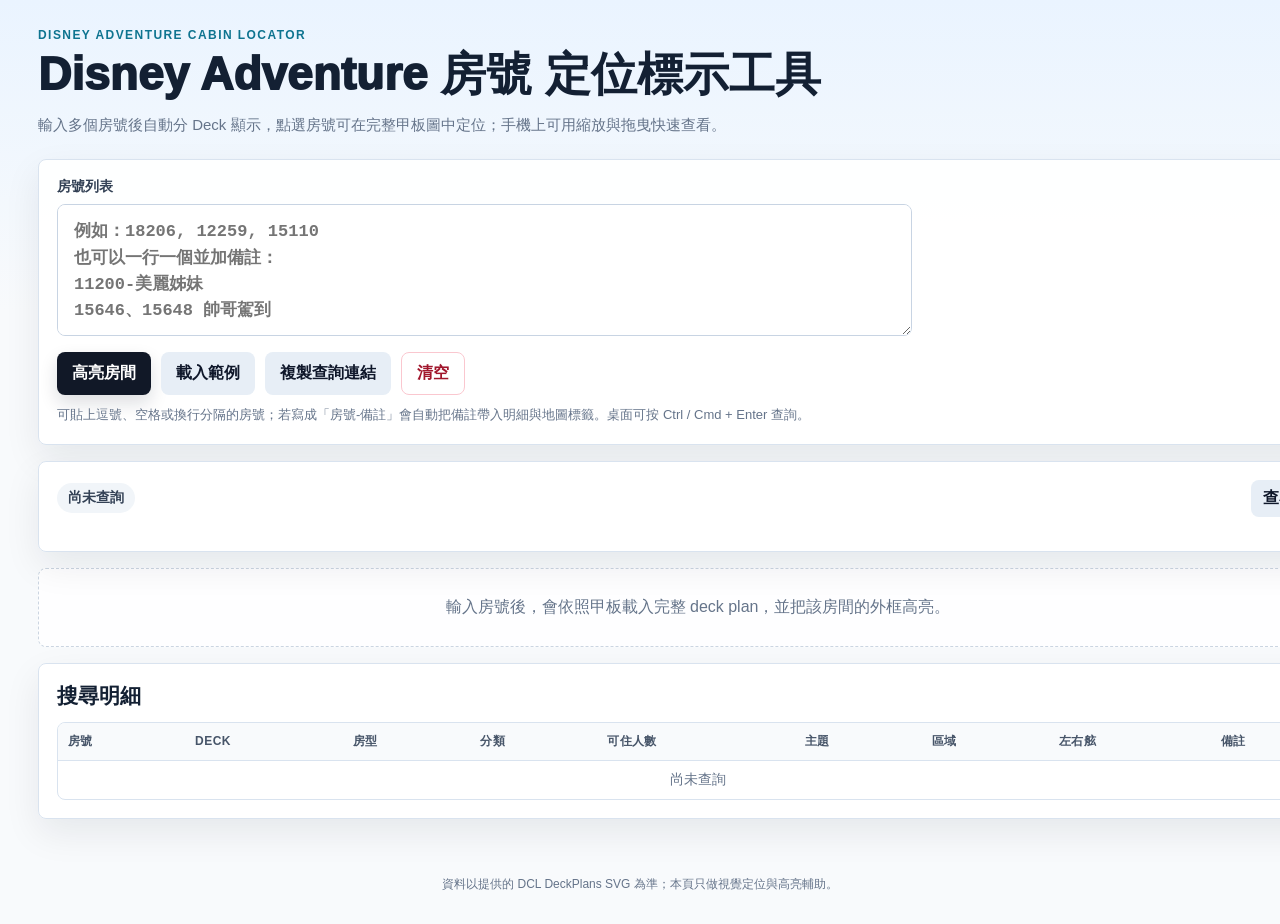
<file: map/index.html>
<!doctype html>
<html lang="zh-Hant">
<head>
  <meta charset="utf-8" />
  <meta name="viewport" content="width=device-width, initial-scale=1" />
  <title>Disney Adventure 房號 定位標示工具</title>
  <link rel="stylesheet" href="./styles.css?v=20260515-2" />
</head>
<body>
<header class="hero">
  <div>
    <p class="eyebrow">Disney Adventure Cabin Locator</p>
    <h1>Disney Adventure 房號 定位標示工具</h1>
    <p class="subtitle">輸入多個房號後自動分 Deck 顯示，點選房號可在完整甲板圖中定位；手機上可用縮放與拖曳快速查看。</p>
  </div>
</header>

<main class="layout">
  <section class="card input-card">
    <div class="input-main">
      <label for="roomsInput">房號列表</label>
      <textarea id="roomsInput" placeholder="例如：18206, 12259, 15110&#10;也可以一行一個並加備註：&#10;11200-美麗姊妹&#10;15646、15648 帥哥駕到"></textarea>
      <div class="actions">
        <button id="markBtn">高亮房間</button>
        <button class="secondary" id="demoBtn">載入範例</button>
        <button class="secondary" id="copyLinkBtn">複製查詢連結</button>
        <button class="ghost" id="clearBtn">清空</button>
      </div>
      <p class="input-hint">可貼上逗號、空格或換行分隔的房號；若寫成「房號-備註」會自動把備註帶入明細與地圖標籤。桌面可按 Ctrl / Cmd + Enter 查詢。</p>
    </div>
  </section>

  <section class="card status-card">
    <div class="status-top">
      <div id="summary" class="summary"><span class="pill neutral">尚未查詢</span></div>
      <button class="secondary compact" id="jumpResultsBtn" type="button">查看明細</button>
    </div>
    <div id="missingBox" class="missing-box"></div>
    <div id="deckTabs" class="deck-tabs"></div>
  </section>

  <section id="viewerArea" class="viewer-area">
    <div class="empty">輸入房號後，會依照甲板載入完整 deck plan，並把該房間的外框高亮。</div>
  </section>

  <section class="card results-card" id="resultsCard">
    <div class="section-title"><h2>搜尋明細</h2><small id="tableCount">0 筆</small></div>
    <div class="table-wrap">
      <table>
        <thead><tr><th>房號</th><th>Deck</th><th>房型</th><th>分類</th><th>可住人數</th><th>主題</th><th>區域</th><th>左右舷</th><th>備註</th></tr></thead>
        <tbody id="resultBody"><tr><td colspan="9" class="muted center">尚未查詢</td></tr></tbody>
      </table>
    </div>
  </section>
</main>

<footer class="footer">資料以提供的 DCL DeckPlans SVG 為準；本頁只做視覺定位與高亮輔助。</footer>
<script src="./app.js?v=20260515-2"></script>
</body>
</html>
</file>
<file: map/styles.css>
:root{
  --bg:#f5f7fb;
  --card:#fff;
  --ink:#132033;
  --muted:#65748a;
  --line:#d9e3ef;
  --soft:#f7fafc;
  --accent:#d91f45;
  --accent-2:#0e7490;
  --ok:#057a55;
  --warn:#b42318;
  --shadow:0 14px 36px rgba(15,23,42,.08);
}

*{box-sizing:border-box}
html{scroll-behavior:smooth}
body{
  margin:0;
  color:var(--ink);
  font-family:-apple-system,BlinkMacSystemFont,"Segoe UI","Noto Sans TC","Microsoft JhengHei",sans-serif;
  background:linear-gradient(180deg,#eaf4ff 0,#f8fafc 310px);
}
button,textarea,input,select{font:inherit}

.hero{
  max-width:1240px;
  margin:auto;
  padding:28px 18px 8px;
}
.eyebrow{
  margin:0 0 8px;
  color:var(--accent-2);
  font-size:12px;
  font-weight:900;
  text-transform:uppercase;
  letter-spacing:.12em;
}
.hero h1{
  margin:0;
  font-size:clamp(28px,4vw,46px);
  line-height:1.08;
  font-weight:950;
}
.subtitle{
  max-width:780px;
  margin:12px 0 0;
  color:var(--muted);
  font-size:15px;
  line-height:1.7;
}

.layout{
  max-width:1240px;
  margin:auto;
  padding:14px 18px 56px;
  display:grid;
  gap:16px;
}
.card,.deck-section{
  background:rgba(255,255,255,.96);
  border:1px solid var(--line);
  border-radius:8px;
  box-shadow:var(--shadow);
}
.card{padding:18px}
.input-card{
  display:grid;
  grid-template-columns:minmax(0,1.35fr) minmax(240px,.65fr);
  gap:16px;
  align-items:start;
}
label{
  display:block;
  margin:0 0 8px;
  font-size:14px;
  font-weight:900;
  color:#334155;
}
textarea{
  width:100%;
  min-height:132px;
  resize:vertical;
  border:1px solid #c8d4e3;
  border-radius:8px;
  padding:14px 16px;
  background:#fff;
  color:#0f172a;
  font:700 17px/1.55 ui-monospace,SFMono-Regular,Menlo,Consolas,monospace;
  outline:none;
}
textarea:focus{
  border-color:#38bdf8;
  box-shadow:0 0 0 4px rgba(14,116,144,.14);
}
input,select{
  min-height:42px;
  border:1px solid #c8d4e3;
  border-radius:8px;
  padding:9px 11px;
  background:#fff;
  color:#0f172a;
  outline:none;
}
input:focus,select:focus{
  border-color:#38bdf8;
  box-shadow:0 0 0 4px rgba(14,116,144,.14);
}
.actions{
  display:flex;
  flex-wrap:wrap;
  gap:10px;
  margin-top:12px;
}
button{
  min-height:42px;
  border:0;
  border-radius:8px;
  padding:10px 15px;
  cursor:pointer;
  background:#111827;
  color:#fff;
  font-weight:900;
  box-shadow:0 8px 18px rgba(15,23,42,.14);
  transition:transform .16s ease,background .16s ease,border-color .16s ease;
}
button:hover{transform:translateY(-1px)}
button:active{transform:translateY(0)}
button.secondary{
  background:#e7eef6;
  color:#0f172a;
  box-shadow:none;
}
button.ghost{
  background:#fff;
  color:#a1162c;
  border:1px solid #fac7cf;
  box-shadow:none;
}
button.compact{
  min-height:36px;
  padding:8px 12px;
  white-space:nowrap;
}
.input-hint,.note{
  margin:10px 0 0;
  color:var(--muted);
  font-size:13px;
  line-height:1.6;
}
.note{grid-column:1/-1}
code{
  background:#eef6ff;
  color:#075985;
  border-radius:5px;
  padding:1px 5px;
  font-size:.92em;
}

.status-card{
  position:sticky;
  top:0;
  z-index:10;
  backdrop-filter:blur(14px);
}
.status-top{
  display:flex;
  align-items:center;
  justify-content:space-between;
  gap:12px;
}
.summary{
  display:flex;
  flex-wrap:wrap;
  gap:8px;
  align-items:center;
}
.pill{
  display:inline-flex;
  align-items:center;
  border-radius:999px;
  padding:6px 11px;
  background:#eff6ff;
  color:#1d4ed8;
  font-size:14px;
  font-weight:900;
}
.pill.ok{background:#ecfdf5;color:#047857}
.pill.warn{background:#fef2f2;color:#b91c1c}
.pill.neutral{background:#f1f5f9;color:#334155}
.missing-box{
  display:none;
  margin-top:12px;
  border:1px solid #fecaca;
  background:#fff1f2;
  color:#991b1b;
  border-radius:8px;
  padding:12px;
  font-weight:750;
  line-height:1.65;
}
.deck-tabs{
  display:flex;
  gap:8px;
  margin-top:14px;
  overflow-x:auto;
  padding-bottom:2px;
  scrollbar-width:thin;
}
.deck-tab{
  flex:0 0 auto;
  border:1px solid var(--line);
  background:#fff;
  color:#0f172a;
  box-shadow:none;
  padding:8px 12px;
}
.deck-tab.active,.deck-tab:hover{
  background:#111827;
  color:#fff;
  border-color:#111827;
}

.viewer-area{display:grid;gap:16px}
.empty{
  color:var(--muted);
  padding:28px;
  text-align:center;
  border:1px dashed #cbd5e1;
  border-radius:8px;
  background:rgba(255,255,255,.8);
}
.deck-section{
  overflow:hidden;
  scroll-margin-top:92px;
}
.deck-head{
  display:grid;
  grid-template-columns:minmax(180px,.5fr) minmax(0,1fr);
  gap:12px;
  padding:15px 16px;
  border-bottom:1px solid var(--line);
  background:linear-gradient(180deg,#fff,#f8fafc);
}
.deck-head h2{
  margin:0;
  font-size:22px;
}
.deck-head p{
  margin:6px 0 0;
  color:var(--muted);
  font-size:13px;
  line-height:1.55;
}
.room-list{
  display:flex;
  flex-wrap:wrap;
  gap:8px;
  justify-content:flex-end;
  align-content:start;
}
.room-chip{
  min-height:36px;
  border:1px solid #cbd5e1;
  border-radius:8px;
  background:#fff;
  color:#0f172a;
  padding:7px 10px;
  font-size:13px;
  font-weight:900;
  line-height:1;
  cursor:pointer;
  box-shadow:none;
}
.room-chip:hover,.room-chip.active{
  background:#e8f7fb;
  border-color:#22d3ee;
  color:#0e7490;
}
.mini-note{
  align-self:center;
  font-size:13px;
  line-height:1.45;
}
.svg-tools{
  display:flex;
  flex-wrap:wrap;
  align-items:center;
  justify-content:space-between;
  gap:10px;
  padding:10px 14px;
  border-bottom:1px solid var(--line);
  background:#fbfdff;
}
.svg-tools small{
  color:var(--muted);
  font-weight:750;
}
.tool-group{
  display:flex;
  align-items:center;
  gap:8px;
}
.icon-btn{
  width:38px;
  min-height:38px;
  padding:0;
  display:inline-grid;
  place-items:center;
  background:#fff;
  color:#0f172a;
  border:1px solid var(--line);
  box-shadow:none;
}
.zoom-label{
  min-width:48px;
  text-align:center;
  color:#475569;
  font-size:13px;
  font-weight:900;
}
.download-map{
  min-height:38px;
  padding:8px 11px;
  background:#0e7490;
  color:#fff;
  box-shadow:none;
  white-space:nowrap;
}
.download-map:disabled{
  cursor:progress;
  opacity:.72;
}
.svg-wrap{
  height:min(76vh,820px);
  min-height:520px;
  overflow:auto;
  background:#e9eff6;
  padding:16px;
  overscroll-behavior:contain;
  -webkit-overflow-scrolling:touch;
  touch-action:pan-x pan-y;
}
.svg-stage{
  width:max-content;
  min-width:100%;
  display:flex;
  justify-content:center;
}
.svg-stage svg{
  display:block;
  width:var(--svg-width,760px);
  max-width:none;
  height:auto;
  background:#fff;
  border-radius:8px;
  box-shadow:0 10px 30px rgba(15,23,42,.10);
}

.section-title{
  display:flex;
  align-items:center;
  justify-content:space-between;
  gap:12px;
  margin-bottom:12px;
}
.section-title h2{
  margin:0;
  font-size:21px;
}
.section-title small{
  color:var(--muted);
  font-weight:900;
}
.table-wrap{
  overflow:auto;
  border:1px solid var(--line);
  border-radius:8px;
  background:#fff;
}
table{
  width:100%;
  border-collapse:collapse;
  font-size:14px;
  min-width:1280px;
}
th,td{
  border-bottom:1px solid var(--line);
  padding:10px;
  text-align:left;
  white-space:nowrap;
}
th{
  background:#f8fafc;
  color:#475569;
  font-size:12px;
  text-transform:uppercase;
  letter-spacing:.04em;
}
tr:last-child td{border-bottom:0}
tr[data-room]{cursor:pointer}
tr.active td{background:#ecfeff}
.note-input{
  width:220px;
  max-width:100%;
  min-height:36px;
  border:1px solid #c8d4e3;
  border-radius:8px;
  padding:7px 10px;
  color:#0f172a;
  background:#fff;
  outline:none;
}
.note-input:focus{
  border-color:#38bdf8;
  box-shadow:0 0 0 3px rgba(14,116,144,.14);
}
.muted{color:var(--muted)}
.center{text-align:center}
.footer{
  text-align:center;
  color:var(--muted);
  font-size:12px;
  line-height:1.6;
  padding:0 18px 30px;
}

.deck-svg [id^="room-"]{
  transition:fill .16s ease,stroke .16s ease,stroke-width .16s ease,filter .16s ease;
}
.deck-svg .room-highlight{
  fill:#fff176!important;
  stroke:#d91f45!important;
  stroke-width:5!important;
  filter:drop-shadow(0 0 4px rgba(217,31,69,.7));
}
.deck-svg .room-active{
  fill:#67e8f9!important;
  stroke:#0e7490!important;
  stroke-width:6!important;
  filter:drop-shadow(0 0 5px rgba(14,116,144,.8));
}
.deck-svg .number-highlight,.deck-svg .number-active{
  fill:#991b1b!important;
  font-weight:900!important;
  paint-order:stroke;
  stroke:#fff!important;
  stroke-width:2.5px!important;
}
.deck-svg .number-active{fill:#0e7490!important}
.deck-svg .room-note-label{pointer-events:none}
.deck-svg .room-note-label rect{
  fill:#111827;
  stroke:#fff;
  stroke-width:2;
  filter:drop-shadow(0 1px 2px rgba(15,23,42,.35));
}
.deck-svg .room-note-label text{
  fill:#fff;
  font:700 13px -apple-system,BlinkMacSystemFont,"Segoe UI","Noto Sans TC",sans-serif;
  paint-order:stroke;
  stroke:#111827;
  stroke-width:1px;
}

@media(max-width:860px){
  body{background:#f8fafc}
  .hero{padding:22px 14px 6px}
  .layout{padding:10px 12px 42px;gap:12px}
  .card{padding:14px}
  .input-card{grid-template-columns:1fr}
  textarea{
    min-height:108px;
    font-size:16px;
  }
  .actions{
    display:grid;
    grid-template-columns:1fr 1fr;
  }
  .actions button:first-child{grid-column:1/-1}
  .status-card{
    margin-left:-12px;
    margin-right:-12px;
    border-left:0;
    border-right:0;
    border-radius:0;
    padding:12px;
  }
  .status-top{align-items:flex-start}
  .summary{gap:6px}
  .pill{font-size:13px;padding:6px 9px}
  .deck-section{scroll-margin-top:116px}
  .deck-head{
    grid-template-columns:1fr;
    padding:14px;
  }
  .room-list{
    justify-content:flex-start;
    flex-wrap:nowrap;
    overflow-x:auto;
    padding-bottom:2px;
  }
  .room-chip{flex:0 0 auto}
  .svg-tools{
    position:sticky;
    top:105px;
    z-index:5;
  }
  .svg-tools small{
    order:2;
    width:100%;
    overflow:hidden;
    text-overflow:ellipsis;
    white-space:nowrap;
  }
  .tool-group{
    width:100%;
    justify-content:flex-start;
    overflow-x:auto;
    padding-bottom:2px;
  }
  .download-map{margin-left:auto}
  .svg-wrap{
    height:66vh;
    min-height:430px;
    padding:12px;
  }
  .svg-stage{justify-content:flex-start}
  .table-wrap{
    overflow:visible;
    border:0;
    background:transparent;
  }
  table,thead,tbody,tr,td{display:block}
  table{min-width:0}
  thead{display:none}
  tbody{display:grid;gap:10px}
  tr[data-room]{
    border:1px solid var(--line);
    border-radius:8px;
    background:#fff;
    box-shadow:0 8px 18px rgba(15,23,42,.06);
    padding:10px;
  }
  td{
    display:flex;
    justify-content:space-between;
    gap:14px;
    border:0;
    padding:6px 0;
    white-space:normal;
    text-align:right;
  }
  td::before{
    content:attr(data-label);
    color:var(--muted);
    font-size:12px;
    font-weight:900;
    text-align:left;
  }
  td:first-child{
    font-size:19px;
    padding-bottom:8px;
    border-bottom:1px solid var(--line);
  }
  td:first-child::before{content:"房號"}
  .note-input{
    width:min(62vw,260px);
    text-align:left;
  }
  tr:not([data-room]) td{
    display:block;
    text-align:center;
    padding:18px;
    border:1px dashed var(--line);
    border-radius:8px;
    background:#fff;
  }
  tr:not([data-room]) td::before{content:""}
}

@media(max-width:520px){
  .hero h1{font-size:28px}
  .subtitle{font-size:14px}
  .actions{grid-template-columns:1fr}
  .note{grid-column:auto}
  .status-top{display:block}
  #jumpResultsBtn{display:none}
  .deck-tabs{margin-top:10px}
  .svg-tools{top:128px}
  .svg-wrap{
    height:64vh;
    min-height:380px;
  }
}
</file>
